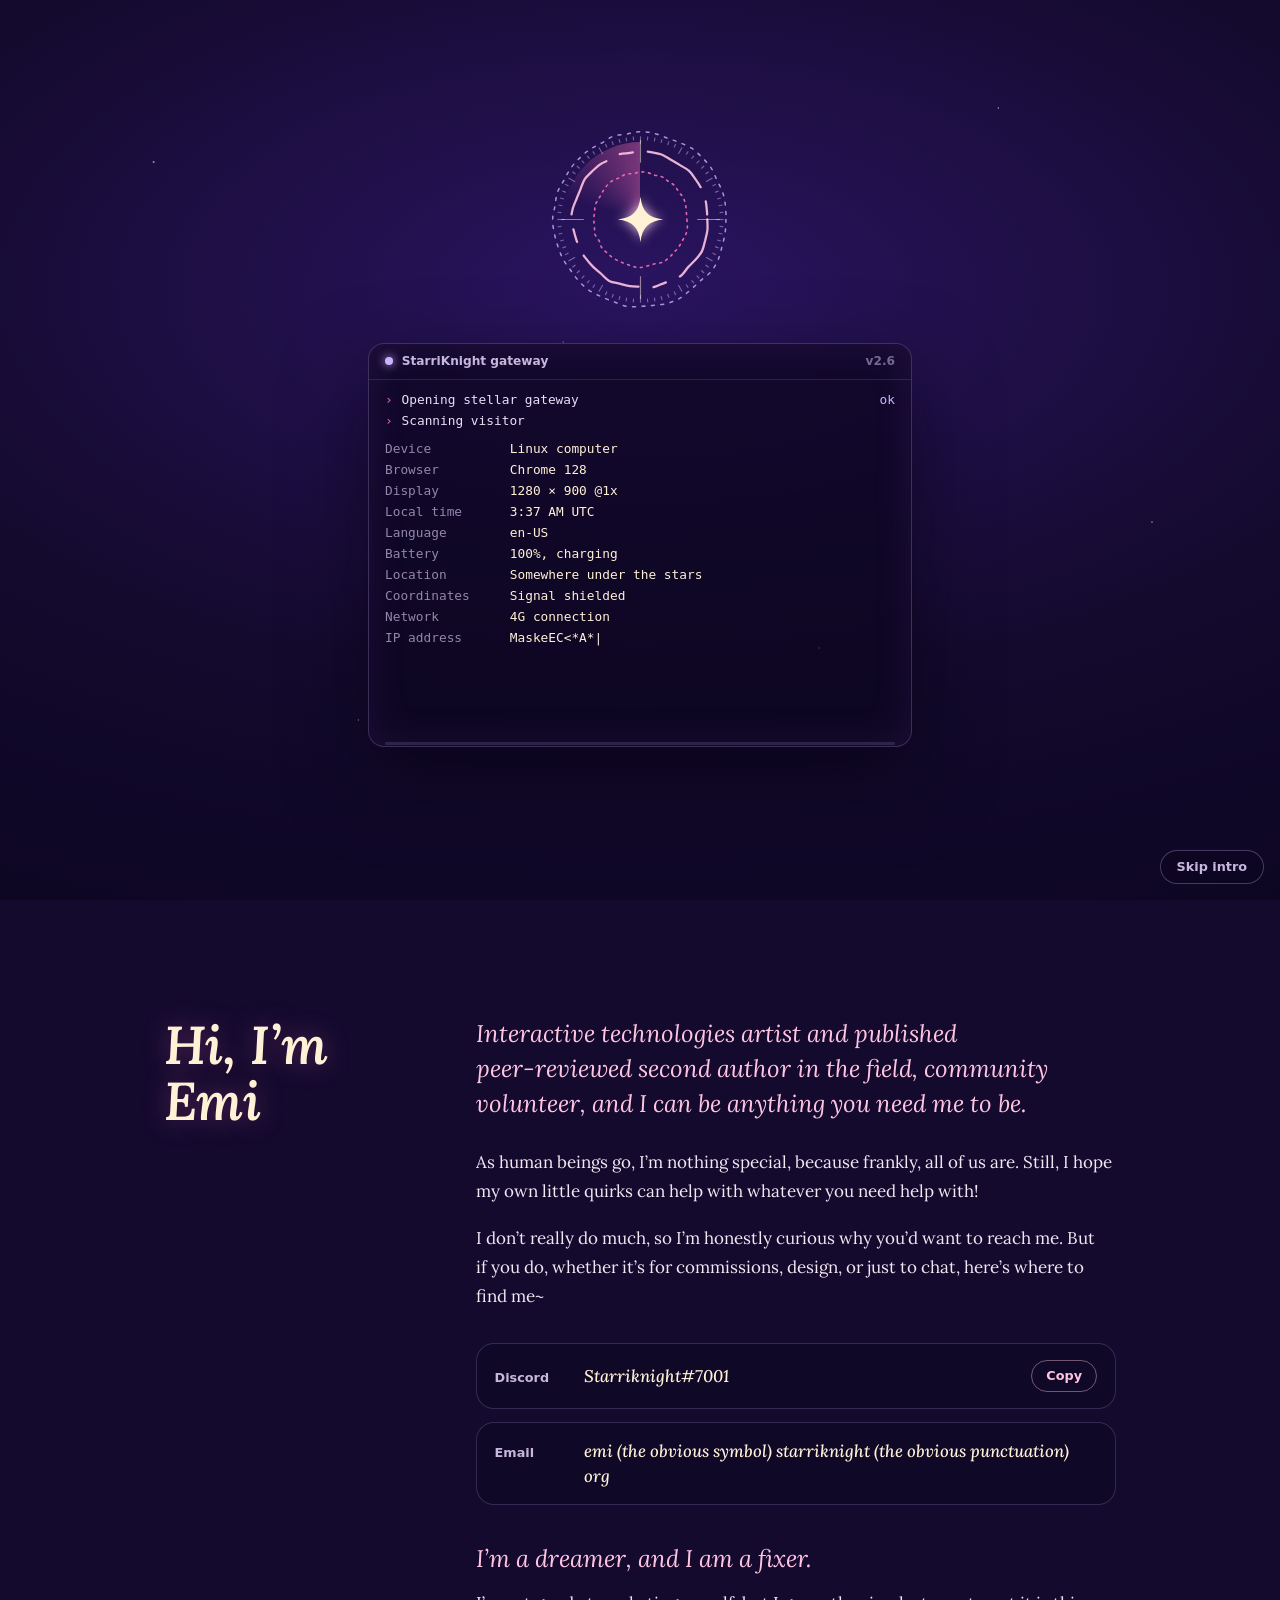
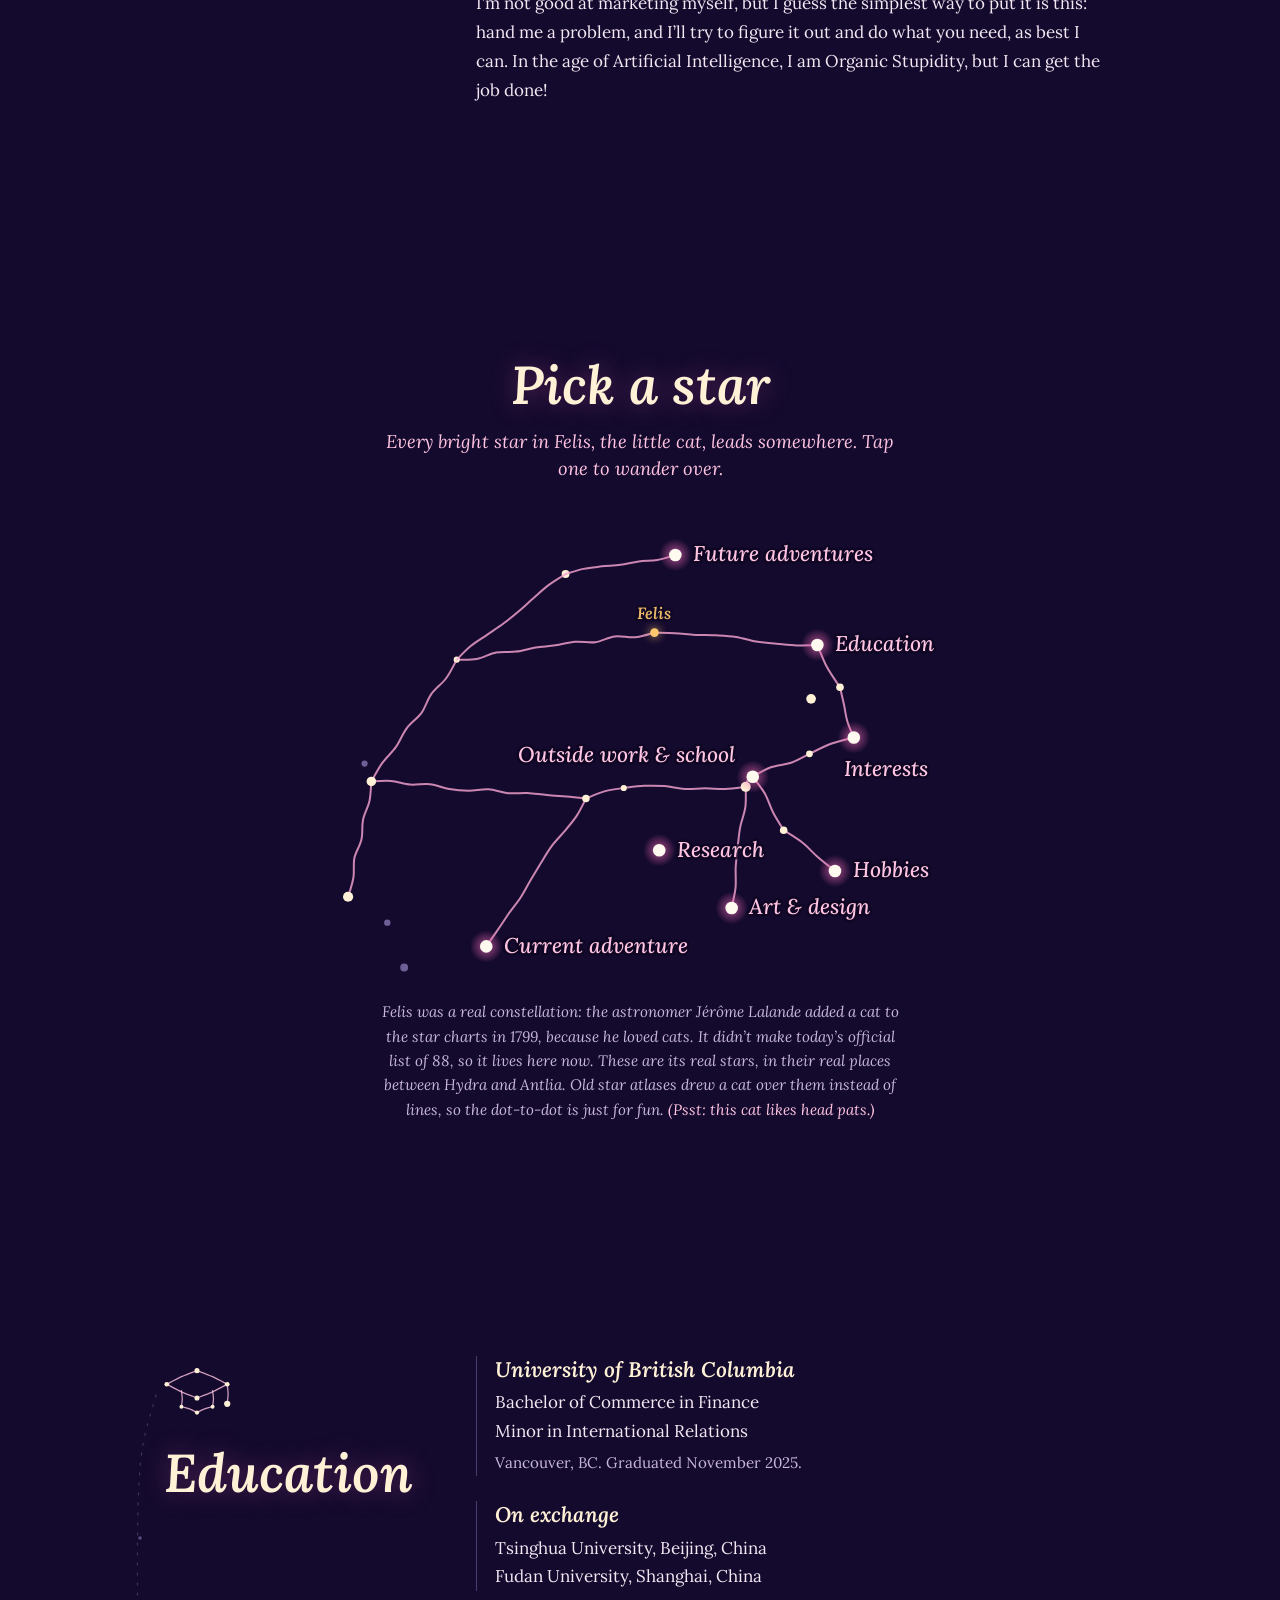
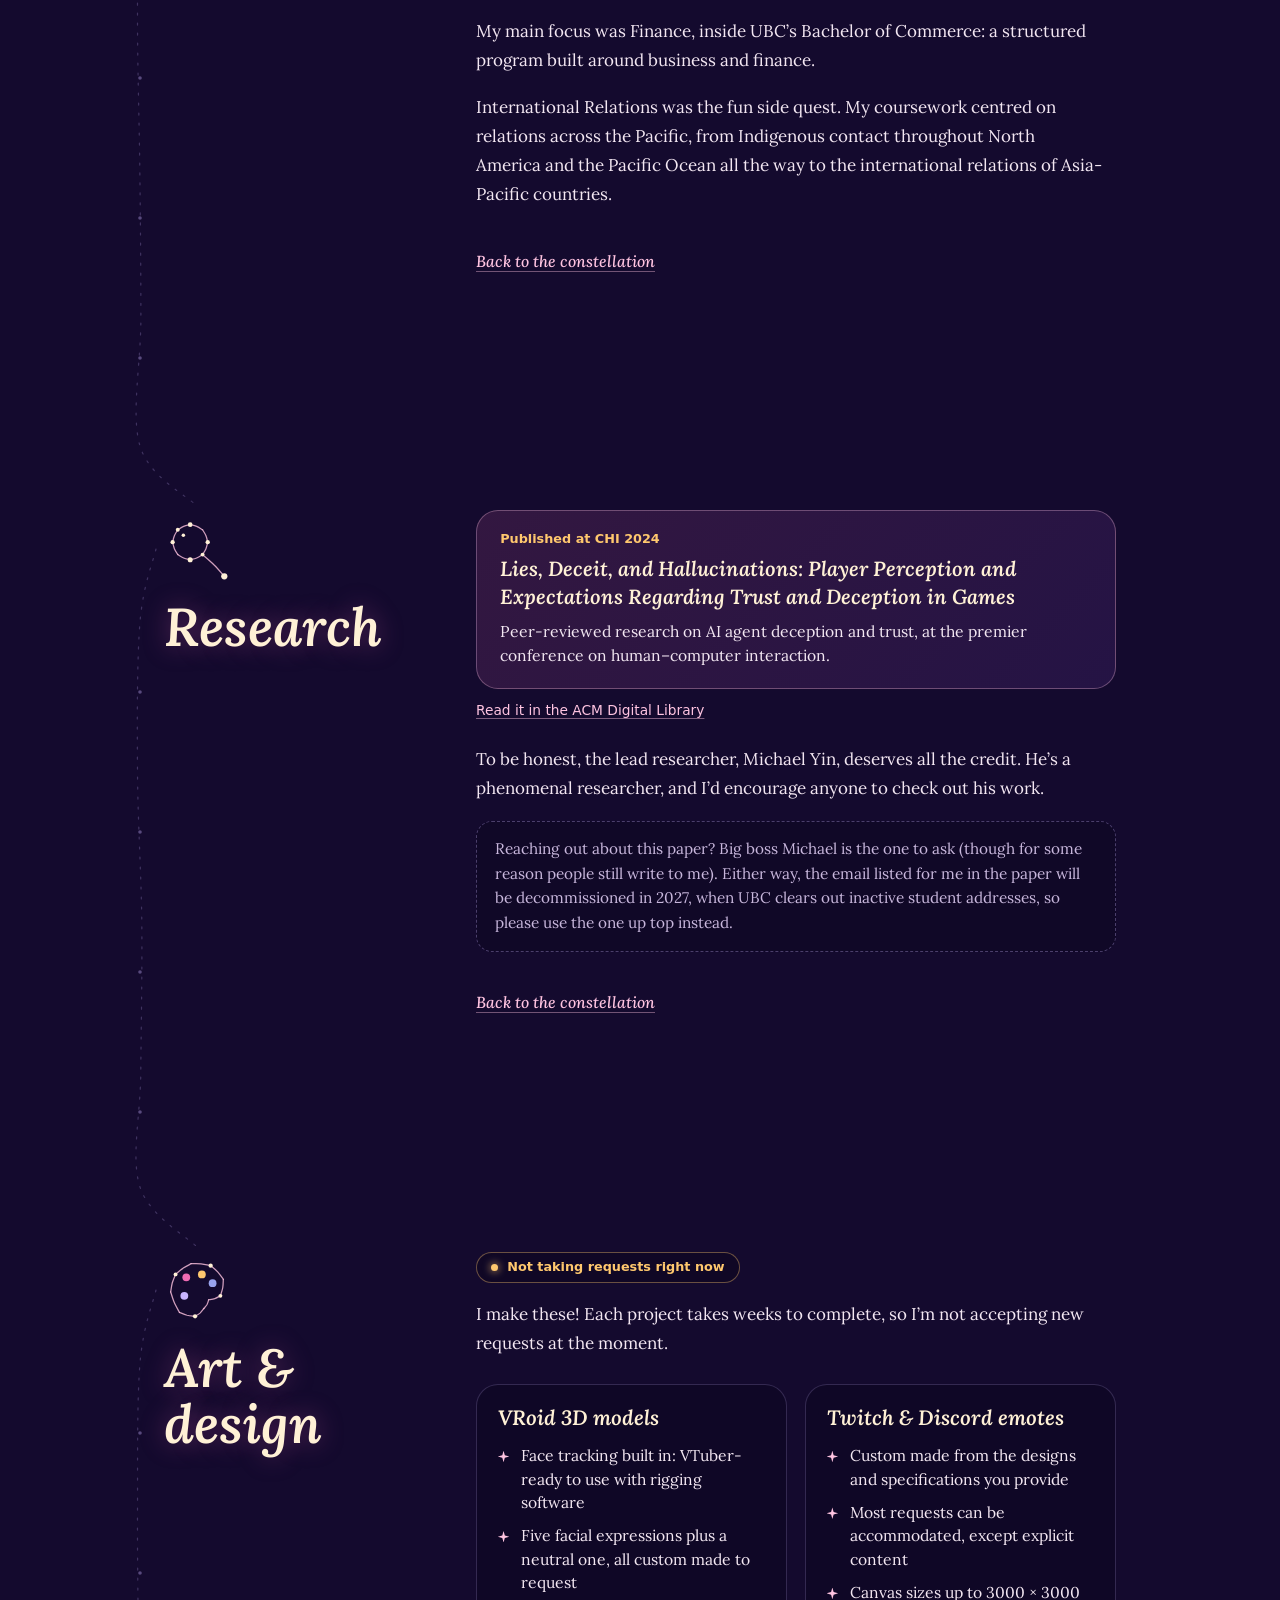
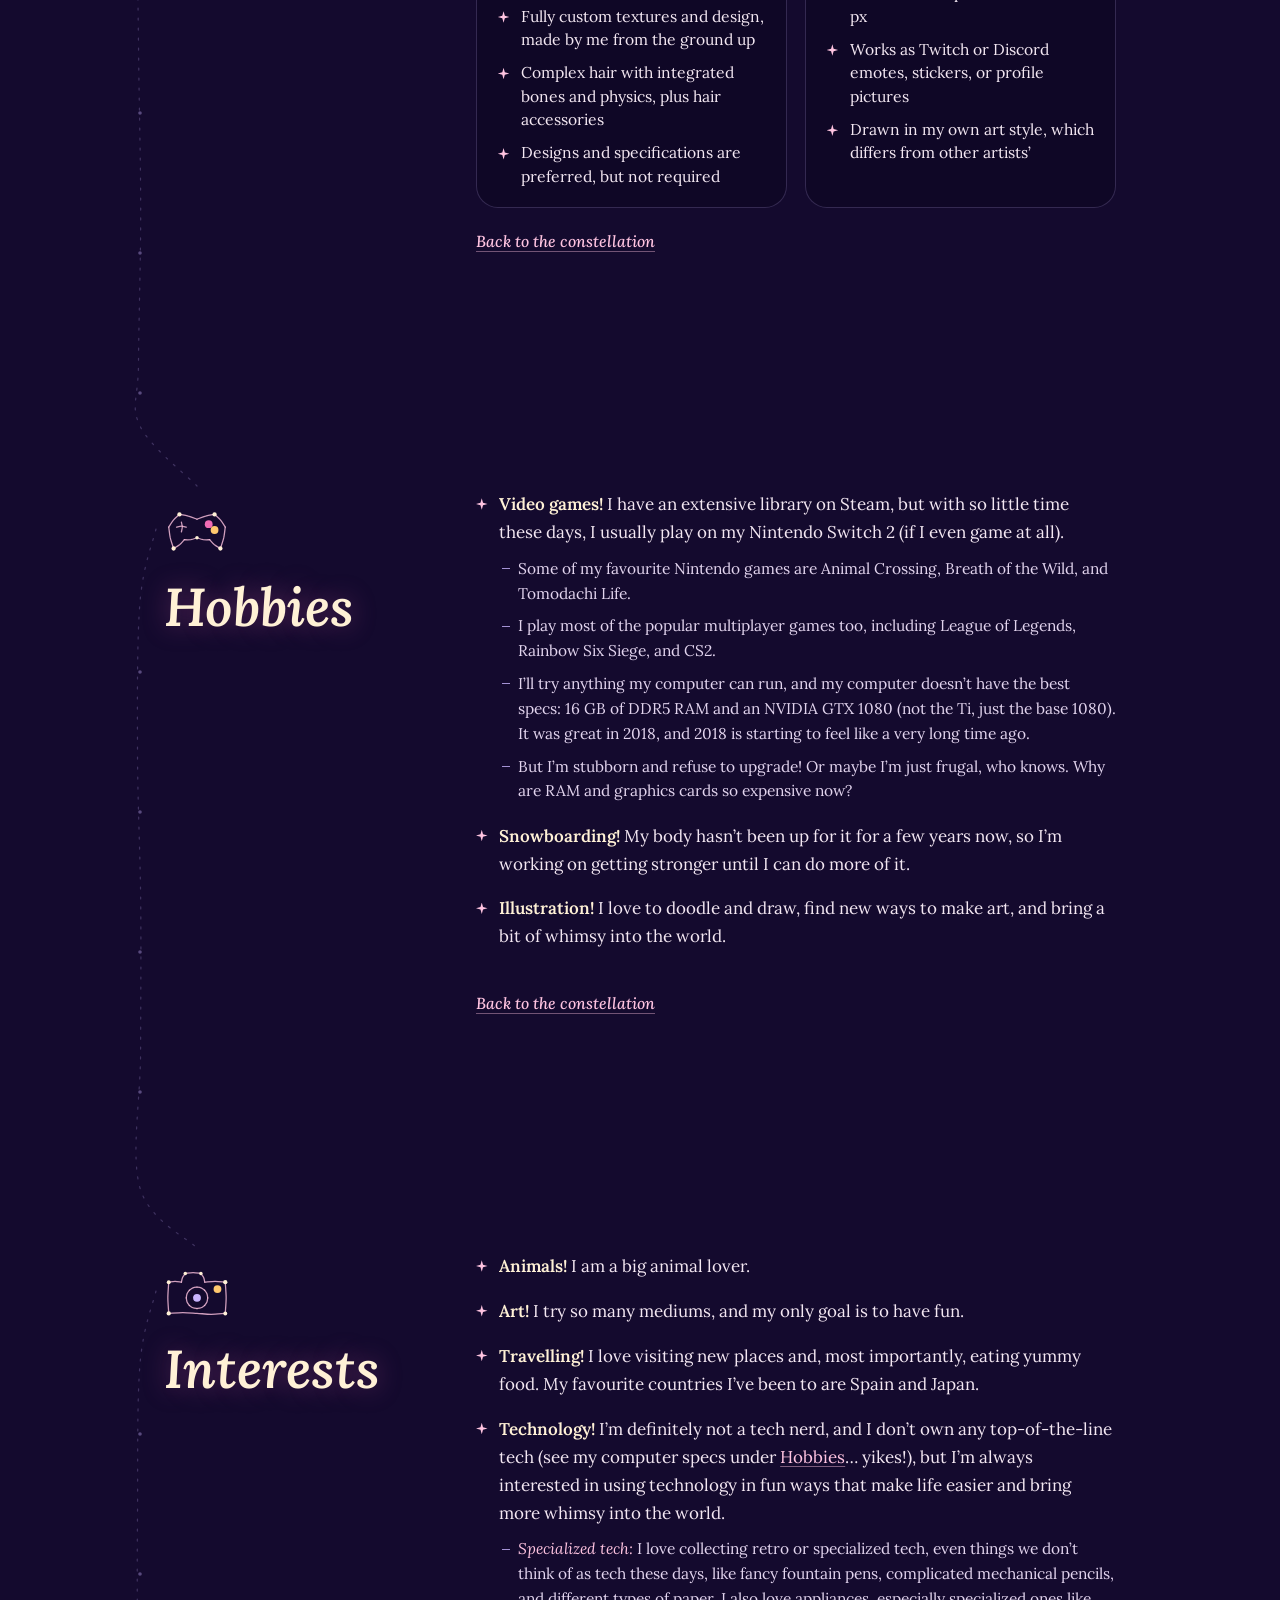
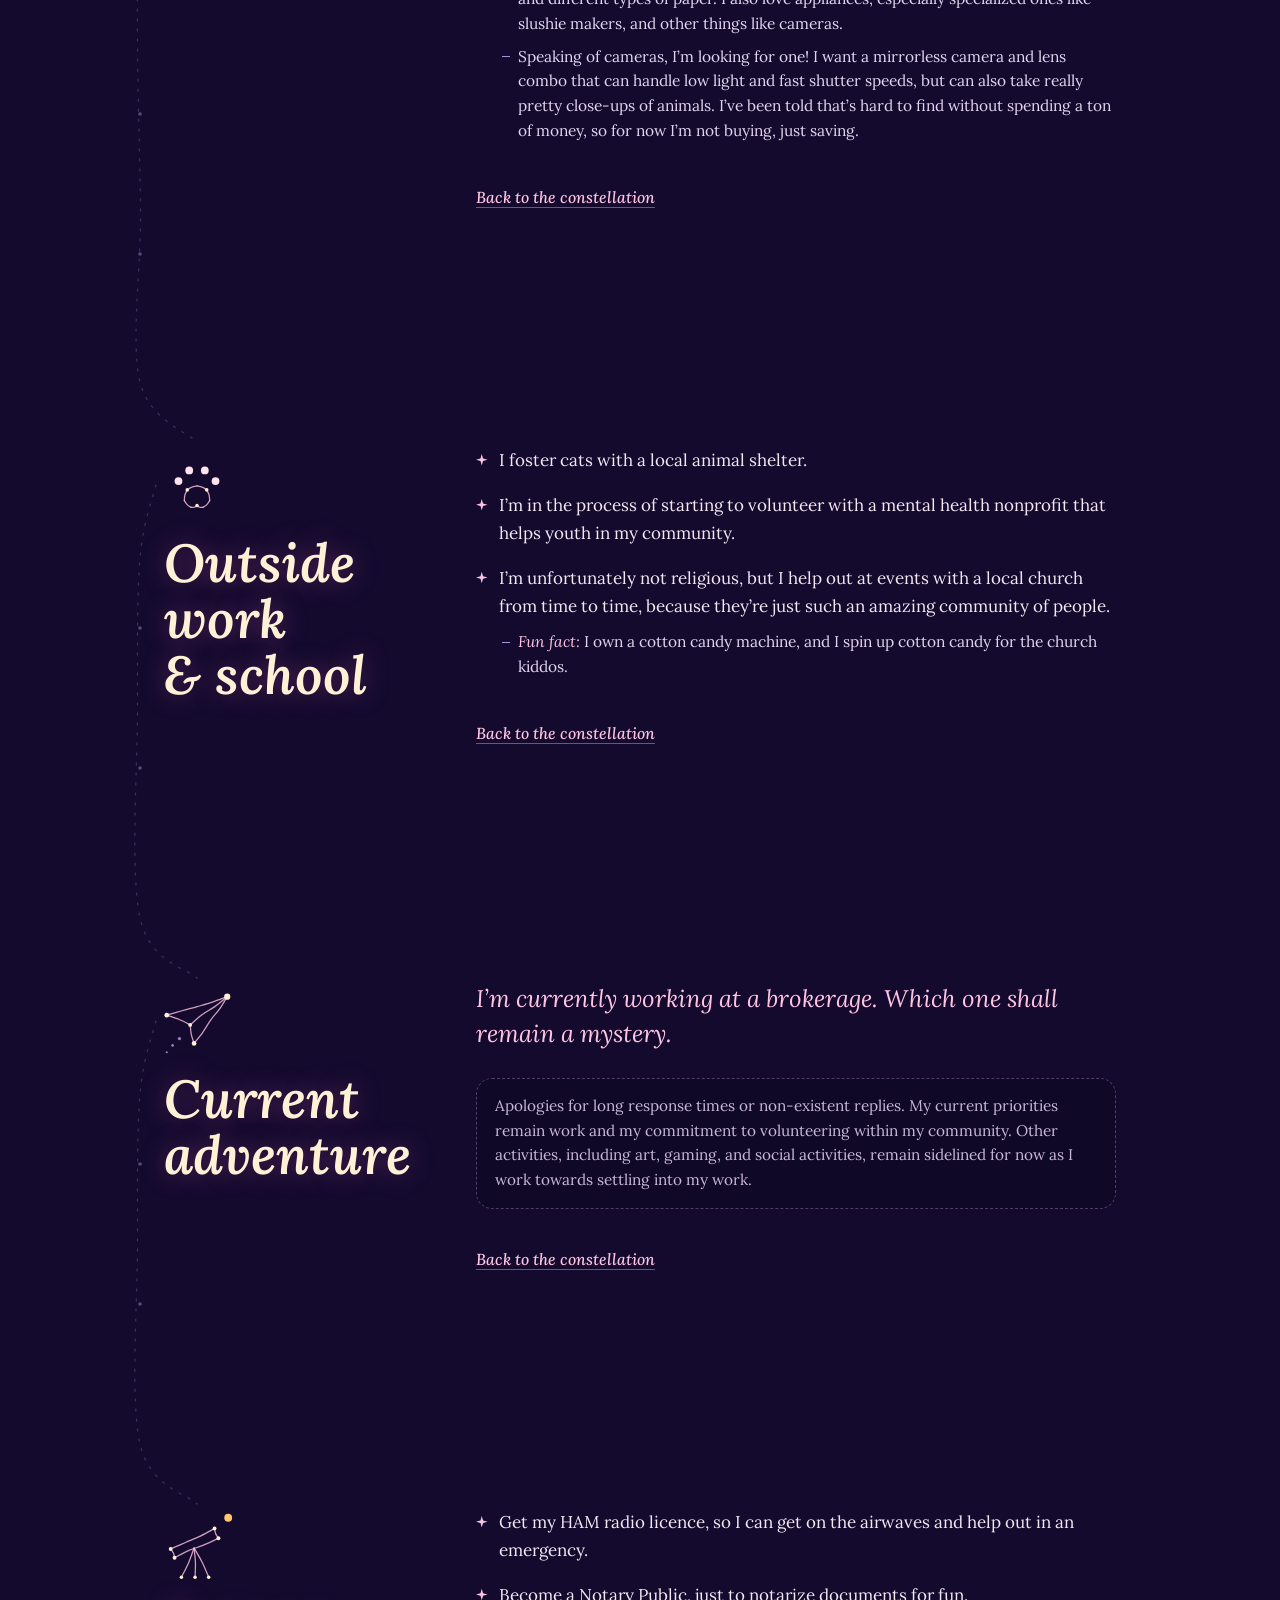
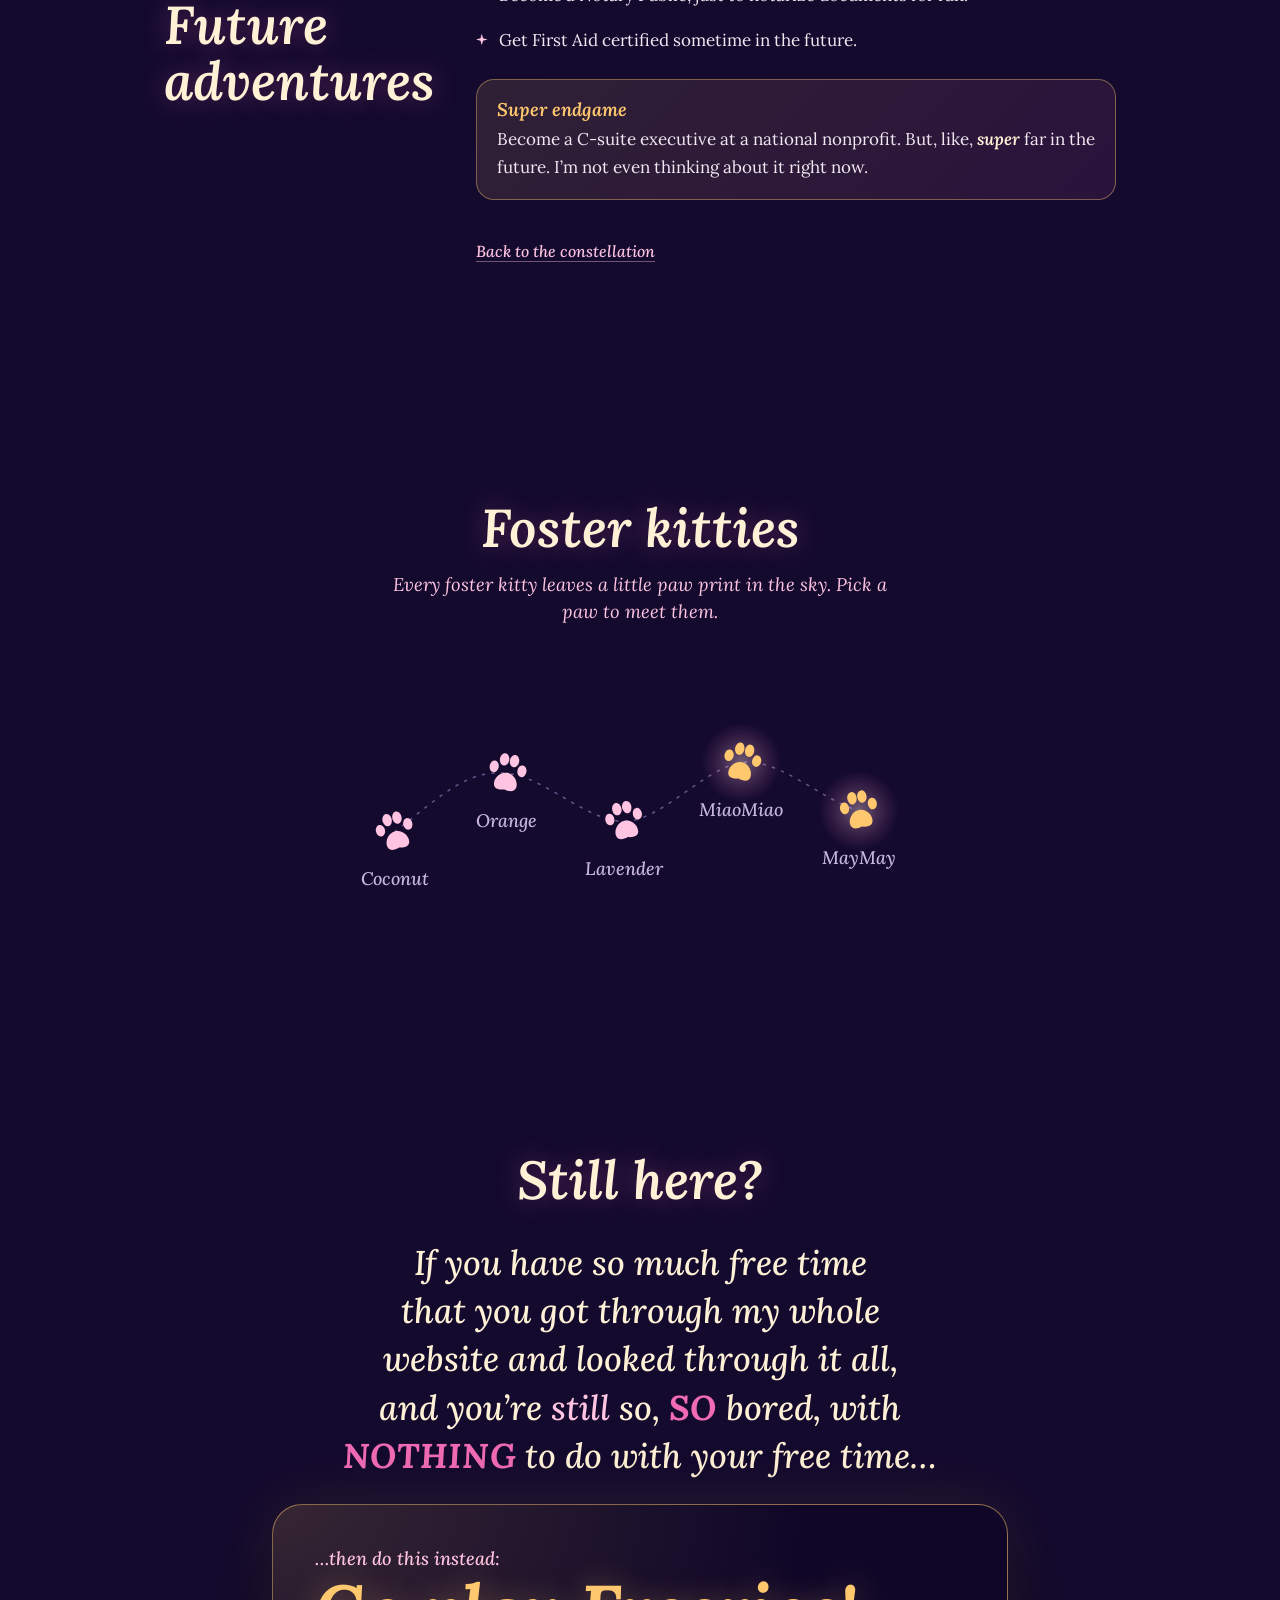
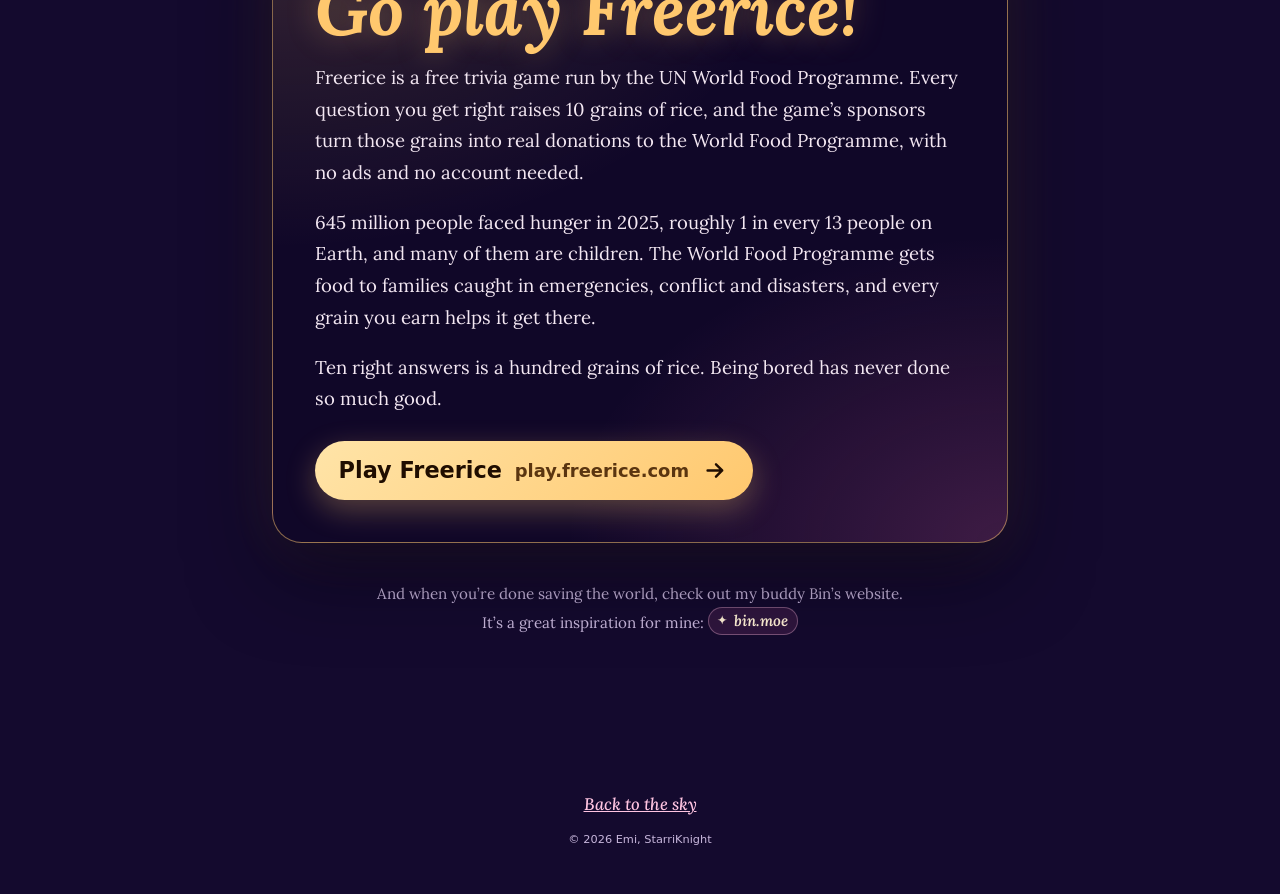
<file: index.html>
<!doctype html>
<html lang="en" class="no-js">
<head>
  <meta charset="utf-8">
  <meta name="viewport" content="width=device-width, initial-scale=1, viewport-fit=cover">
  <!-- Keep this page (and its pictures) out of search engines. Don't block it in a
       robots.txt: crawlers then never see this tag, and the page can still be listed. -->
  <meta name="robots" content="noindex, nofollow, noimageindex">
  <title>StarriKnight — Emi</title>
  <meta name="description" content="Emi's little corner of the night sky: 3D models and emotes, research, hobbies, little adventures, and how to say hi.">
  <meta name="theme-color" content="#140a2e">
  <meta name="color-scheme" content="dark">

  <meta property="og:type" content="website">
  <meta property="og:site_name" content="StarriKnight">
  <meta property="og:title" content="StarriKnight — Emi">
  <meta property="og:description" content="Emi's little corner of the night sky. Tap a star to light it up, or paint your own.">
  <meta property="og:url" content="https://starriknight.org/">
  <meta property="og:image" content="https://starriknight.org/assets/img/og-image.jpg">
  <meta property="og:image:width" content="1200">
  <meta property="og:image:height" content="630">
  <meta name="twitter:card" content="summary_large_image">

  <link rel="icon" href="assets/img/favicon.svg" type="image/svg+xml">
  <link rel="icon" href="assets/img/favicon-32.png" sizes="32x32" type="image/png">
  <link rel="apple-touch-icon" href="assets/img/apple-touch-icon.png">
  <link rel="manifest" href="site.webmanifest">

  <link rel="preload" href="assets/fonts/Lora-Italic-Variable.woff2" as="font" type="font/woff2" crossorigin>
  <link rel="stylesheet" href="assets/css/site.css">

  <script>
    /* Decide which entrance plays before the first paint, so nothing flashes.
       full    = the "secure gateway" scan        (first visit in this tab)
       nfc     = the "tap access via NFC" drop-in  (/nfc/, ?nfc, or an nfc. subdomain)
       airdrop = arrives like a shared photo       (/airdrop/ or ?airdrop)
       brief   = a quick "welcome back"            (already entered in this tab)   */
    (function () {
      var d = document.documentElement, q = location.search, mode = 'full';
      d.className = d.className.replace('no-js', 'js');
      try {
        if (/[?&]nfc(=|&|$)/.test(q) || /^nfc\./i.test(location.hostname)) mode = 'nfc';
        else if (/[?&]airdrop(=|&|$)/.test(q) || /^airdrop\./i.test(location.hostname)) mode = 'airdrop';
        else if (/[?&]intro(=|&|$)/.test(q)) mode = 'full';
        else if (sessionStorage.getItem('sk-pass')) mode = 'brief';
      } catch (e) {}
      d.setAttribute('data-gate', mode);
      d.classList.add('gate-open');
    })();
  </script>
  <script src="assets/js/skystate.js" defer></script>
  <script src="assets/js/sky.js" defer></script>
  <script src="assets/js/gate.js" defer></script>
  <script src="assets/js/site.js" defer></script>
</head>
<body>
  <!-- Entrance overlay. gate.js fills it in; until then it's just the night veil. -->
  <div class="gate" id="gate"><div class="gate__veil"></div></div>
  <noscript><style>.gate { display: none !important; } html.gate-open { overflow: auto; }</style></noscript>

  <!-- The painting: sky, living brushwork, land, cypress -->
  <div class="sky" id="sky" aria-hidden="true">
    <canvas class="sky__paint"></canvas>
    <canvas class="sky__live"></canvas>
    <canvas class="sky__land"></canvas>
    <canvas class="sky__cypress"></canvas>
  </div>
  <div class="scrim" aria-hidden="true"></div>

  <header class="bar" data-ui>
    <a class="bar__mark" href="#top" aria-label="Back to the top">
      <svg viewBox="0 0 32 32" aria-hidden="true"><path d="M16 2.5c.9 6.6 3.9 9.6 10.5 10.5-6.6.9-9.6 3.9-10.5 10.5-.9-6.6-3.9-9.6-10.5-10.5C12.1 12.1 15.1 9.1 16 2.5z"/><circle cx="25.5" cy="25" r="2.2"/></svg>
    </a>

    <div class="bar__tools">
      <button class="wx" type="button" aria-expanded="false" aria-controls="wx-panel" hidden>
        <svg class="wx__icon wxi" viewBox="0 0 24 24" aria-hidden="true"></svg>
        <span class="wx__temp"></span>
        <span class="sr-only">Weather and sky</span>
      </button>

      <button class="bar__btn sound" type="button" aria-pressed="false" title="Star sounds">
        <svg viewBox="0 0 24 24" aria-hidden="true">
          <path class="sound__body" d="M4 9.5h3.2L12 5.5v13l-4.8-4H4z"/>
          <path class="sound__wave" d="M15.5 9a4.2 4.2 0 0 1 0 6M18 6.5a7.6 7.6 0 0 1 0 11"/>
          <path class="sound__mute" d="M15.5 9.5l5 5m0-5l-5 5"/>
        </svg>
        <span class="sr-only">Star sounds</span>
      </button>

      <button class="pass" type="button" aria-expanded="false" aria-controls="pass-panel" hidden>
        <span class="pass__dot" aria-hidden="true"></span>
        <span class="pass__label">Guest pass</span>
      </button>
    </div>

    <div class="pass-panel" id="pass-panel" role="dialog" aria-label="Your guest pass" hidden>
      <p class="pass-panel__title">Guest pass</p>
      <dl class="pass-panel__rows"></dl>
      <!-- A pocket star map: Felis again, small, for jumping around the page -->
      <nav class="pass-map" aria-label="Star map of this page">
        <p class="pass-map__label">Star map</p>
        <svg class="pass-map__sky" viewBox="0 0 560 362" aria-hidden="true"></svg>
        <ul class="pass-map__links">
          <li><a href="#hello">Hi, I’m Emi</a></li>
          <li><a href="#education" data-map="ear">Education</a></li>
          <li><a href="#research" data-map="gem">Research</a></li>
          <li><a href="#art" data-map="fpaw">Art &amp; design</a></li>
          <li><a href="#hobbies" data-map="raised">Hobbies</a></li>
          <li><a href="#interests" data-map="nose">Interests</a></li>
          <li><a href="#outside" data-map="heart">Outside work &amp; school</a></li>
          <li><a href="#now" data-map="hpaw2">Current adventure</a></li>
          <li><a href="#future" data-map="tip">Future adventures</a></li>
          <li><a href="#kitties">Foster kitties</a></li>
          <li><a href="#still-here">Still here?</a></li>
        </ul>
      </nav>
      <p class="pass-panel__note">Read from your browser for this visit only. Nothing is saved.</p>
      <p class="pass-panel__note">If the amount of information found here worries you, be more scared of big tech companies! I have no motive or reason to collect this data, and I couldn’t anyway: this site is lovingly hosted by GitHub Pages, which can only hand out the site’s files. There’s no database or server behind it to store anything.</p>
    </div>

    <div class="pass-panel wx-panel" id="wx-panel" role="dialog" aria-label="Your sky and weather" hidden>
      <p class="pass-panel__title wx-panel__place"></p>
      <div class="wx-panel__now"></div>
      <ol class="wx-panel__days"></ol>
      <p class="wx-panel__label">The sky above this page</p>
      <div class="wx-panel__modes" role="group" aria-label="Sky">
        <button type="button" data-sky-mode="live" aria-pressed="true">Follows your time &amp; weather</button>
        <button type="button" data-sky-mode="night" aria-pressed="false">Always a starry night</button>
      </div>
      <p class="pass-panel__note wx-panel__credit">Weather by <a href="https://open-meteo.com/" target="_blank" rel="noopener">Open-Meteo</a>, for the rough location your entrance scan found.</p>
    </div>
  </header>

  <!-- Pops up when a visitor catches a shooting star. Wishes never leave the visitor's browser. -->
  <div class="wish" id="wish" role="dialog" aria-labelledby="wish-title" aria-describedby="wish-note" data-ui hidden>
    <svg class="wish__star" viewBox="0 0 32 32" aria-hidden="true"><path d="M16 2.5c.9 6.6 3.9 9.6 10.5 10.5-6.6.9-9.6 3.9-10.5 10.5-.9-6.6-3.9-9.6-10.5-10.5C12.1 12.1 15.1 9.1 16 2.5z"/></svg>
    <p class="wish__title" id="wish-title">You caught a shooting star!</p>
    <p class="wish__sub">Make a wish!</p>
    <form class="wish__form" autocomplete="off">
      <label class="sr-only" for="wish-text">Your wish (optional)</label>
      <input class="wish__input" id="wish-text" type="text" maxlength="120" placeholder="Whisper it here, or just think it">
      <div class="wish__actions">
        <button class="wish__go" type="submit">Make my wish</button>
        <button class="wish__later" type="button">Maybe later</button>
      </div>
    </form>
    <p class="wish__note" id="wish-note">Wishes aren’t saved or sent anywhere. They just float up into the sky.</p>
  </div>

  <main>
    <!-- ============ The painting's title ============ -->
    <section class="hero" id="top" aria-labelledby="title">
      <div class="hero__block">
        <h1 class="hero__title" id="title">Starri<wbr>Knight</h1>
        <svg class="hero__swash" viewBox="0 0 600 64" preserveAspectRatio="none" aria-hidden="true">
          <path class="swash swash--glow"/>
          <path class="swash swash--pink"/>
          <path class="swash swash--blush" transform="translate(0 -2.4)"/>
        </svg>
        <p class="hero__lede">Welcome to my little corner of the night sky.</p>
        <p class="hero__hint">
          <svg viewBox="0 0 32 32" aria-hidden="true"><path d="M16 2.5c.9 6.6 3.9 9.6 10.5 10.5-6.6.9-9.6 3.9-10.5 10.5-.9-6.6-3.9-9.6-10.5-10.5C12.1 12.1 15.1 9.1 16 2.5z"/></svg>
          <span class="hint-hover">Click a star to light it up, or click the sky to paint a new one.</span>
          <span class="hint-touch">Tap a star to light it up, or tap the sky to paint a new one.</span>
        </p>
        <p class="hero__hint hero__hint--meteor">
          <svg viewBox="0 0 32 32" aria-hidden="true"><path d="M4 28L19 13M23 9.5c.6 3.6 2.3 5.3 5.9 5.9-3.6.6-5.3 2.3-5.9 5.9-.6-3.6-2.3-5.3-5.9-5.9 3.6-.6 5.3-2.3 5.9-5.9z"/></svg>
          <span>Sometimes a shooting star comes by. Try to catch it!</span>
        </p>
        <a class="hero__more" href="#hello" data-ui>
          <span>Come say hi</span>
          <svg viewBox="0 0 24 24" aria-hidden="true"><path d="M12 4v15m0 0l-5.5-5.5M12 19l5.5-5.5"/></svg>
        </a>
      </div>
    </section>

    <!-- ============ Hello ============ -->
    <section class="chapter chapter--hello" id="hello" aria-labelledby="hello-title" data-ui>
      <div class="chapter__head">
        <h2 class="chapter__title" id="hello-title">Hi, I’m Emi</h2>
      </div>
      <div class="chapter__body">
        <p class="lead">Interactive technologies artist and published <span class="nowrap">peer-reviewed</span> second author in the field, community volunteer, and I can be anything you need me to be.</p>
        <p>As human beings go, I’m nothing special, because frankly, all of us are. Still, I hope my own little quirks can help with whatever you need help with!</p>
        <p>I don’t really do much, so I’m honestly curious why you’d want to reach me. But if you do, whether it’s for commissions, design, or just to chat, here’s where to find me~</p>

        <dl class="contact">
          <div class="contact__row">
            <dt>Discord</dt>
            <dd>
              <span class="contact__value">Starriknight#7001</span>
              <span class="contact__actions">
                <button class="chip" type="button" data-copy="Starriknight#7001">Copy</button>
              </span>
            </dd>
          </div>
          <div class="contact__row">
            <dt>Email</dt>
            <dd>
              <!-- Written as a riddle on purpose, so bots that scrape pages for addresses can't read it. -->
              <span class="contact__value">emi (the obvious symbol) starriknight (the obvious punctuation) org</span>
            </dd>
          </div>
        </dl>

        <p class="lead closing">I’m a dreamer, and I am a fixer.</p>
        <p>I’m not good at marketing myself, but I guess the simplest way to put it is this: hand me a problem, and I’ll try to figure it out and do what you need, as best I can. In the age of Artificial Intelligence, I am Organic Stupidity, but I can get the job done!</p>
      </div>
    </section>

    <!-- ============ The constellation map ============ -->
    <section class="chapter chapter--map" id="map" aria-labelledby="map-title" data-ui>
      <div class="chapter__head">
        <h2 class="chapter__title" id="map-title">Pick a star</h2>
        <p class="chapter__sub">Every bright star in Felis, the little cat, leads somewhere. Tap one to wander over.</p>
      </div>

      <figure class="felis">
        <!-- Felis drawn from its real stars, in their real positions (north up, east left, like a sky chart).
             The figure lives in FELIS in assets/js/site.js. -->
        <svg viewBox="0 0 560 362" role="group" aria-labelledby="felis-caption">
          <defs>
            <radialGradient id="navGlow">
              <stop offset="0" stop-color="#ffe3ef" stop-opacity=".95"/>
              <stop offset=".4" stop-color="#f06bb4" stop-opacity=".4"/>
              <stop offset="1" stop-color="#f06bb4" stop-opacity="0"/>
            </radialGradient>
          </defs>
          <g class="felis__lines"></g>
          <g class="felis__dots"></g>
          <!-- tap the cat's head to make it purr (three quick taps for a surprise) -->
          <ellipse class="felis__head" cx="430" cy="143" rx="38" ry="50" role="button" tabindex="0" aria-label="Pet the cat"/>
          <!-- the real star officially named "Felis" -->
          <g class="felis__named" role="button" tabindex="0" aria-label="About the star named Felis" data-star="back">
            <circle class="named__hit" r="16"/><circle class="named__core" r="3.4"/>
            <text class="named__label" dy="-11" text-anchor="middle">Felis</text>
          </g>
          <!-- One bright star per chapter. data-star names a point in FELIS; dx/dy place the label. -->
          <a class="felis__nav" href="#education" data-star="ear" aria-label="Education">
            <circle class="nav__hit" r="19"/><circle class="nav__halo" r="13"/><circle class="nav__core" r="5"/>
            <text class="nav__label" dx="14" dy="5" text-anchor="start">Education</text>
          </a>
          <a class="felis__nav" href="#research" data-star="gem" aria-label="Research">
            <circle class="nav__hit" r="19"/><circle class="nav__halo" r="13"/><circle class="nav__core" r="5"/>
            <text class="nav__label" dx="14" dy="5" text-anchor="start">Research</text>
          </a>
          <a class="felis__nav" href="#interests" data-star="nose" aria-label="Interests">
            <circle class="nav__hit" r="19"/><circle class="nav__halo" r="13"/><circle class="nav__core" r="5"/>
            <text class="nav__label" dx="-8" dy="31" text-anchor="start">Interests</text>
          </a>
          <a class="felis__nav" href="#outside" data-star="heart" aria-label="Outside work and school">
            <circle class="nav__hit" r="19"/><circle class="nav__halo" r="13"/><circle class="nav__core" r="5"/>
            <text class="nav__label" dx="-14" dy="-12" text-anchor="end">Outside work &amp; school</text>
          </a>
          <a class="felis__nav" href="#hobbies" data-star="raised" aria-label="Hobbies">
            <circle class="nav__hit" r="19"/><circle class="nav__halo" r="13"/><circle class="nav__core" r="5"/>
            <text class="nav__label" dx="14" dy="5" text-anchor="start">Hobbies</text>
          </a>
          <a class="felis__nav" href="#art" data-star="fpaw" aria-label="Art and design">
            <circle class="nav__hit" r="19"/><circle class="nav__halo" r="13"/><circle class="nav__core" r="5"/>
            <text class="nav__label" dx="14" dy="5" text-anchor="start">Art &amp; design</text>
          </a>
          <a class="felis__nav" href="#now" data-star="hpaw2" aria-label="Current adventure">
            <circle class="nav__hit" r="19"/><circle class="nav__halo" r="13"/><circle class="nav__core" r="5"/>
            <text class="nav__label" dx="14" dy="5" text-anchor="start">Current adventure</text>
          </a>
          <!-- the tail (and its star) flicks now and then -->
          <g class="felis__tail">
            <g class="felis__tail-lines"></g>
            <a class="felis__nav" href="#future" data-star="tip" aria-label="Future adventures">
              <circle class="nav__hit" r="19"/><circle class="nav__halo" r="13"/><circle class="nav__core" r="5"/>
              <text class="nav__label" dx="14" dy="5" text-anchor="start">Future adventures</text>
            </a>
          </g>
        </svg>
        <p class="felis__fact" hidden>That’s HD 85951, the brightest star of Felis. In 2018 the IAU officially named it “Felis,” so the cat still has a star of its own.</p>
        <p class="felis__purr" aria-hidden="true">prrr~</p>
        <figcaption id="felis-caption">Felis was a real constellation: the astronomer Jérôme Lalande added a cat to the star charts in 1799, because he loved cats. It didn’t make today’s official list of 88, so it lives here now. These are its real stars, in their real places between Hydra and Antlia. Old star atlases drew a cat over them instead of lines, so the dot-to-dot is just for fun. <span class="felis__psst">(Psst: this cat likes head pats.)</span></figcaption>
      </figure>
    </section>

    <!-- ============ Education ============ -->
    <section class="chapter" id="education" aria-labelledby="education-title" data-ui>
      <div class="chapter__head">
        <svg class="glyph" viewBox="0 0 80 80" aria-hidden="true" data-glyph="education"></svg>
        <h2 class="chapter__title" id="education-title">Education</h2>
      </div>
      <div class="chapter__body">
        <div class="entry">
          <h3 class="entry__name">University of British Columbia</h3>
          <p class="entry__what">Bachelor of Commerce in Finance<br>Minor in International Relations</p>
          <p class="entry__when">Vancouver, BC. Graduated November 2025.</p>
        </div>
        <div class="entry">
          <h3 class="entry__name">On exchange</h3>
          <p class="entry__what">Tsinghua University, Beijing, China<br>Fudan University, Shanghai, China</p>
        </div>
        <p>My main focus was Finance, inside UBC’s Bachelor of Commerce: a structured program built around business and finance.</p>
        <p>International Relations was the fun side quest. My coursework centred on relations across the Pacific, from Indigenous contact throughout North America and the Pacific Ocean all the way to the international relations of Asia-Pacific countries.</p>
        <a class="back" href="#map">Back to the constellation</a>
      </div>
    </section>

    <!-- ============ Research ============ -->
    <section class="chapter" id="research" aria-labelledby="research-title" data-ui>
      <div class="chapter__head">
        <svg class="glyph" viewBox="0 0 80 80" aria-hidden="true" data-glyph="research"></svg>
        <h2 class="chapter__title" id="research-title">Research</h2>
      </div>
      <div class="chapter__body">
        <a class="paper" href="https://programs.sigchi.org/chi/2024/program/content/146790" target="_blank" rel="noopener">
          <span class="paper__venue">Published at CHI 2024</span>
          <span class="paper__title">Lies, Deceit, and Hallucinations: Player Perception and Expectations Regarding Trust and Deception in Games</span>
          <span class="paper__desc">Peer-reviewed research on AI agent deception and trust, at the premier conference on human–computer interaction.</span>
        </a>
        <p class="paper__alt"><a href="https://doi.org/10.1145/3613904.3642253" target="_blank" rel="noopener">Read it in the ACM Digital Library</a></p>
        <p>To be honest, the lead researcher, Michael Yin, deserves all the credit. He’s a phenomenal researcher, and I’d encourage anyone to check out his work.</p>
        <p class="note">Reaching out about this paper? Big boss Michael is the one to ask (though for some reason people still write to me). Either way, the email listed for me in the paper will be decommissioned in 2027, when UBC clears out inactive student addresses, so please use the one up top instead.</p>
        <a class="back" href="#map">Back to the constellation</a>
      </div>
    </section>

    <!-- ============ Art & design ============ -->
    <section class="chapter" id="art" aria-labelledby="art-title" data-ui>
      <div class="chapter__head">
        <svg class="glyph" viewBox="0 0 80 80" aria-hidden="true" data-glyph="art"></svg>
        <h2 class="chapter__title" id="art-title">Art &amp; design</h2>
      </div>
      <div class="chapter__body">
        <!-- To open requests again, change this line (and the sentence below it). -->
        <p class="status"><span class="status__dot" aria-hidden="true"></span>Not taking requests right now</p>
        <p>I make these! Each project takes weeks to complete, so I’m not accepting new requests at the moment.</p>
        <div class="offers">
          <article class="offer">
            <h3 class="offer__name">VRoid 3D models</h3>
            <ul class="starlist">
              <li>Face tracking built in: VTuber-ready to use with rigging software</li>
              <li>Five facial expressions plus a neutral one, all custom made to request</li>
              <li>Fully custom textures and design, made by me from the ground up</li>
              <li>Complex hair with integrated bones and physics, plus hair accessories</li>
              <li>Designs and specifications are preferred, but not required</li>
            </ul>
          </article>
          <article class="offer">
            <h3 class="offer__name">Twitch &amp; Discord emotes</h3>
            <ul class="starlist">
              <li>Custom made from the designs and specifications you provide</li>
              <li>Most requests can be accommodated, except explicit content</li>
              <li>Canvas sizes up to 3000 × 3000 px</li>
              <li>Works as Twitch or Discord emotes, stickers, or profile pictures</li>
              <li>Drawn in my own art style, which differs from other artists’</li>
            </ul>
          </article>
        </div>
        <a class="back" href="#map">Back to the constellation</a>
      </div>
    </section>

    <!-- ============ Hobbies ============ -->
    <section class="chapter" id="hobbies" aria-labelledby="hobbies-title" data-ui>
      <div class="chapter__head">
        <svg class="glyph" viewBox="0 0 80 80" aria-hidden="true" data-glyph="hobbies"></svg>
        <h2 class="chapter__title" id="hobbies-title">Hobbies</h2>
      </div>
      <div class="chapter__body">
        <ul class="starlist">
          <li><strong>Video games!</strong> I have an extensive library on Steam, but with so little time these days, I usually play on my Nintendo Switch 2 (if I even game at all).
            <ul class="sublist">
              <li>Some of my favourite Nintendo games are Animal Crossing, Breath of the Wild, and Tomodachi Life.</li>
              <li>I play most of the popular multiplayer games too, including League of Legends, Rainbow Six Siege, and CS2.</li>
              <li>I’ll try anything my computer can run, and my computer doesn’t have the best specs: 16 GB of DDR5 RAM and an NVIDIA GTX 1080 (not the Ti, just the base 1080). It was great in 2018, and 2018 is starting to feel like a very long time ago.</li>
              <li>But I’m stubborn and refuse to upgrade! Or maybe I’m just frugal, who knows. Why are RAM and graphics cards so expensive now?</li>
            </ul>
          </li>
          <li><strong>Snowboarding!</strong> My body hasn’t been up for it for a few years now, so I’m working on getting stronger until I can do more of it.</li>
          <li><strong>Illustration!</strong> I love to doodle and draw, find new ways to make art, and bring a bit of whimsy into the world.</li>
        </ul>
        <a class="back" href="#map">Back to the constellation</a>
      </div>
    </section>

    <!-- ============ Interests ============ -->
    <section class="chapter" id="interests" aria-labelledby="interests-title" data-ui>
      <div class="chapter__head">
        <svg class="glyph" viewBox="0 0 80 80" aria-hidden="true" data-glyph="interests"></svg>
        <h2 class="chapter__title" id="interests-title">Interests</h2>
      </div>
      <div class="chapter__body">
        <ul class="starlist">
          <li><strong>Animals!</strong> I am a big animal lover.</li>
          <li><strong>Art!</strong> I try so many mediums, and my only goal is to have fun.</li>
          <li><strong>Travelling!</strong> I love visiting new places and, most importantly, eating yummy food. My favourite countries I’ve been to are Spain and Japan.</li>
          <li><strong>Technology!</strong> I’m definitely not a tech nerd, and I don’t own any top-of-the-line tech (see my computer specs under <a href="#hobbies">Hobbies</a>… yikes!), but I’m always interested in using technology in fun ways that make life easier and bring more whimsy into the world.
            <ul class="sublist">
              <li><em>Specialized tech:</em> I love collecting retro or specialized tech, even things we don’t think of as tech these days, like fancy fountain pens, complicated mechanical pencils, and different types of paper. I also love appliances, especially specialized ones like slushie makers, and other things like cameras.</li>
              <li>Speaking of cameras, I’m looking for one! I want a mirrorless camera and lens combo that can handle low light and fast shutter speeds, but can also take really pretty close-ups of animals. I’ve been told that’s hard to find without spending a ton of money, so for now I’m not buying, just saving.</li>
            </ul>
          </li>
        </ul>
        <a class="back" href="#map">Back to the constellation</a>
      </div>
    </section>

    <!-- ============ Outside work & school ============ -->
    <section class="chapter" id="outside" aria-labelledby="outside-title" data-ui>
      <div class="chapter__head">
        <svg class="glyph" viewBox="0 0 80 80" aria-hidden="true" data-glyph="outside"></svg>
        <h2 class="chapter__title" id="outside-title">Outside work &amp; school</h2>
      </div>
      <div class="chapter__body">
        <ul class="starlist">
          <li>I foster cats with a local animal shelter.</li>
          <li>I’m in the process of starting to volunteer with a mental health nonprofit that helps youth in my community.</li>
          <li>I’m unfortunately not religious, but I help out at events with a local church from time to time, because they’re just such an amazing community of people.
            <ul class="sublist">
              <li><em>Fun fact:</em> I own a cotton candy machine, and I spin up cotton candy for the church kiddos.</li>
            </ul>
          </li>
        </ul>
        <a class="back" href="#map">Back to the constellation</a>
      </div>
    </section>

    <!-- ============ Current adventure ============ -->
    <section class="chapter" id="now" aria-labelledby="now-title" data-ui>
      <div class="chapter__head">
        <svg class="glyph" viewBox="0 0 80 80" aria-hidden="true" data-glyph="now"></svg>
        <h2 class="chapter__title" id="now-title">Current adventure</h2>
      </div>
      <div class="chapter__body">
        <p class="lead">I’m currently working at a brokerage. Which one shall remain a mystery.</p>
        <p class="note">Apologies for long response times or non-existent replies. My current priorities remain work and my commitment to volunteering within my community. Other activities, including art, gaming, and social activities, remain sidelined for now as I work towards settling into my work.</p>
        <a class="back" href="#map">Back to the constellation</a>
      </div>
    </section>

    <!-- ============ Future adventures ============ -->
    <section class="chapter" id="future" aria-labelledby="future-title" data-ui>
      <div class="chapter__head">
        <svg class="glyph" viewBox="0 0 80 80" aria-hidden="true" data-glyph="future"></svg>
        <h2 class="chapter__title" id="future-title">Future adventures</h2>
      </div>
      <div class="chapter__body">
        <ul class="starlist">
          <li>Get my HAM radio licence, so I can get on the airwaves and help out in an emergency.</li>
          <li>Become a Notary Public, just to notarize documents for fun.</li>
          <li>Get First Aid certified sometime in the future.</li>
        </ul>
        <p class="endgame"><span class="endgame__label">Super endgame</span>Become a C-suite executive at a national nonprofit. But, like, <em>super</em> far in the future. I’m not even thinking about it right now.</p>
        <a class="back" href="#map">Back to the constellation</a>
      </div>
    </section>

    <!-- ============ Foster kitties ============ -->
    <section class="chapter chapter--kitties" id="kitties" aria-labelledby="kitties-title" data-ui>
      <div class="chapter__head">
        <h2 class="chapter__title" id="kitties-title">Foster kitties</h2>
        <p class="chapter__sub">Every foster kitty leaves a little paw print in the sky. Pick a paw to meet them.</p>
      </div>

      <figure class="pawtrail">
        <svg viewBox="0 0 600 230" role="group" aria-label="A trail of paw prints, one for each foster cat">
          <defs>
            <symbol id="pawprint" viewBox="0 0 40 40">
              <ellipse cx="8.5" cy="16" rx="3.9" ry="5"/><ellipse cx="16.2" cy="8.6" rx="4" ry="5.3"/>
              <ellipse cx="24.8" cy="8.6" rx="4" ry="5.3"/><ellipse cx="32.5" cy="16" rx="3.9" ry="5"/>
              <path d="M20.5 19.5c-6.2 0-10.6 6.4-9.6 11.3.8 3.9 4.8 4.5 9.6 3 4.8 1.5 8.8.9 9.6-3 1-4.9-3.4-11.3-9.6-11.3z"/>
            </symbol>
            <radialGradient id="pawGlow">
              <stop offset="0" stop-color="#ffe3ef" stop-opacity=".55"/>
              <stop offset="1" stop-color="#f06bb4" stop-opacity="0"/>
            </radialGradient>
          </defs>
          <path class="pawtrail__path" d="M70 150C120 110 140 92 175 95S250 140 285 140 360 90 395 85 470 120 505 130"/>
          <!-- Each paw opens the card with the matching id below. paw--home = fostering now. -->
          <a class="paw" href="#cat-coconut" aria-controls="cat-coconut" transform="translate(70 150) rotate(-14)" aria-label="Coconut, adopted">
            <circle class="paw__glow" r="38"/><use href="#pawprint" x="-22" y="-22" width="44" height="44"/>
          </a>
          <a class="paw" href="#cat-orange" aria-controls="cat-orange" transform="translate(175 95) rotate(10)" aria-label="Orange, adopted">
            <circle class="paw__glow" r="38"/><use href="#pawprint" x="-22" y="-22" width="44" height="44"/>
          </a>
          <a class="paw" href="#cat-lavender" aria-controls="cat-lavender" transform="translate(285 140) rotate(-12)" aria-label="Lavender, adopted">
            <circle class="paw__glow" r="38"/><use href="#pawprint" x="-22" y="-22" width="44" height="44"/>
          </a>
          <a class="paw paw--home" href="#cat-miaomiao" aria-controls="cat-miaomiao" transform="translate(395 85) rotate(12)" aria-label="MiaoMiao, fostering now">
            <circle class="paw__glow" r="38"/><use href="#pawprint" x="-22" y="-22" width="44" height="44"/>
          </a>
          <a class="paw paw--home" href="#cat-maymay" aria-controls="cat-maymay" transform="translate(505 130) rotate(-10)" aria-label="MayMay, fostering now">
            <circle class="paw__glow" r="38"/><use href="#pawprint" x="-22" y="-22" width="44" height="44"/>
          </a>
          <g class="pawtrail__names" aria-hidden="true">
            <text x="70" y="200">Coconut</text><text x="175" y="145">Orange</text><text x="285" y="190">Lavender</text>
            <text x="395" y="135">MiaoMiao</text><text x="505" y="180">MayMay</text>
          </g>
        </svg>

        <!-- The kitties' cards only pop up when their paw print is picked. -->
        <div class="cats">
          <article class="cat" id="cat-coconut" aria-labelledby="cat-coconut-name">
            <button class="cat__close" type="button" aria-label="Close">×</button>
            <h3 class="cat__name" id="cat-coconut-name">Coconut</h3>
            <p class="cat__status">Adopted</p>
            <p>I found Coconut underneath a shed in Fresno, California. With some patience and trapping, we were able to catch her, socialize her, and find her a forever home.</p>
          </article>
          <article class="cat" id="cat-orange" aria-labelledby="cat-orange-name">
            <button class="cat__close" type="button" aria-label="Close">×</button>
            <h3 class="cat__name" id="cat-orange-name">Orange</h3>
            <p class="cat__status">Adopted</p>
            <p>I found Orange at a vacation resort in Deqing, Zhejiang. We socialized her, dewormed her, and found her a forever home.</p>
          </article>
          <article class="cat" id="cat-lavender" aria-labelledby="cat-lavender-name">
            <button class="cat__close" type="button" aria-label="Close">×</button>
            <h3 class="cat__name" id="cat-lavender-name">Lavender</h3>
            <p class="cat__status">Adopted</p>
            <p>Lavender came to me as a foster cat, and he was a wonderful guest in my home. He has since been adopted into a forever home.</p>
          </article>
          <article class="cat cat--home" id="cat-miaomiao" aria-labelledby="cat-miaomiao-name">
            <button class="cat__close" type="button" aria-label="Close">×</button>
            <h3 class="cat__name" id="cat-miaomiao-name">MiaoMiao</h3>
            <p class="cat__status">Fostering now</p>
            <p>Current foster kitty.</p>
          </article>
          <article class="cat cat--home" id="cat-maymay" aria-labelledby="cat-maymay-name">
            <button class="cat__close" type="button" aria-label="Close">×</button>
            <h3 class="cat__name" id="cat-maymay-name">MayMay</h3>
            <p class="cat__status">Fostering now</p>
            <p>Current foster kitty.</p>
          </article>
        </div>
      </figure>
    </section>

    <!-- ============ Still here? ============ -->
    <section class="chapter chapter--still" id="still-here" aria-labelledby="still-title" data-ui>
      <div class="chapter__head">
        <h2 class="chapter__title" id="still-title">Still here?</h2>
      </div>
      <div class="chapter__body">
        <p class="still__lead">If you have so much free time that you got through my whole website and looked through it all, and you’re <em>still</em> so, <strong>SO</strong> bored, with <strong>NOTHING</strong> to do with your free time…</p>

        <div class="freerice">
          <p class="freerice__eyebrow">…then do this instead:</p>
          <h3 class="freerice__title">Go play Freerice!</h3>
          <p>Freerice is a free trivia game run by the UN World Food Programme. Every question you get right raises 10 grains of rice, and the game’s sponsors turn those grains into real donations to the World Food Programme, with no ads and no account needed.</p>
          <p>645 million people faced hunger in 2025, roughly 1 in every 13 people on Earth, and many of them are children. The World Food Programme gets food to families caught in emergencies, conflict and disasters, and every grain you earn helps it get there.</p>
          <p>Ten right answers is a hundred grains of rice. Being bored has never done so much good.</p>
          <a class="freerice__cta" href="https://play.freerice.com" target="_blank" rel="noopener">
            <span>Play Freerice</span>
            <span class="freerice__url">play.freerice.com</span>
            <svg viewBox="0 0 24 24" aria-hidden="true"><path d="M5 12h13m0 0-5.5-5.5M18 12l-5.5 5.5"/></svg>
          </a>
        </div>

        <p class="still__also">And when you’re done saving the world, check out my buddy Bin’s website. It’s a great inspiration for mine: <a class="neighbour" href="https://bin.moe" target="_blank" rel="noopener"><svg class="neighbour__star" viewBox="0 0 32 32" aria-hidden="true"><path d="M16 2.5c.9 6.6 3.9 9.6 10.5 10.5-6.6.9-9.6 3.9-10.5 10.5-.9-6.6-3.9-9.6-10.5-10.5C12.1 12.1 15.1 9.1 16 2.5z"/></svg>bin.moe</a></p>
      </div>
    </section>
  </main>

  <footer class="foot" data-ui>
    <a class="foot__top" href="#top">Back to the sky</a>
    <!-- Psst, Emi: this line is a hidden button. It opens the secret settings below. -->
    <button class="foot__secret" type="button" aria-haspopup="dialog" aria-controls="secret" aria-expanded="false"><small>&copy; 2026 Emi, StarriKnight</small></button>
  </footer>

  <!-- Secret settings: replay the entrances and try out any sky. Nothing here is saved. -->
  <div class="secret" id="secret" role="dialog" aria-labelledby="secret-title" data-ui hidden>
    <div class="secret__top">
      <p class="secret__title" id="secret-title">Secret settings</p>
      <button class="secret__close" type="button" aria-label="Close">×</button>
    </div>
    <p class="secret__hint">You found it! Just for fun: nothing here is saved, and a reload puts everything back.</p>
    <p class="secret__label">Replay an entrance</p>
    <div class="secret__row">
      <button type="button" data-replay="full">Web gateway</button>
      <button type="button" data-replay="nfc">NFC tap</button>
      <button type="button" data-replay="airdrop">AirDrop</button>
    </div>
    <p class="secret__label">Try a different sky</p>
    <div class="secret__grid">
      <label>Time
        <select data-over="time"><option value="">Live</option><option value="night">Night</option><option value="dawn">Dawn</option><option value="day">Day</option><option value="dusk">Dusk</option></select>
      </label>
      <label>Weather
        <select data-over="weather"><option value="">Live</option><option value="clear">Clear</option><option value="partly">Partly cloudy</option><option value="cloudy">Overcast</option><option value="fog">Fog</option><option value="drizzle">Drizzle</option><option value="rain">Rain</option><option value="snow">Snow</option><option value="storm">Thunderstorm</option></select>
      </label>
      <label>Season
        <select data-over="season"><option value="">Live</option><option value="spring">Spring</option><option value="summer">Summer</option><option value="autumn">Autumn</option><option value="winter">Winter</option></select>
      </label>
      <label>Holiday
        <select data-over="holiday"><option value="">Live</option><option value="none">None</option><option value="newyear">New Year’s</option><option value="lunar">Lunar New Year</option><option value="valentine">Valentine’s Day</option><option value="canada">Canada Day</option><option value="midautumn">Mid-Autumn Festival</option><option value="halloween">Halloween</option><option value="winterlights">Winter lights</option></select>
      </label>
      <label>Moon
        <select data-over="moon"><option value="">Tonight’s</option><option value="0">New moon</option><option value="0.125">Waxing crescent</option><option value="0.25">First quarter</option><option value="0.375">Waxing gibbous</option><option value="0.5">Full moon</option><option value="0.625">Waning gibbous</option><option value="0.75">Last quarter</option><option value="0.875">Waning crescent</option></select>
      </label>
    </div>
    <p class="secret__label">Make something happen</p>
    <div class="secret__row">
      <button type="button" data-fx="meteor">Shooting star</button>
      <button type="button" data-fx="meow">Meow shower</button>
      <button type="button" data-fx="warp">Hyperspace</button>
    </div>
    <div class="secret__row">
      <button type="button" data-fx="reset">Back to the live sky</button>
      <button type="button" data-fx="forget">Forget my caught stars</button>
    </div>
  </div>
</body>
</html>
</file>
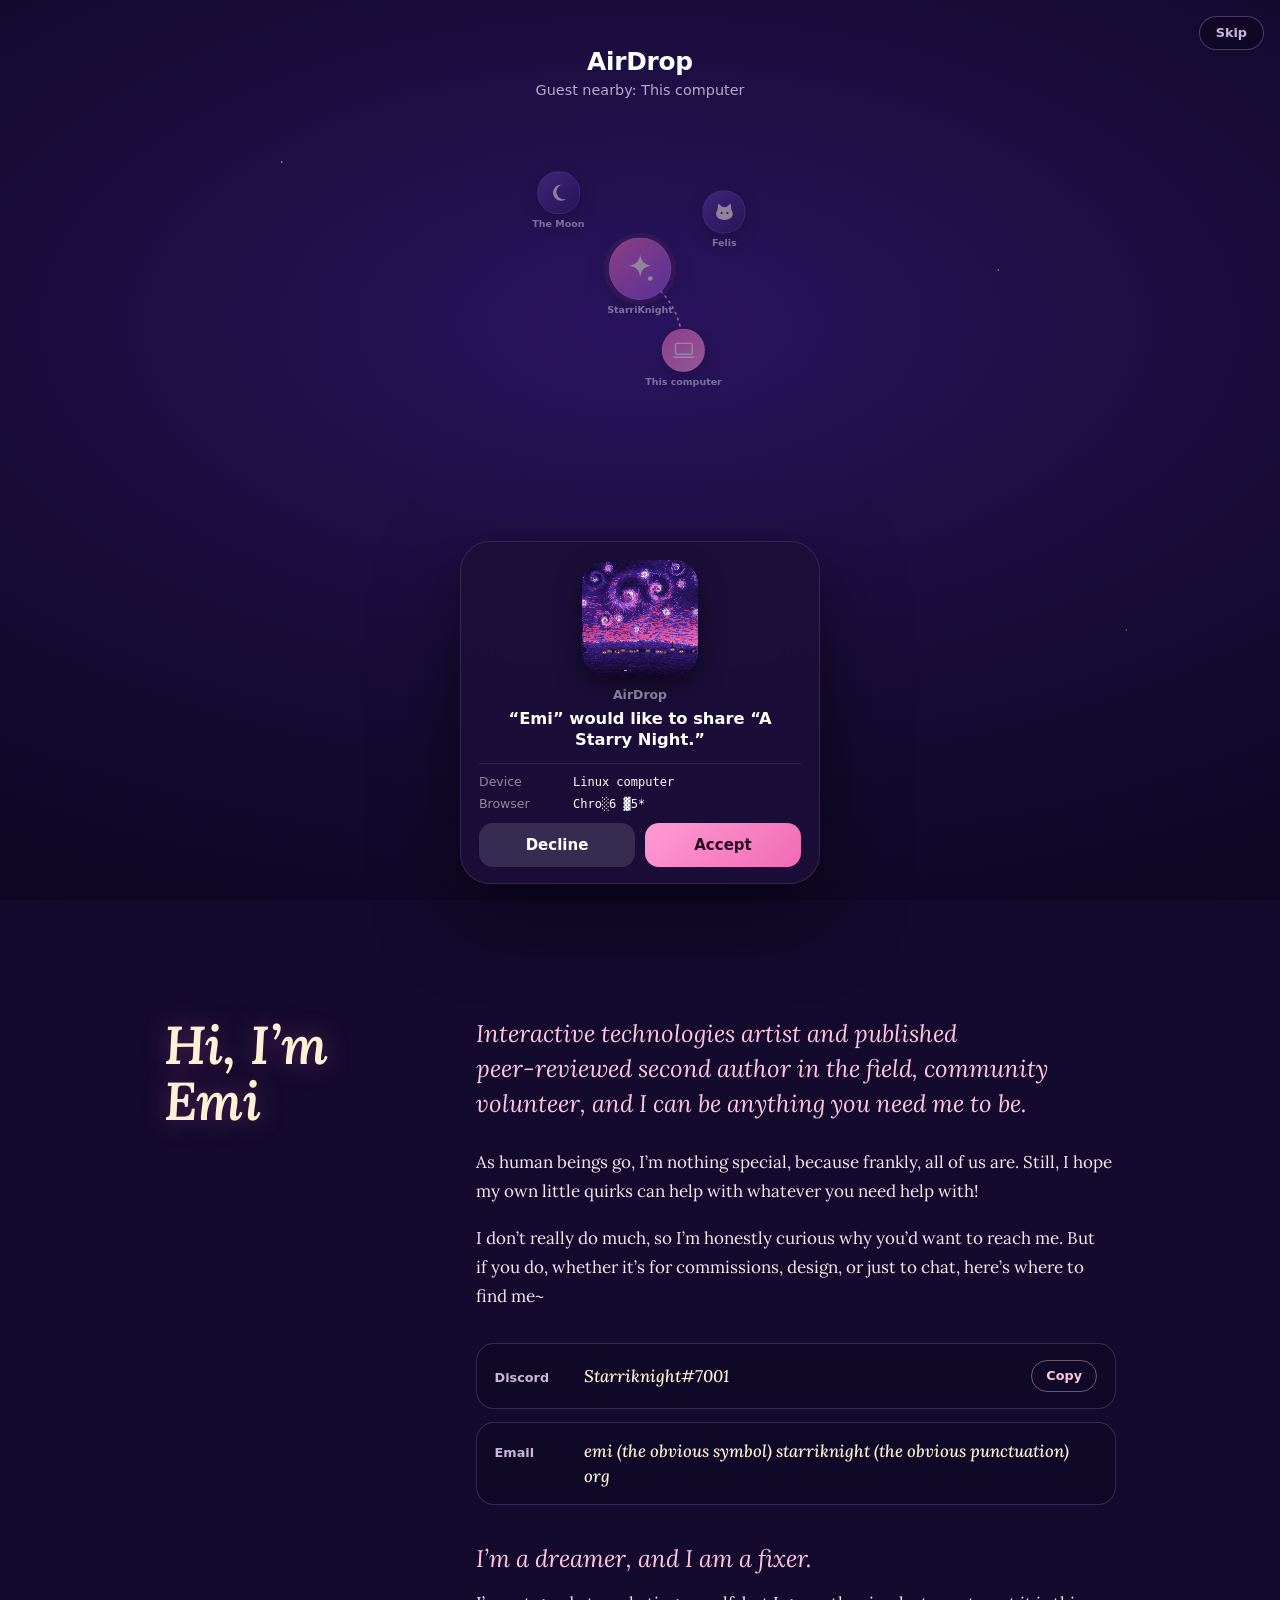
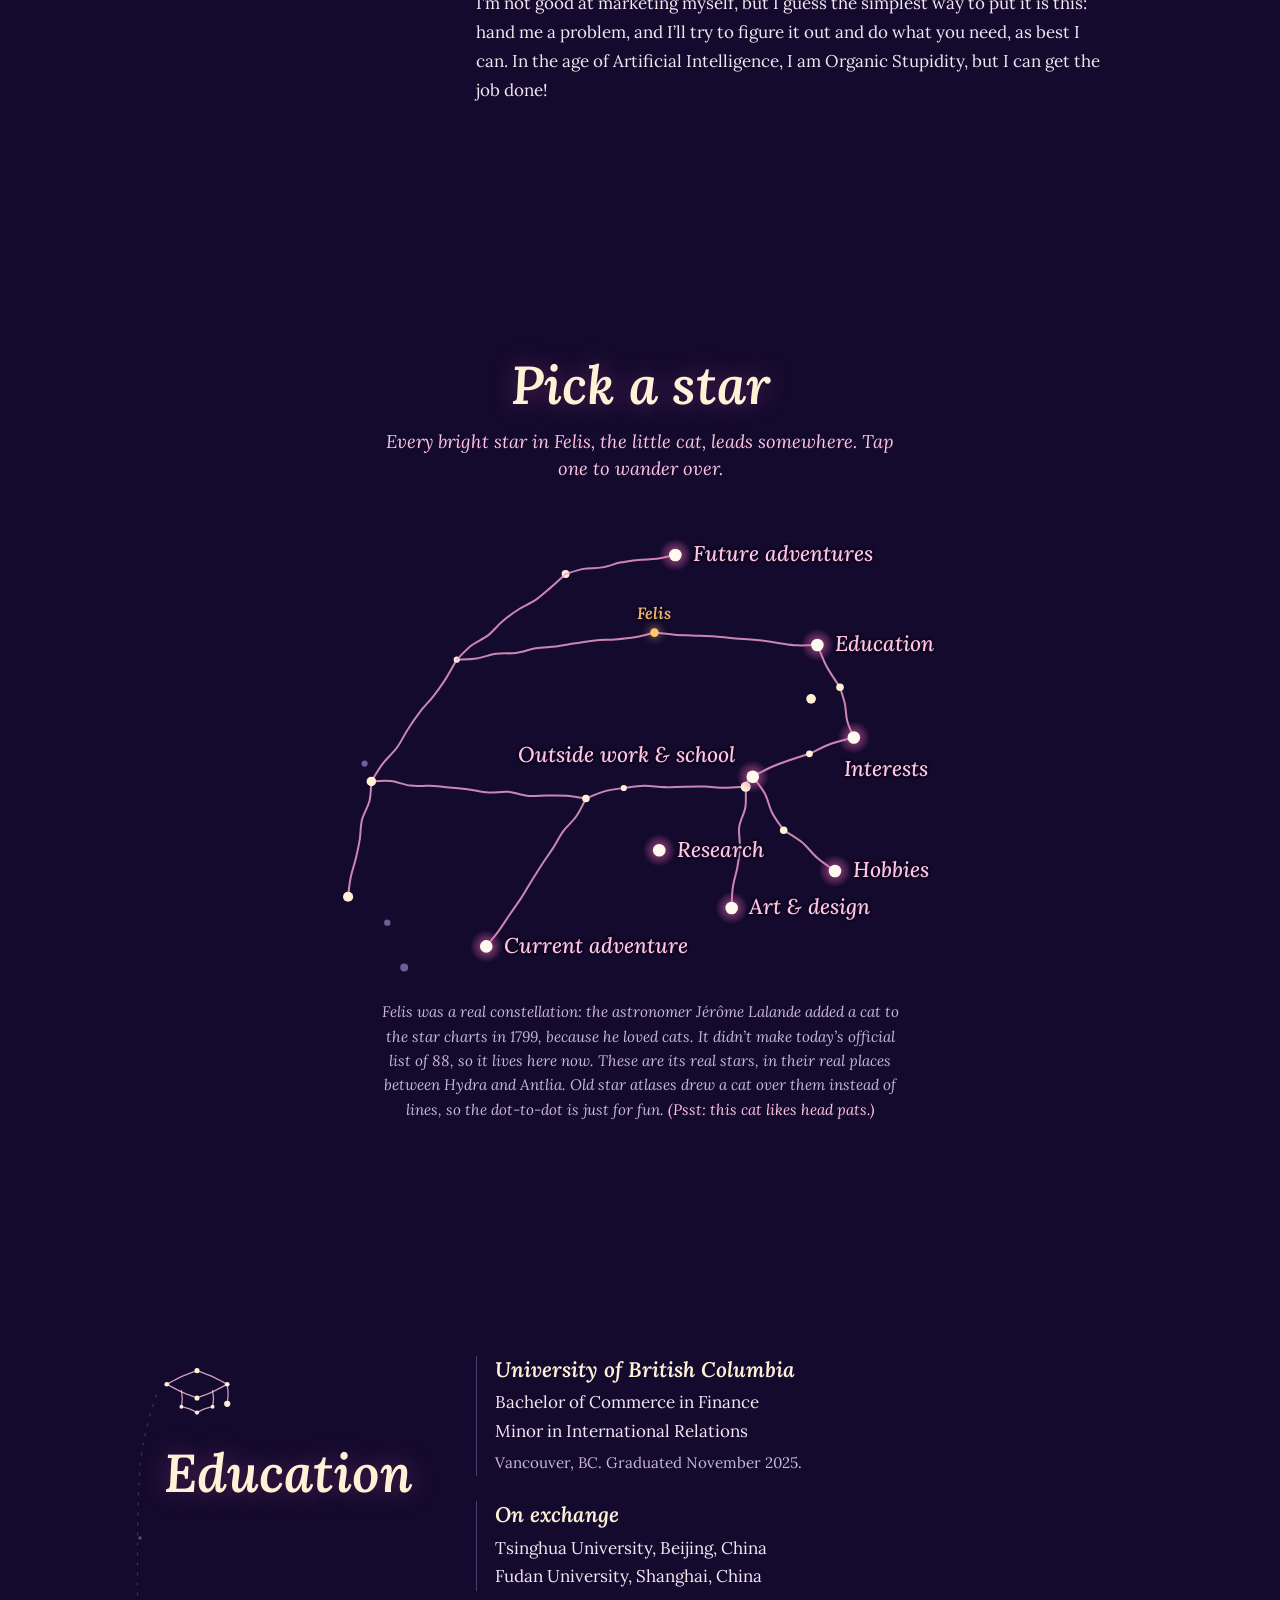
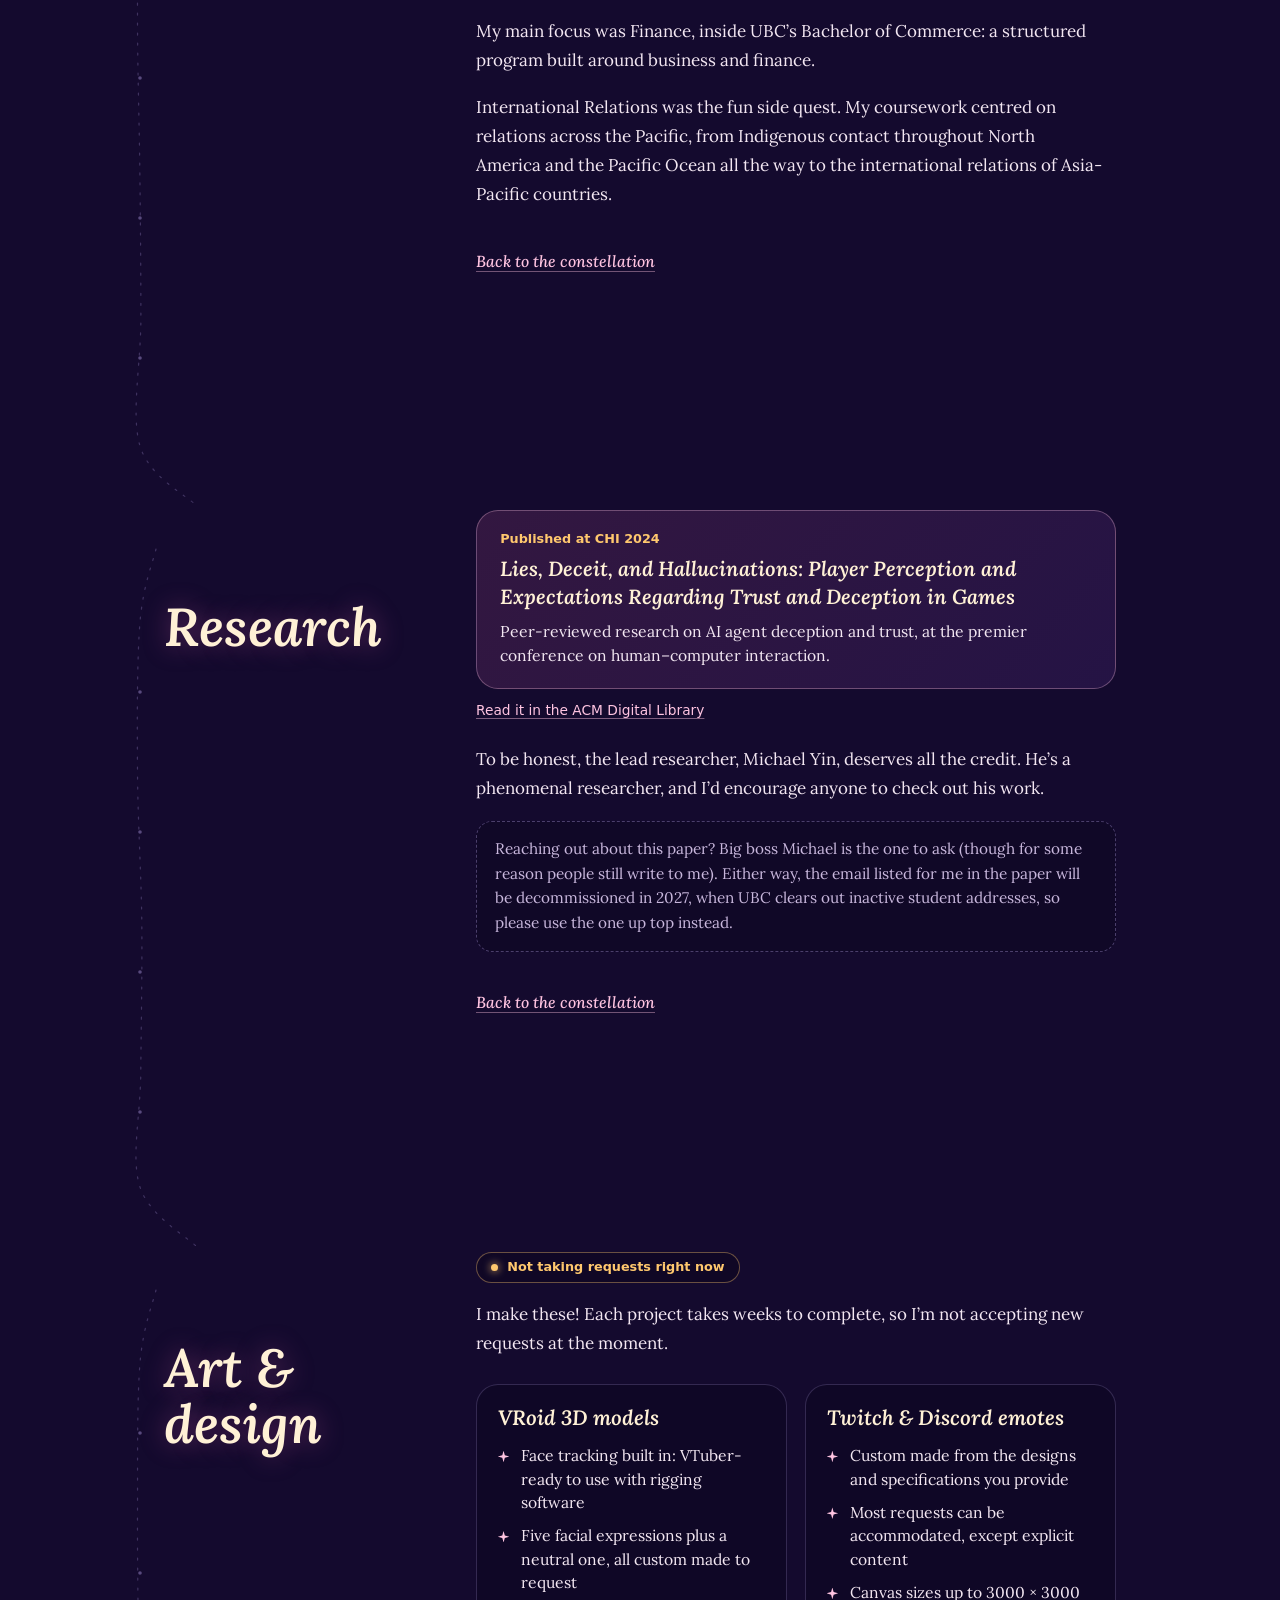
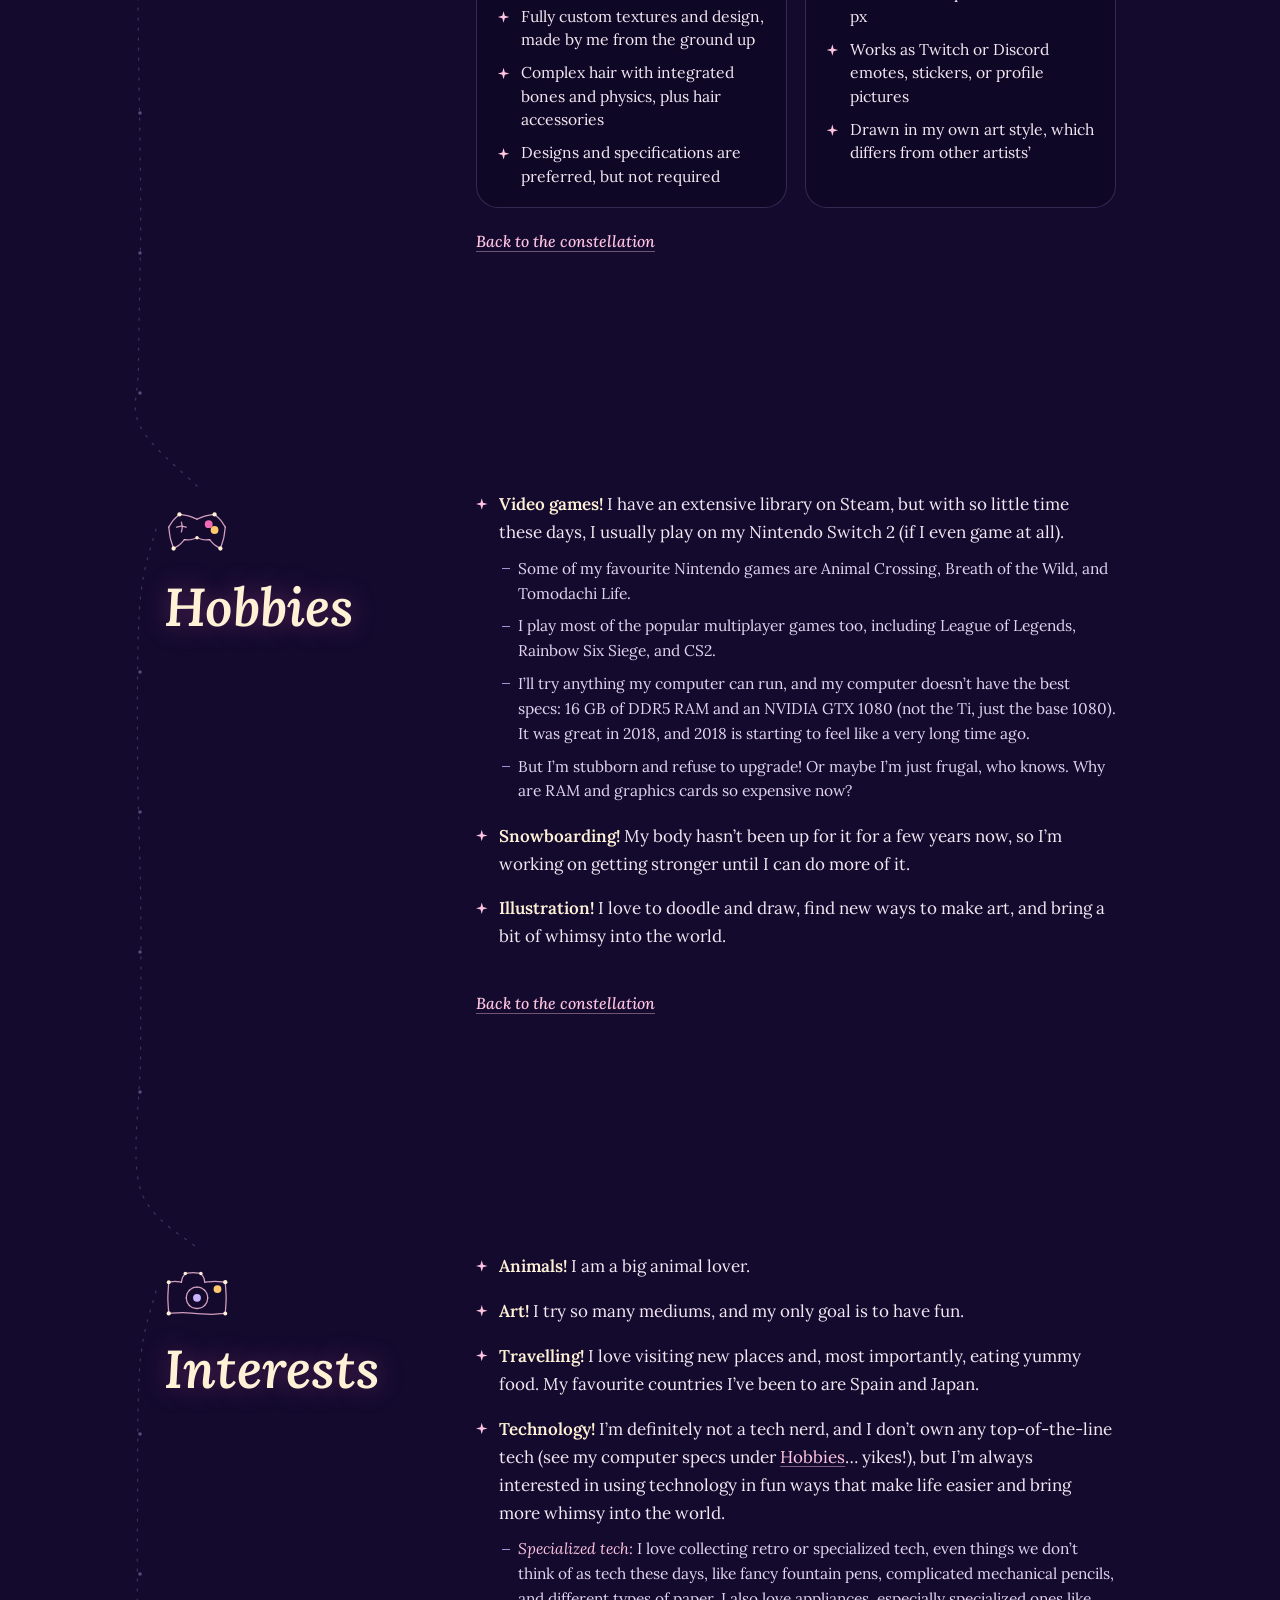
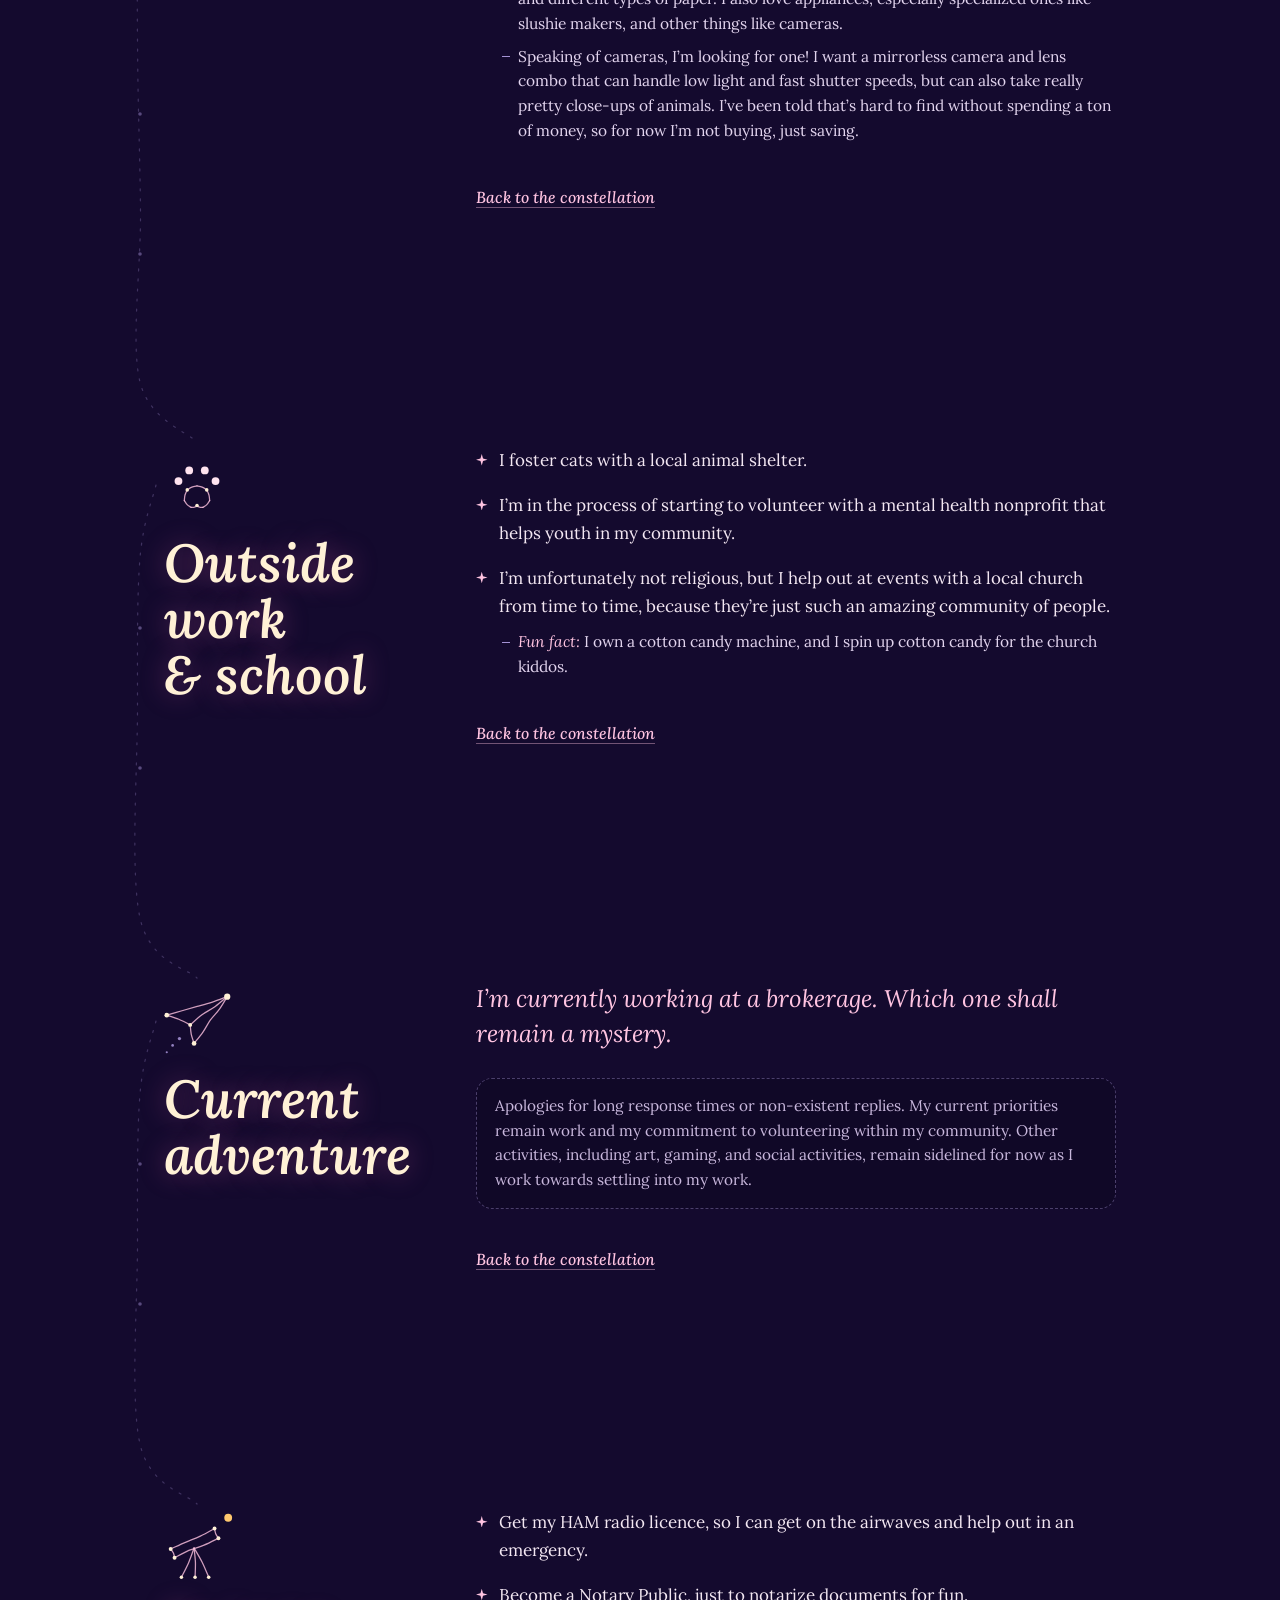
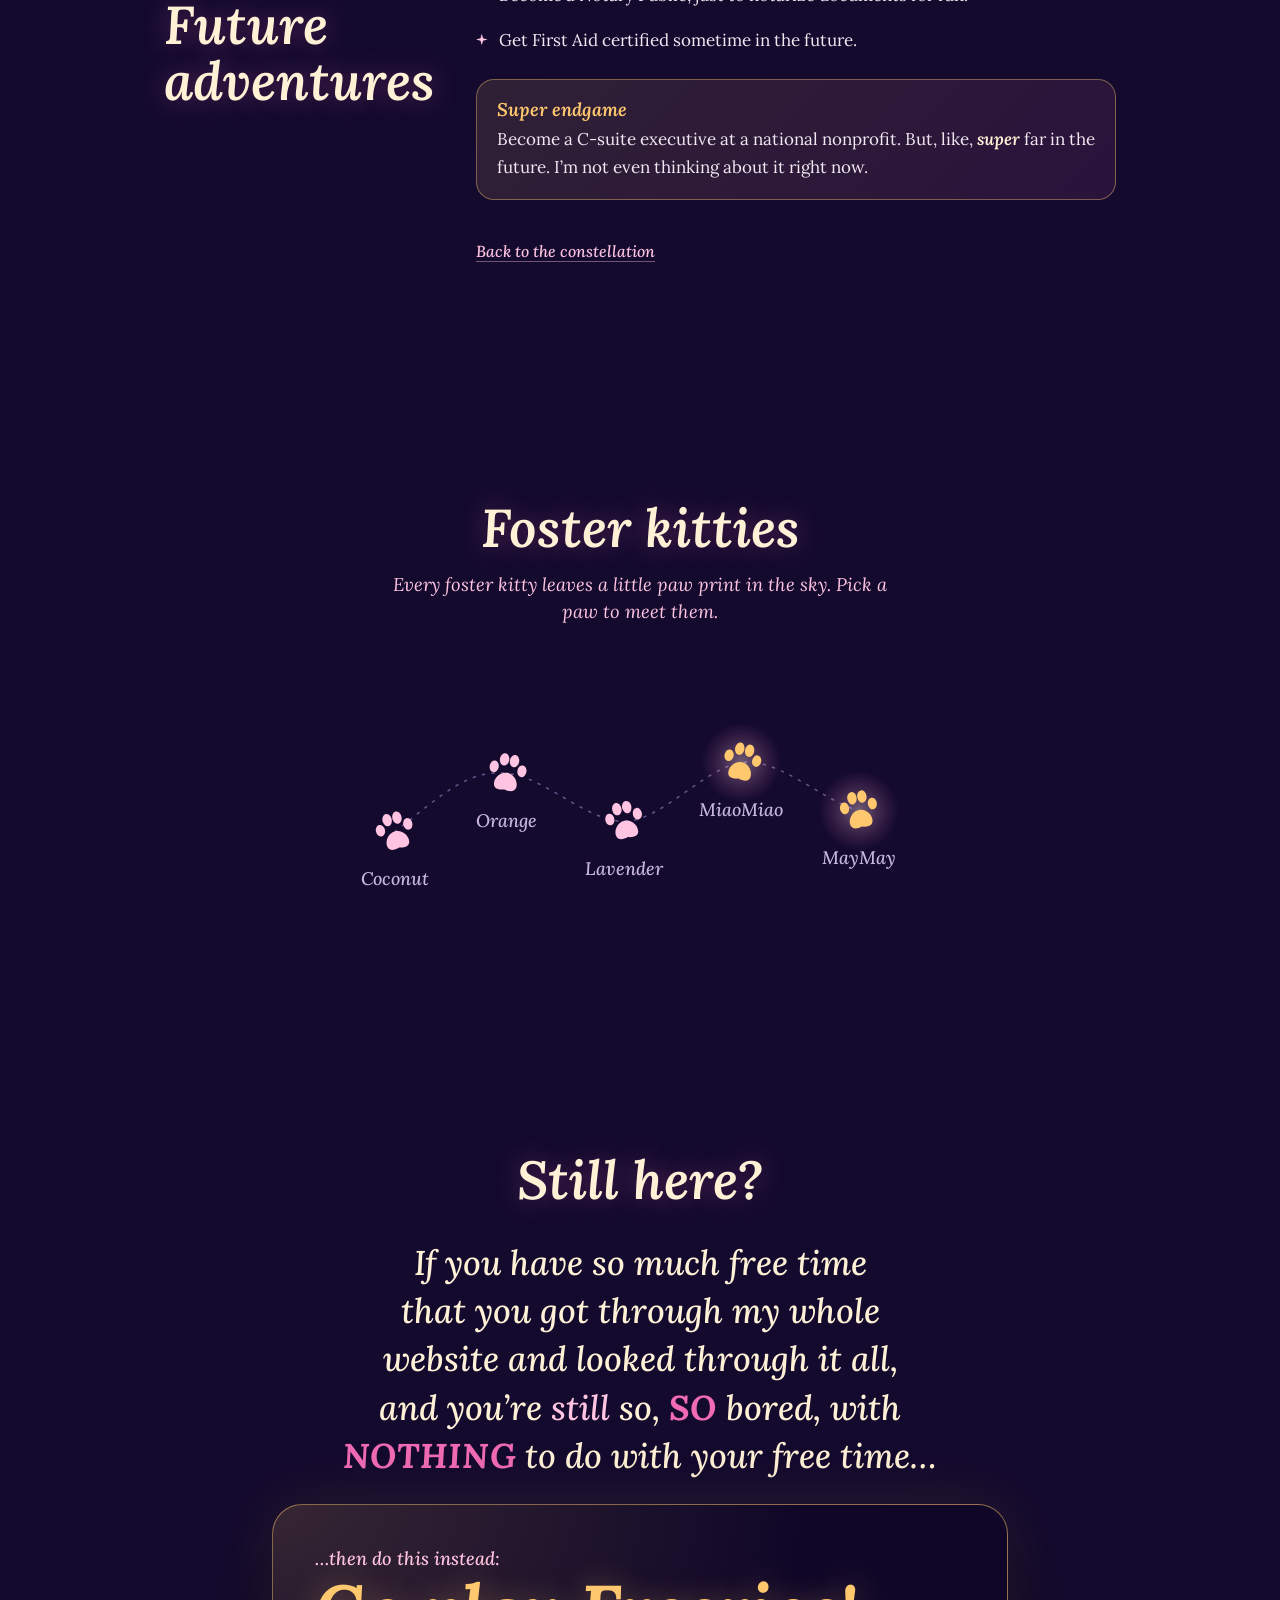
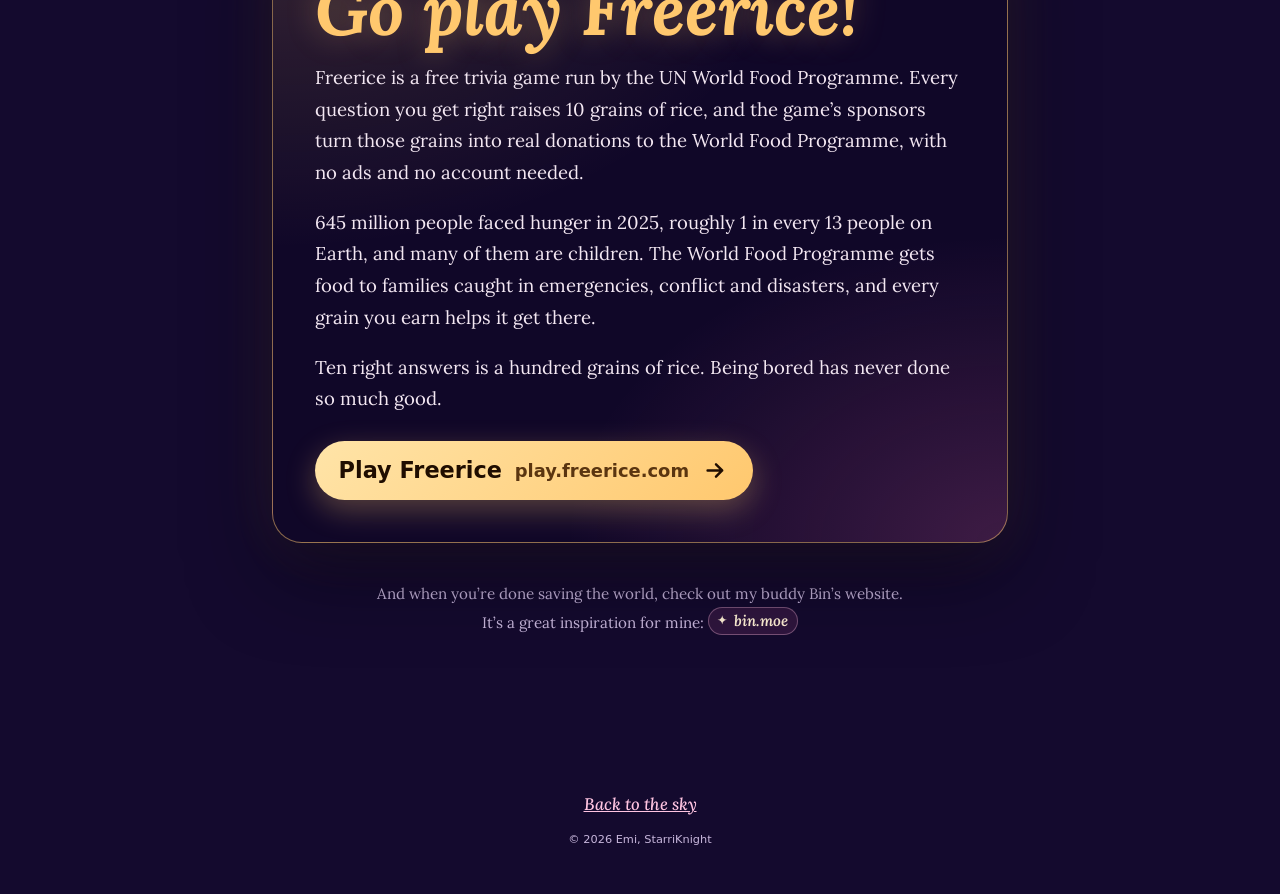
<file: airdrop/index.html>
<!doctype html>
<html lang="en">
<head>
  <meta charset="utf-8">
  <meta name="viewport" content="width=device-width, initial-scale=1, viewport-fit=cover">
  <meta name="robots" content="noindex, nofollow, noimageindex">
  <meta name="theme-color" content="#140a2e">
  <title>StarriKnight — AirDrop</title>
  <style>html, body { margin: 0; height: 100%; background: #140a2e; }</style>
  <script>
    /* Share this page's link (/airdrop/) by AirDrop.
       It hands straight off to the main page with the AirDrop entrance.
       Add ?from=Name to change who the share sheet says it's from (default: Emi). */
    (function () {
      var extra = location.search ? '&' + location.search.slice(1) : '';
      location.replace('../?airdrop' + extra + location.hash);
    })();
  </script>
  <noscript><meta http-equiv="refresh" content="0; url=../"></noscript>
</head>
<body></body>
</html>
</file>
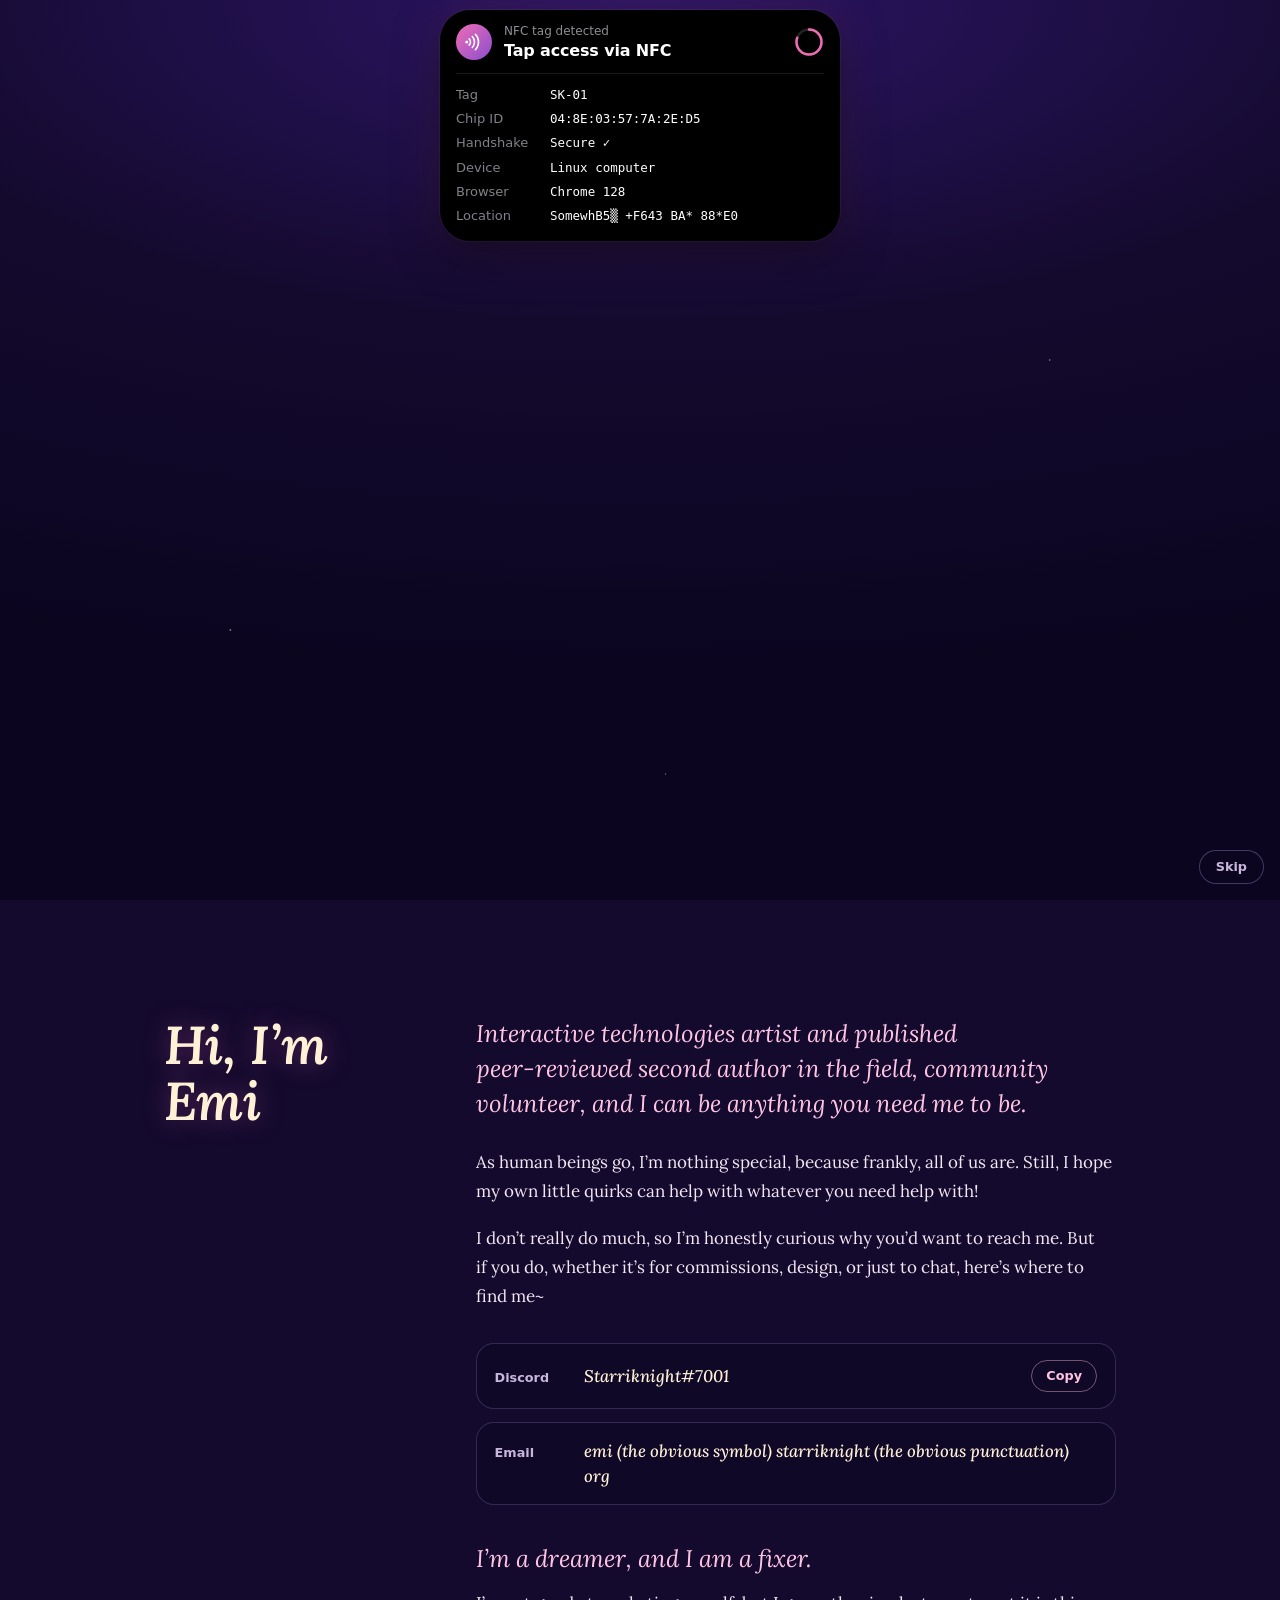
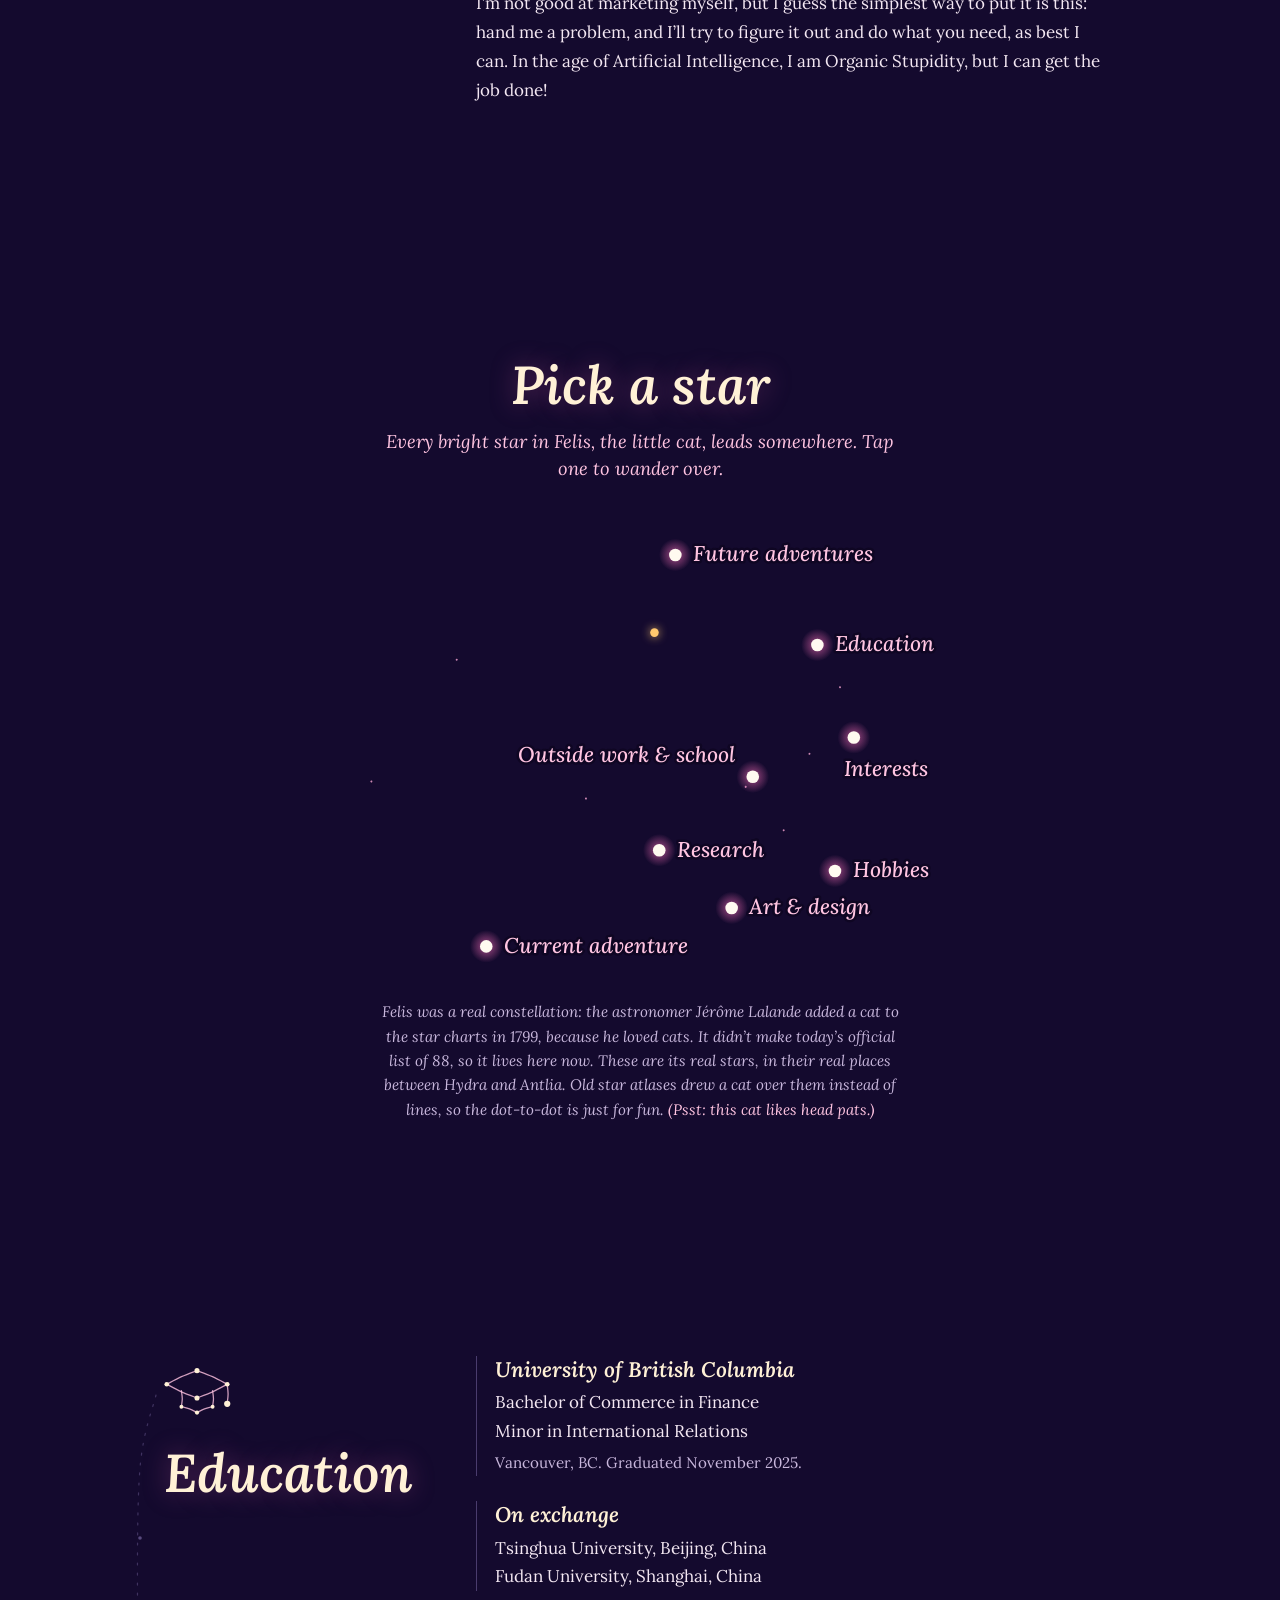
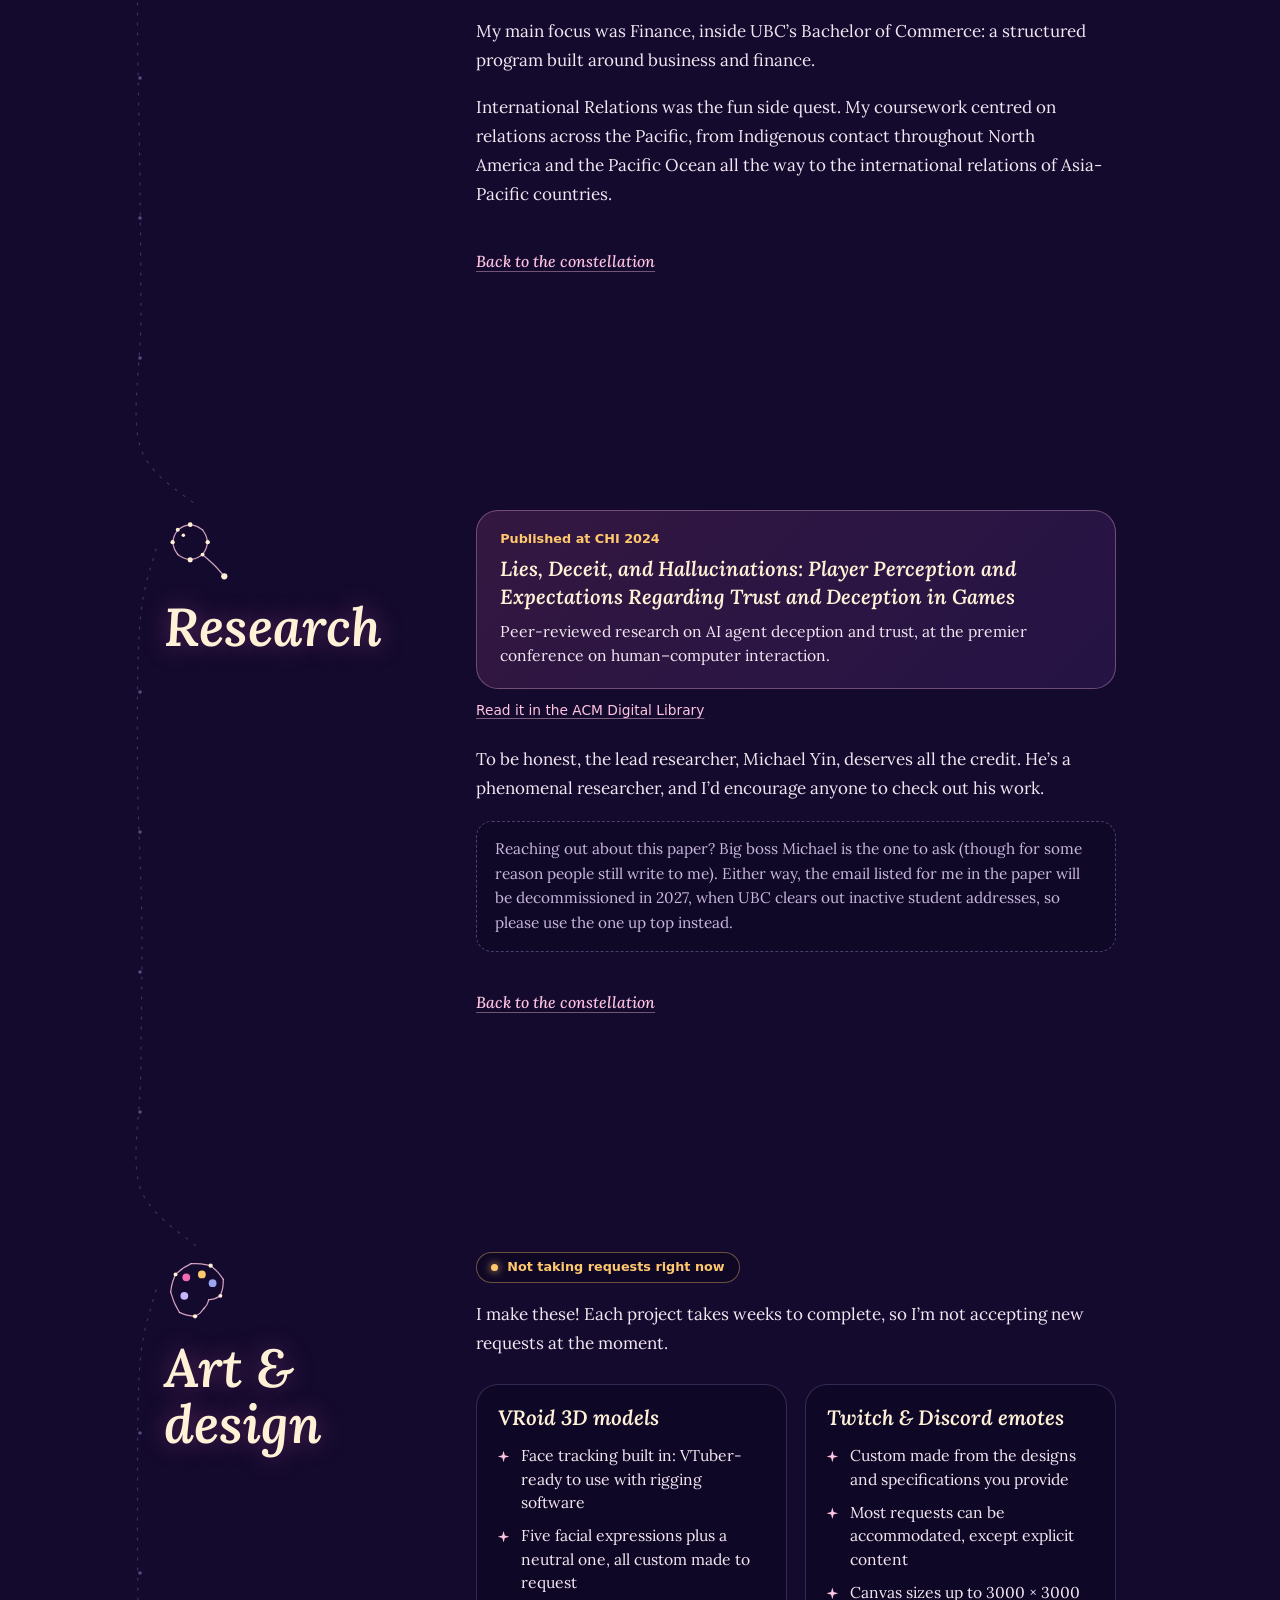
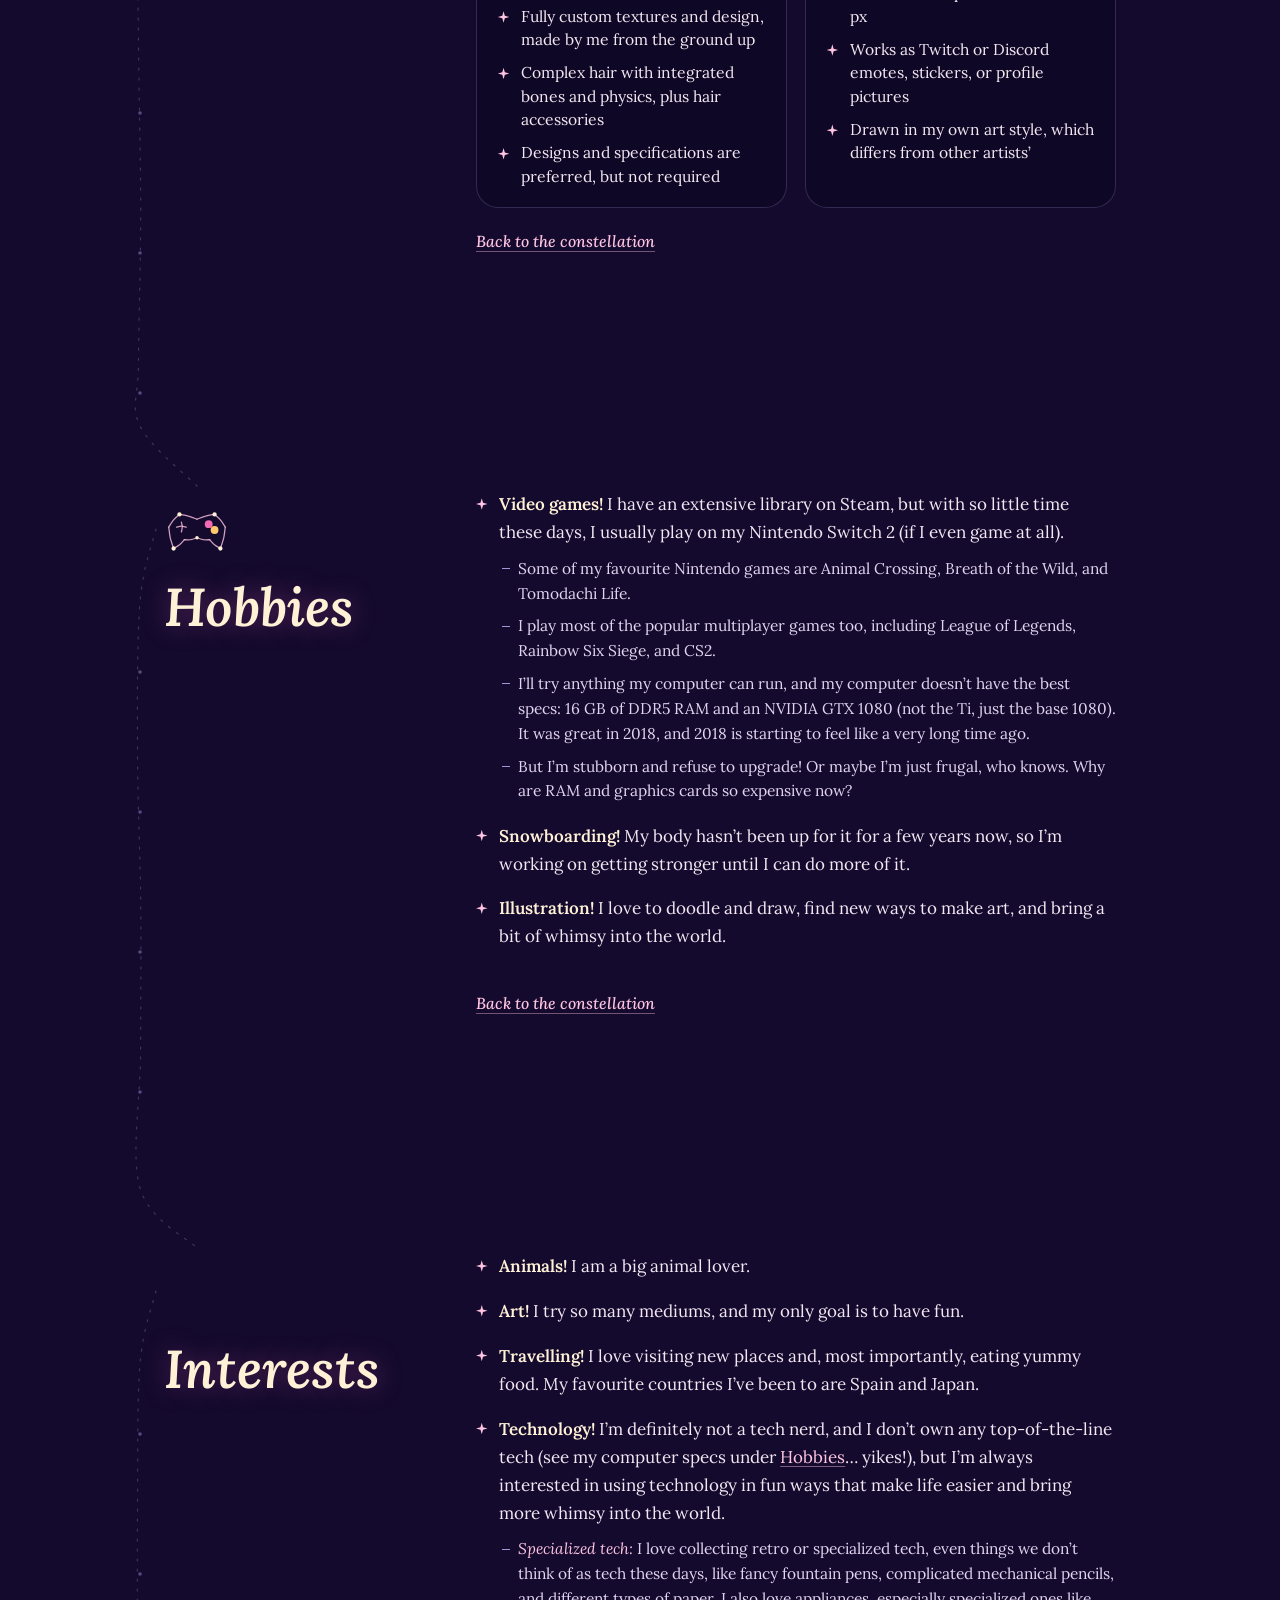
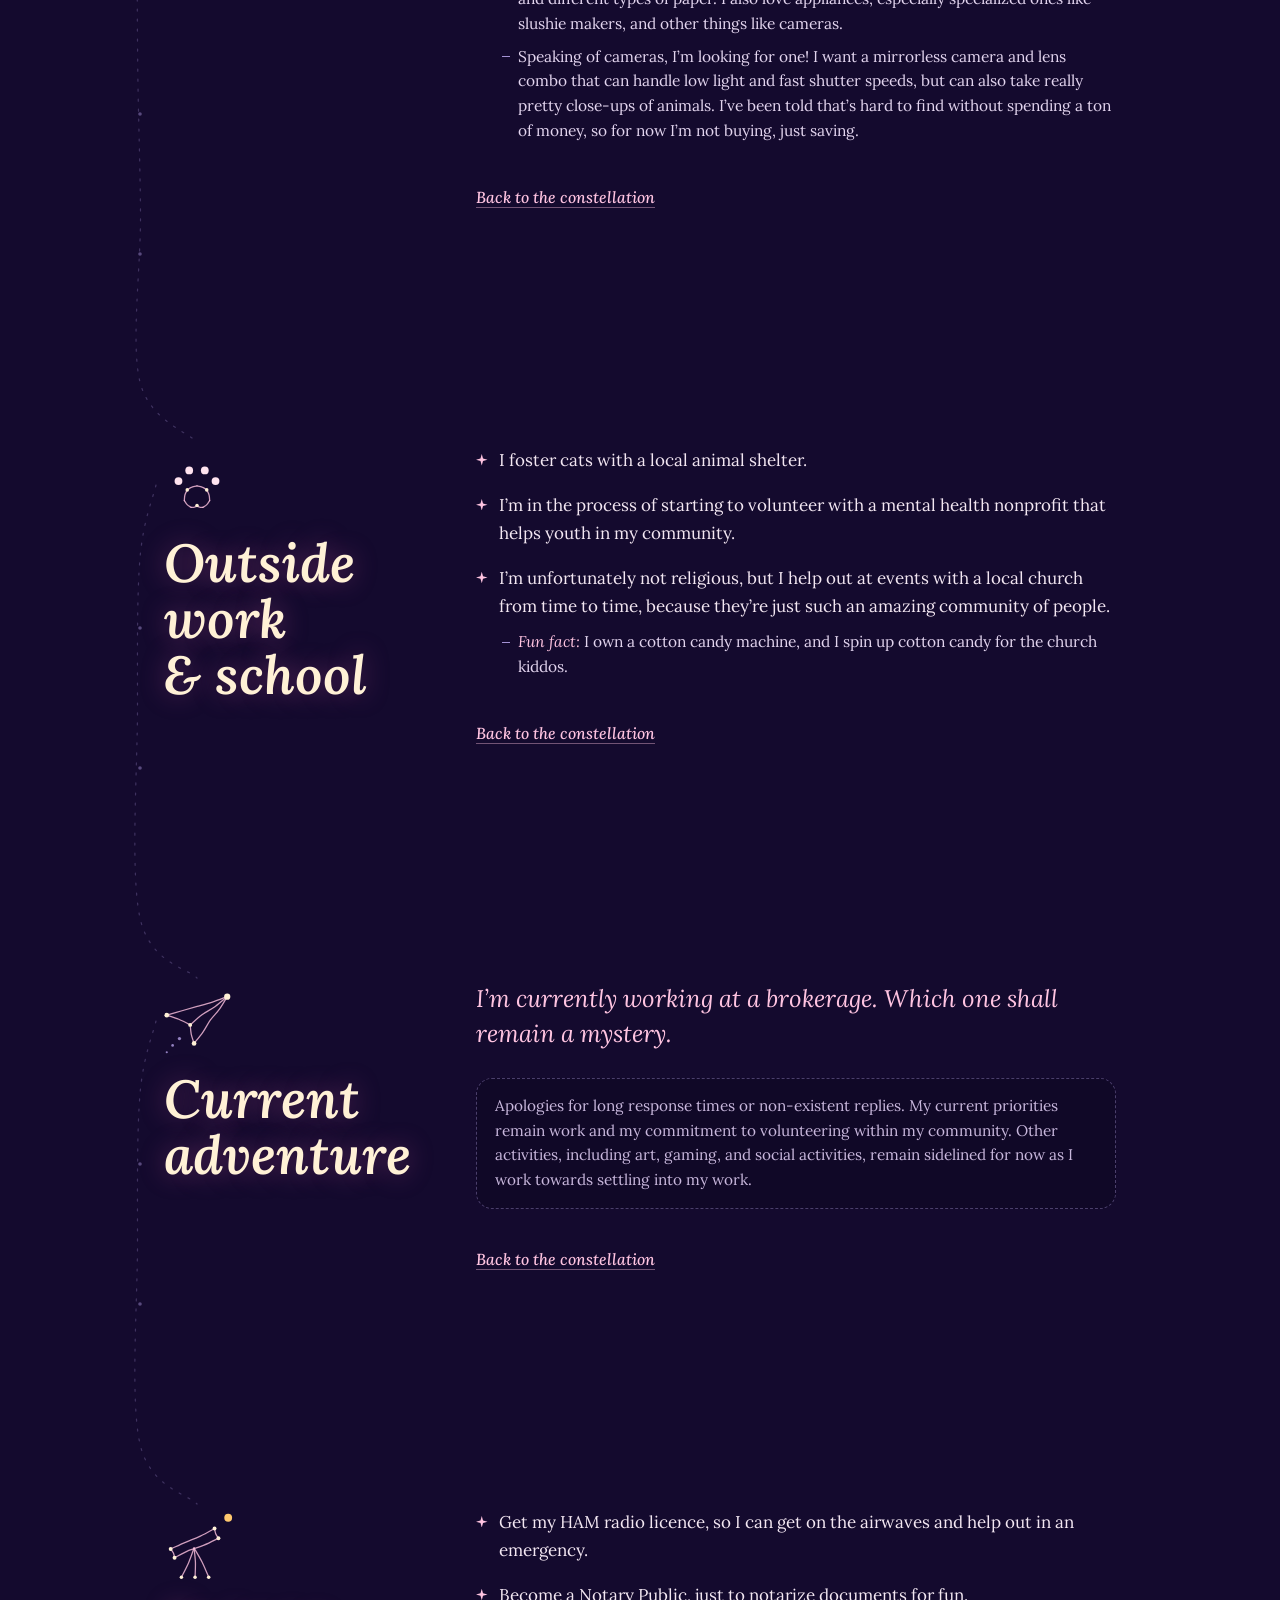
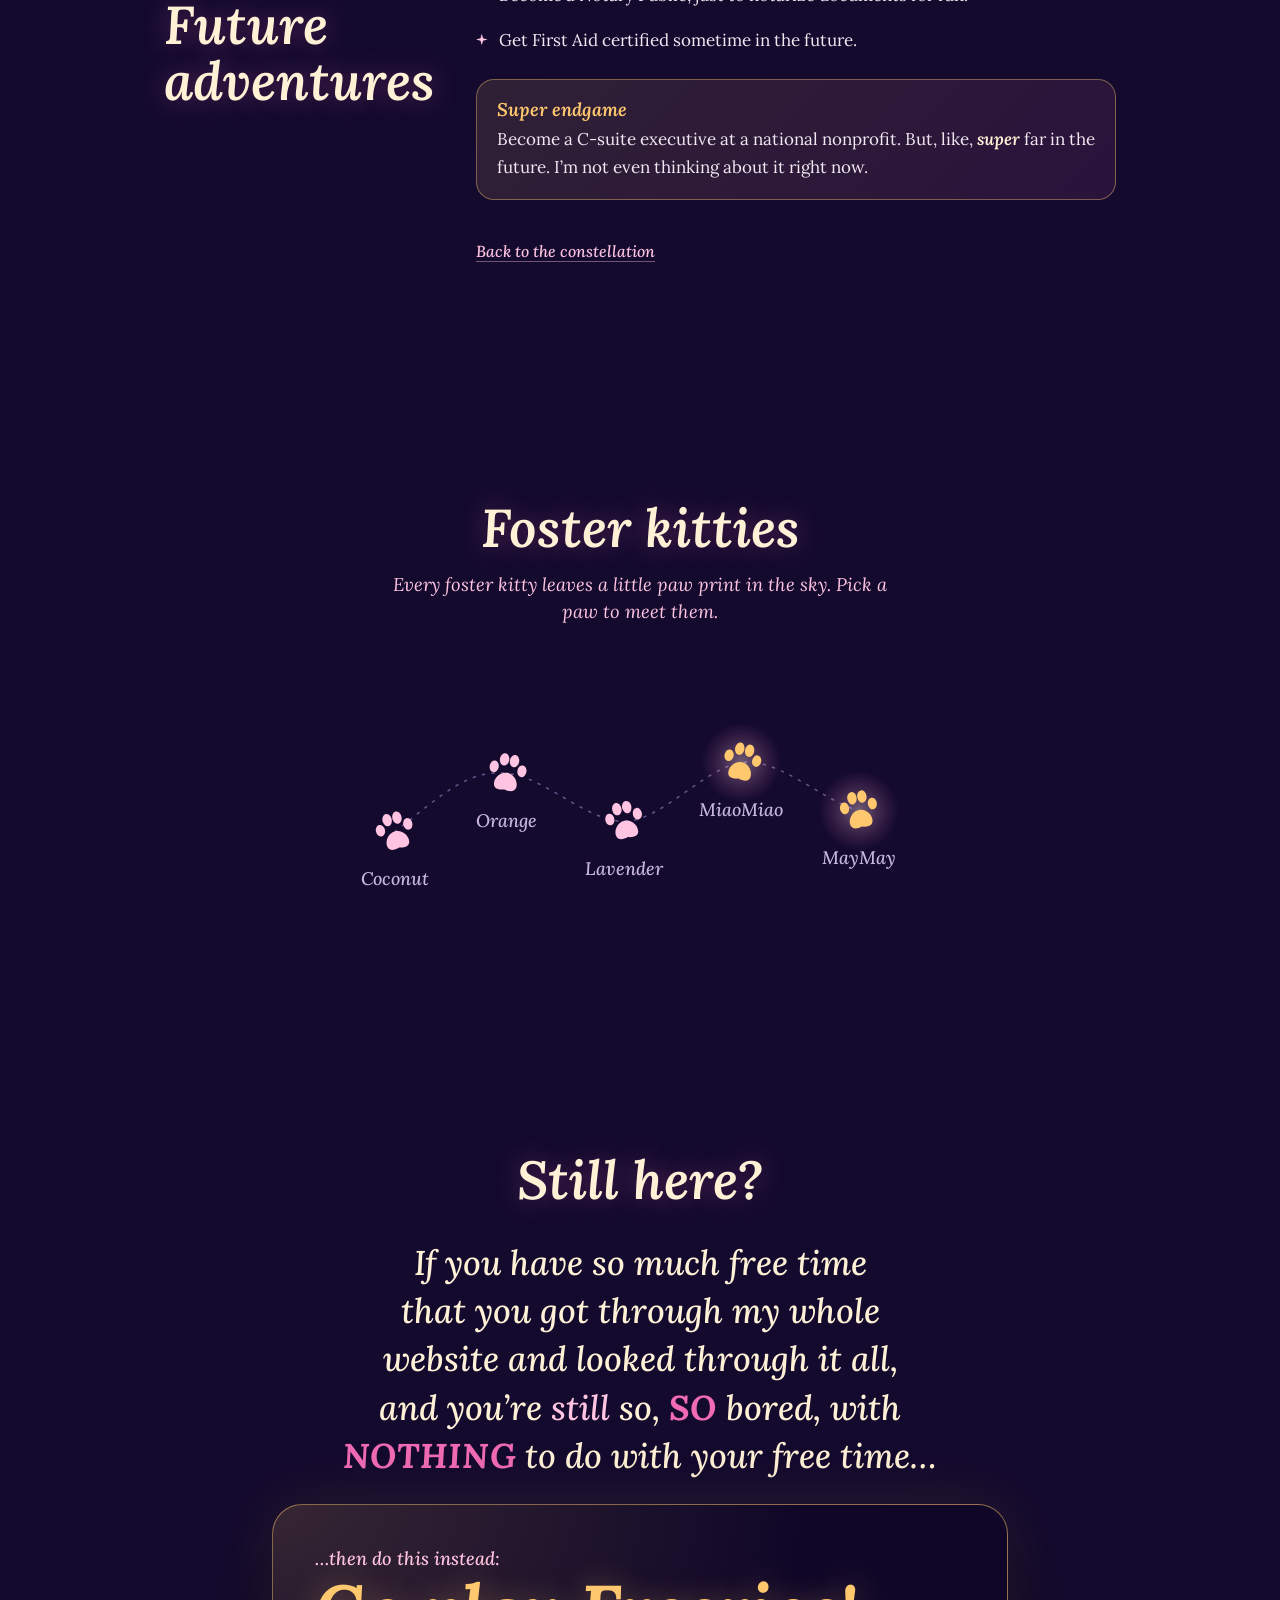
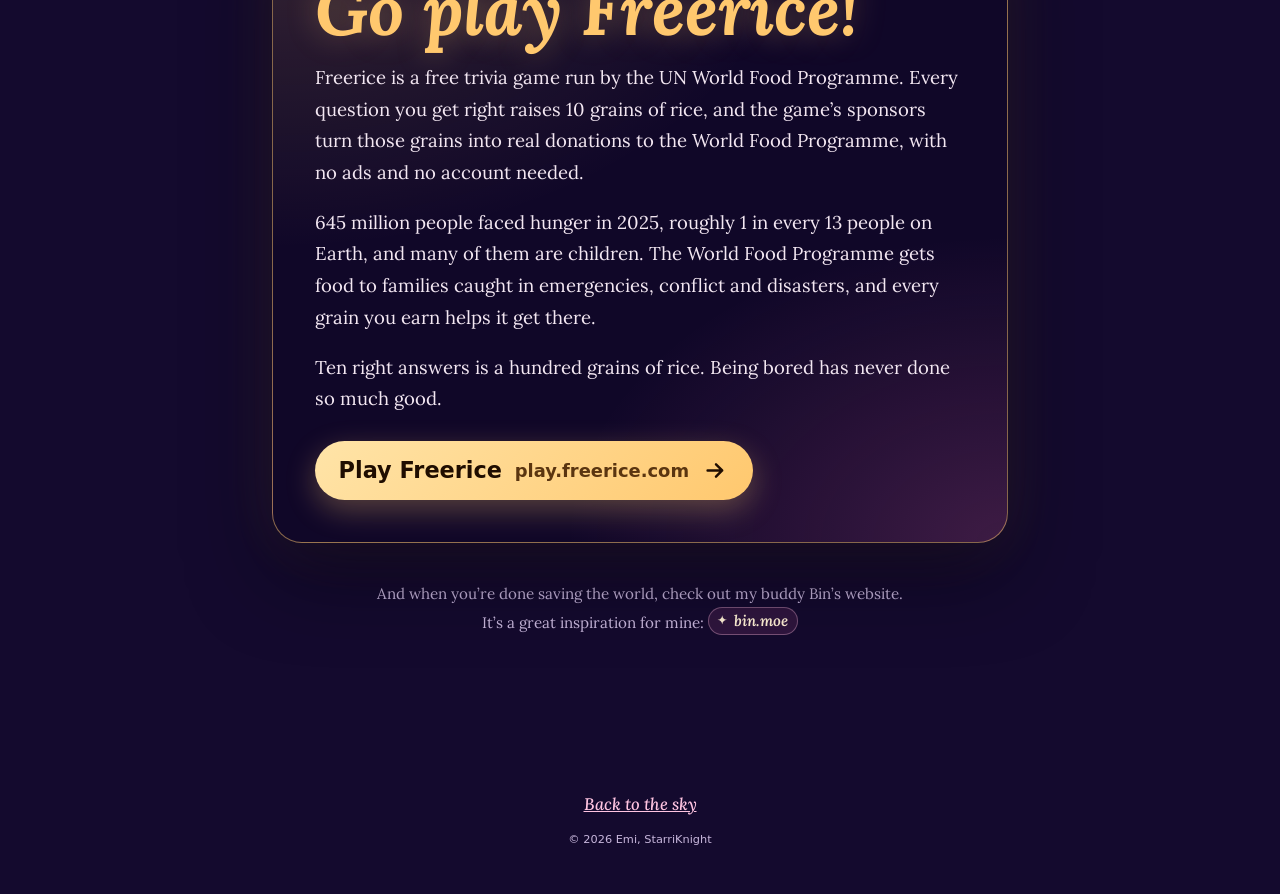
<file: nfc/index.html>
<!doctype html>
<html lang="en">
<head>
  <meta charset="utf-8">
  <meta name="viewport" content="width=device-width, initial-scale=1, viewport-fit=cover">
  <meta name="robots" content="noindex, nofollow, noimageindex">
  <meta name="theme-color" content="#140a2e">
  <title>StarriKnight — tap access</title>
  <style>html, body { margin: 0; height: 100%; background: #140a2e; }</style>
  <script>
    /* NFC tags point here (/nfc/).
       This hands straight off to the main page in NFC mode, keeping any ?tag=name
       you programmed onto the tag (it shows up in the drop-down as the tag's name). */
    (function () {
      var extra = location.search ? '&' + location.search.slice(1) : '';
      location.replace('../?nfc' + extra + location.hash);
    })();
  </script>
  <noscript><meta http-equiv="refresh" content="0; url=../"></noscript>
</head>
<body></body>
</html>
</file>
<file: assets/css/site.css>
/* ==========================================================================
   StarriKnight — styles
   A painted night: violet sky, peony-pink swirls, lamplight stars.
   ========================================================================== */

@font-face {
  font-family: "Lora";
  src: url("../fonts/Lora-Variable.woff2") format("woff2");
  font-weight: 400 700; font-style: normal; font-display: swap;
}
@font-face {
  font-family: "Lora";
  src: url("../fonts/Lora-Italic-Variable.woff2") format("woff2");
  font-weight: 400 700; font-style: italic; font-display: swap;
}

:root {
  /* night */
  --ink: #0d0620;
  --midnight: #140a2e;
  --night: #1b0e3d;
  --iris: #3b1f7a;
  --orchid: #8a4fd0;
  --lilac: #c9b4ff;
  --periwinkle: #9aa4ef;
  /* light */
  --peony: #f06bb4;
  --blush: #ffc4e1;
  --starlight: #fff1d6;
  --lamp: #ffc86e;
  /* text */
  --text: #f3e7f2;
  --muted: #c8b7dc;
  /* type: a painted serif for people, the device's own fonts for machines */
  --serif: "Lora", "Iowan Old Style", "Palatino Linotype", Palatino, Georgia, serif;
  --ui: system-ui, -apple-system, BlinkMacSystemFont, "Segoe UI", Roboto, "Helvetica Neue", Arial, sans-serif;
  --mono: ui-monospace, "SF Mono", SFMono-Regular, Menlo, Consolas, "Cascadia Mono", "Roboto Mono", "DejaVu Sans Mono", monospace;
  /* safe areas (notches, home bars) */
  --st: env(safe-area-inset-top, 0px);
  --sr: env(safe-area-inset-right, 0px);
  --sb: env(safe-area-inset-bottom, 0px);
  --sl: env(safe-area-inset-left, 0px);
  --scrim: 0;
}

/* ---------- base ---------- */
*, *::before, *::after { box-sizing: border-box; }
html {
  background: var(--midnight);
  color: var(--text);
  -webkit-text-size-adjust: 100%;
  text-size-adjust: 100%;
  touch-action: manipulation;
  overscroll-behavior-y: none;
  scroll-behavior: smooth;
  overflow-x: clip;
}
html.gate-open { overflow: hidden; }
html.on-star, html.on-star body { cursor: pointer; }
body {
  margin: 0;
  min-height: 100vh;
  font: 400 1.0625rem/1.7 var(--serif);
  background:
    radial-gradient(90% 60% at 45% 32%, rgba(138, 79, 208, .55), transparent 70%),
    radial-gradient(60% 40% at 80% 80%, rgba(240, 107, 180, .25), transparent 70%),
    linear-gradient(#170b36, #2a1560 45%, #482694 80%, #2a1662);
  background-attachment: fixed;
  -webkit-tap-highlight-color: transparent;
  overflow-x: hidden;
}
a { color: var(--blush); }
button { font: inherit; }
:focus-visible { outline: 2px solid var(--blush); outline-offset: 3px; border-radius: 6px; }
.sr-only {
  position: absolute; width: 1px; height: 1px; padding: 0; margin: -1px;
  overflow: hidden; clip: rect(0 0 0 0); white-space: nowrap; border: 0;
}
.nowrap { white-space: nowrap; } /* keeps a hyphenated word on one line */

/* ---------- the painting ---------- */
.sky {
  position: fixed; left: 0; right: 0; top: 0;
  height: 100vh; height: 100lvh;
  z-index: 0;
  overflow: hidden; /* the swaying cypress must never widen the page on phones */
  -webkit-user-select: none; user-select: none;
  -webkit-touch-callout: none;
}
.sky canvas { position: absolute; inset: 0; width: 100%; height: 100%; display: block; }
.sky .sky__fade { display: none; } /* the old sky, fading out after the weather or time of day changes */
.sky__cypress { animation: sway 10s ease-in-out infinite alternate; will-change: transform; }
.fx { position: fixed; inset: 0; z-index: 15; width: 100%; height: 100%; display: none; pointer-events: none; } /* cat-shaped shooting stars */
@keyframes sway { from { transform: skewX(-0.55deg); } to { transform: skewX(0.6deg); } }

.scrim {
  position: fixed; inset: 0; z-index: 1; pointer-events: none;
  opacity: var(--scrim);
  background: radial-gradient(120% 90% at 50% 40%, rgba(13, 6, 32, .64), rgba(13, 6, 32, .88));
}

/* ---------- top bar ---------- */
.bar {
  position: fixed; z-index: 20; left: 0; right: 0; top: 0;
  display: flex; align-items: center; justify-content: space-between;
  padding: calc(var(--st) + .8rem) calc(var(--sr) + 1rem) .9rem calc(var(--sl) + 1rem);
  pointer-events: none;
  transition: background .5s ease;
}
.bar.is-scrolled { background: linear-gradient(rgba(13, 6, 32, .88), rgba(13, 6, 32, 0)); }
.bar > * { pointer-events: auto; }
.bar__mark { display: grid; place-items: center; width: 40px; height: 40px; border-radius: 50%; }
.bar__mark svg { width: 28px; height: 28px; fill: var(--starlight); filter: drop-shadow(0 0 8px rgba(255, 196, 225, .7)); transition: transform .4s ease; }
.bar__mark:hover svg { transform: rotate(45deg) scale(1.08); }
.bar__tools { display: flex; align-items: center; gap: .6rem; }
.bar__btn {
  width: 40px; height: 40px; padding: 0; border-radius: 50%;
  display: grid; place-items: center; cursor: pointer;
  color: var(--starlight);
  background: rgba(20, 10, 46, .5);
  border: 1px solid rgba(201, 180, 255, .28);
  transition: border-color .3s, background .3s;
}
.bar__btn:hover { border-color: rgba(255, 196, 225, .65); }
.sound svg { width: 20px; height: 20px; fill: none; stroke: currentColor; stroke-width: 1.6; stroke-linecap: round; stroke-linejoin: round; }
.sound .sound__body { fill: currentColor; stroke: none; }
.sound[aria-pressed="false"] .sound__wave, .sound[aria-pressed="true"] .sound__mute { display: none; }
.sound[aria-pressed="true"] { background: rgba(240, 107, 180, .22); border-color: rgba(240, 107, 180, .6); }

.pass {
  display: inline-flex; align-items: center; gap: .5rem;
  height: 40px; padding: 0 1rem 0 .85rem; border-radius: 999px; cursor: pointer;
  color: var(--starlight); font: 600 .82rem/1 var(--ui);
  background: rgba(20, 10, 46, .55);
  border: 1px solid rgba(240, 107, 180, .45);
  opacity: 0; transform: translateY(-6px);
  transition: opacity .5s ease, transform .5s ease, border-color .3s;
}
.pass.is-in { opacity: 1; transform: none; }
.pass, .wx { white-space: nowrap; }
@media (max-width: 380px) { /* small phones: three buttons have to share the top bar */
  .bar__tools { gap: .4rem; }
  .pass { padding: 0 .75rem 0 .65rem; }
  .wx { padding: 0 .6rem 0 .5rem; gap: .3rem; }
}
.pass:hover { border-color: rgba(255, 196, 225, .8); }
.pass[hidden], .pass-panel[hidden] { display: none; }
.pass__dot { width: 8px; height: 8px; border-radius: 50%; background: var(--peony); animation: beacon 2.4s ease-out infinite; }
@keyframes beacon { 0% { box-shadow: 0 0 0 0 rgba(240, 107, 180, .7); } 70%, 100% { box-shadow: 0 0 0 9px rgba(240, 107, 180, 0); } }

.pass-panel {
  position: absolute; right: calc(var(--sr) + 1rem); top: calc(var(--st) + 3.6rem);
  width: min(20rem, calc(100vw - 2rem));
  max-height: calc(100vh - var(--st) - 4.6rem); max-height: calc(100dvh - var(--st) - 4.6rem); overflow-y: auto;
  padding: 1.1rem 1.2rem 1rem; border-radius: 20px;
  background: rgba(17, 8, 40, .94);
  border: 1px solid rgba(201, 180, 255, .26);
  box-shadow: 0 24px 60px rgba(5, 2, 15, .6);
  font: 400 .85rem/1.45 var(--ui); color: var(--text);
}
.pass-panel__title { margin: 0 0 .7rem; font: italic 600 1.25rem/1.2 var(--serif); color: var(--starlight); }
.pass-panel__rows { display: grid; grid-template-columns: auto 1fr; gap: .35rem .9rem; margin: 0 0 1rem; }
.pass-panel__rows dt { color: var(--muted); }
.pass-panel__rows dd { margin: 0; overflow-wrap: anywhere; }
.pass-panel__note { margin: .8rem 0 0; font-size: .74rem; color: var(--muted); }
.pass-panel__note a { color: var(--blush); }
.pass-panel__note[hidden] { display: none; }

/* weather chip + panel */
.wx {
  display: inline-flex; align-items: center; gap: .4rem;
  height: 40px; padding: 0 .85rem 0 .65rem; border-radius: 999px; cursor: pointer;
  color: var(--starlight); font: 600 .82rem/1 var(--ui); font-variant-numeric: tabular-nums;
  background: rgba(20, 10, 46, .5);
  border: 1px solid rgba(201, 180, 255, .28);
  opacity: 0; transform: translateY(-6px);
  transition: opacity .5s ease, transform .5s ease, border-color .3s;
}
.wx.is-in { opacity: 1; transform: none; }
.wx:hover { border-color: rgba(255, 196, 225, .65); }
.wx[hidden] { display: none; }
.wx__icon { width: 24px; height: 24px; flex: none; }
.wx__temp:empty { display: none; }
.wxi { fill: none; stroke: currentColor; stroke-width: 1.6; stroke-linecap: round; stroke-linejoin: round; overflow: visible; }
.wxi .sun { stroke: var(--lamp); }
.wxi .sun circle { fill: rgba(255, 200, 110, .28); }
.wxi .cloud { fill: #e9def8; stroke: none; }
.wxi .drops { stroke: #9fb8ff; }
.wxi .flakes { fill: #fff; stroke: none; }
.wxi .bolt { fill: var(--lamp); stroke: none; }
.wxi .fogl { stroke: #d8cdee; }
.wxi .moon-dark { fill: rgba(201, 180, 255, .16); stroke: rgba(255, 241, 214, .55); stroke-width: 1; }
.wxi .moon-lit { fill: var(--starlight); stroke: none; }
.wx-panel__now { margin: 0 0 1rem; }
.wx-panel__now p { margin: 0; }
.wx-panel__big { font: italic 500 1.08rem/1.35 var(--serif); color: var(--starlight); }
.wx-panel__small { margin-top: .2rem !important; color: var(--muted); }
.wx-panel__moon { display: flex; align-items: center; gap: .5rem; margin-top: .65rem !important; }
.wx-panel__moon svg { width: 22px; height: 22px; flex: none; }
.wx-panel__days { list-style: none; display: grid; gap: .5rem; margin: 0 0 1.05rem; padding: .8rem 0 0; border-top: 1px solid rgba(201, 180, 255, .16); }
.wx-panel__days[hidden] { display: none; }
.wx-panel__days li { display: grid; grid-template-columns: 5.4rem 22px minmax(0, 1fr) auto; align-items: center; gap: .5rem; }
.wx-panel__days p { margin: 0; }
.wx-panel__days svg { width: 22px; height: 22px; }
.wx-day__name { font-weight: 600; }
.wx-day__desc { color: var(--muted); overflow: hidden; text-overflow: ellipsis; white-space: nowrap; }
.wx-day__temp { color: var(--starlight); font-variant-numeric: tabular-nums; white-space: nowrap; }
.wx-panel__label { margin: 0 0 .45rem; font: 600 .74rem/1.2 var(--ui); color: var(--muted); }
.wx-panel__modes { display: grid; gap: .4rem; }
.wx-panel__modes button {
  display: flex; align-items: center; gap: .5rem;
  padding: .58rem .85rem; border-radius: 999px; cursor: pointer; text-align: left;
  font: 600 .8rem/1.2 var(--ui); color: var(--starlight);
  background: transparent; border: 1px solid rgba(201, 180, 255, .3);
}
.wx-panel__modes button::before { content: ""; flex: none; width: 8px; height: 8px; border-radius: 50%; border: 1px solid rgba(255, 196, 225, .6); }
.wx-panel__modes button[aria-pressed="true"] { background: rgba(240, 107, 180, .2); border-color: rgba(240, 107, 180, .6); }
.wx-panel__modes button[aria-pressed="true"]::before { background: var(--peony); border-color: var(--peony); box-shadow: 0 0 8px var(--peony); }
.wx-panel__modes button:hover { border-color: rgba(255, 196, 225, .7); }

/* ---------- hero ---------- */
main { position: relative; z-index: 2; }
.hero {
  position: relative;
  height: 100vh; height: 100lvh;
  overflow: hidden;
  pointer-events: none;
  -webkit-user-select: none; user-select: none;
}
.hero__block {
  position: absolute;
  right: max(6vw, calc(var(--sr) + 1.5rem));
  bottom: 30vh; bottom: 30lvh;
  max-width: 50vw;
}
.hero__block::before { /* a soft pool of night behind the words, so they read over the swirls */
  content: ""; position: absolute; z-index: -1; inset: -22% -14% -16% -12%;
  background: radial-gradient(closest-side, rgba(13, 6, 32, .58), rgba(13, 6, 32, .25) 60%, rgba(13, 6, 32, 0));
  pointer-events: none;
}
.hero__title {
  /* extra room so the painted fill reaches italic overhangs and descenders */
  margin: 0 -.12em -.2em -.05em;
  padding: 0 .12em .2em .05em;
  font: italic 700 clamp(3.2rem, 7vw, 8.6rem)/.95 var(--serif);
  letter-spacing: -.012em;
  color: var(--starlight);
  filter: drop-shadow(0 0 22px rgba(240, 107, 180, .45)) drop-shadow(0 3px 2px rgba(13, 6, 32, .6));
}
.hero__title.is-painted {
  background-image: var(--paint);
  background-size: cover;
  background-position: center;
  -webkit-background-clip: text;
  background-clip: text;
  color: transparent;
}
.hero__swash { display: block; width: min(100%, 32rem); height: clamp(16px, 2.4vw, 28px); margin: .35rem 0 1.1rem; overflow: visible; }
.swash { fill: none; stroke-linecap: round; stroke-linejoin: round; stroke-dasharray: 1; stroke-dashoffset: 1; }
.swash--glow { stroke: rgba(240, 107, 180, .35); stroke-width: 14; filter: blur(4px); }
.swash--pink { stroke: var(--peony); stroke-width: 5.5; }
.swash--blush { stroke: var(--blush); stroke-width: 1.8; }
.is-entered .swash { stroke-dashoffset: 0; transition: stroke-dashoffset 1.4s cubic-bezier(.6, 0, .2, 1) .2s; }

.hero__lede {
  margin: 0 0 .55rem;
  font: italic 400 clamp(1.15rem, 1rem + .55vw, 1.5rem)/1.4 var(--serif);
  color: var(--blush);
  text-shadow: 0 1px 12px rgba(13, 6, 32, .9);
  text-wrap: balance;
}
.hero__hint {
  display: flex; align-items: flex-start; gap: .45rem;
  margin: 0 0 1.2rem; max-width: 30rem;
  font: italic 400 .98rem/1.45 var(--serif);
  color: #e6d8f2;
  text-shadow: 0 1px 2px rgba(13, 6, 32, .9), 0 0 14px rgba(13, 6, 32, .95);
  transition: opacity .8s ease;
}
.hero__hint.is-done { opacity: .35; }
.hero__hint svg { flex: none; width: 1em; height: 1em; margin-top: .22em; fill: var(--lamp); }
.hero__hint--meteor { margin-top: -.6rem; }
.hero__hint--meteor svg { stroke: var(--lamp); stroke-width: 1.8; stroke-linecap: round; }
.hint-touch { display: none; }
@media (hover: none), (pointer: coarse) {
  .hint-hover { display: none; }
  .hint-touch { display: inline; }
}
.hero__more {
  pointer-events: auto;
  display: inline-flex; align-items: center; gap: .5rem;
  padding: .62rem 1.05rem .62rem 1.2rem; border-radius: 999px;
  font: italic 500 1.02rem/1 var(--serif); color: var(--starlight); text-decoration: none;
  background: rgba(20, 10, 46, .5);
  border: 1px solid rgba(255, 196, 225, .42);
  transition: background .3s, border-color .3s;
}
.hero__more:hover { background: rgba(240, 107, 180, .22); border-color: rgba(255, 196, 225, .85); }
.hero__more svg { width: 18px; height: 18px; fill: none; stroke: currentColor; stroke-width: 1.8; stroke-linecap: round; stroke-linejoin: round; }
.is-entered .hero__more svg { animation: nudge 2.6s ease-in-out 2s infinite; }
@keyframes nudge { 0%, 60%, 100% { transform: none; } 75% { transform: translateY(3px); } }

/* phones in portrait: the painting mirrors, the title takes the lower left */
@media (max-aspect-ratio: 20/21) {
  .hero__block { left: calc(var(--sl) + 1.4rem); right: calc(var(--sr) + 1.4rem); bottom: 22vh; bottom: 22lvh; max-width: none; }
  .hero__title { font-size: min(20vw, 11.5vh); line-height: .9; }
  .hero__swash { width: min(78%, 22rem); }
}
/* short landscape phones */
@media (max-height: 520px) and (min-aspect-ratio: 20/21) {
  .hero__block { bottom: 29vh; bottom: 29lvh; }
  .hero__title { font-size: min(8vw, 17vh); }
  .hero__hint { display: none; }
}

/* ---------- chapters ---------- */
.chapter {
  position: relative;
  display: grid;
  grid-template-columns: minmax(0, 15rem) minmax(0, 40rem);
  justify-content: center;
  gap: 1.5rem 4.5rem;
  padding: clamp(4.5rem, 13vh, 8.5rem) calc(var(--sr) + clamp(1.25rem, 5vw, 3rem)) clamp(4.5rem, 13vh, 8.5rem) calc(var(--sl) + clamp(1.25rem, 5vw, 3rem));
}
.chapter__head { align-self: start; position: sticky; top: 6.5rem; }
.chapter__title {
  margin: 0;
  font: italic 600 clamp(2.15rem, 1.5rem + 2.3vw, 3.4rem)/1.05 var(--serif);
  color: var(--starlight);
  text-wrap: balance;
  text-shadow: 0 0 26px rgba(240, 107, 180, .35);
}
.chapter__sub { margin: .9rem auto 0; max-width: 32rem; font: italic 400 1.15rem/1.5 var(--serif); color: var(--blush); }
.chapter__body { max-width: 40rem; color: var(--text); }
.chapter__body > p { margin: 0 0 1.1em; text-wrap: pretty; }
.lead { font: italic 400 clamp(1.25rem, 1.1rem + .5vw, 1.5rem)/1.45 var(--serif); color: var(--blush); }
.chapter__body > .closing { margin-top: 2.3rem; margin-bottom: .5em; }
.back {
  display: inline-block; margin-top: 1.4rem;
  font: italic 500 1rem/1.4 var(--serif); color: var(--blush);
  text-decoration: underline; text-decoration-color: rgba(255, 196, 225, .4); text-underline-offset: .28em;
}
.back:hover { color: var(--starlight); text-decoration-color: var(--peony); }

.glyph { display: block; width: 78px; height: 78px; margin: 0 0 .7rem -6px; overflow: visible; }
.glyph__lines path { fill: none; stroke: var(--blush); stroke-width: 1.3; stroke-linecap: round; opacity: .8; stroke-dasharray: 1; stroke-dashoffset: 1; }
.glyph.is-drawn .glyph__lines path { stroke-dashoffset: 0; transition: stroke-dashoffset .6s ease; }
.glyph__dots circle { fill: var(--starlight); opacity: 0; transform-box: fill-box; transform-origin: center; transform: scale(.2); }
.glyph.is-drawn .glyph__dots circle { opacity: 1; transform: none; transition: opacity .4s ease .35s, transform .5s cubic-bezier(.2, 1.6, .4, 1) .35s; }
.glyph__dots .glyph__trail { fill: var(--lilac); }
.glyph.is-drawn .glyph__dots .glyph__trail { opacity: .7; }
.chapter.is-arrived .glyph { animation: arrive 1.4s ease; }
@keyframes arrive { 0% { filter: drop-shadow(0 0 0 rgba(255, 196, 225, 0)); } 30% { filter: drop-shadow(0 0 12px rgba(255, 196, 225, .95)); } 100% { filter: drop-shadow(0 0 0 rgba(255, 196, 225, 0)); } }

@media (max-width: 860px) {
  .chapter { grid-template-columns: minmax(0, 40rem); gap: 1.25rem; }
  .chapter__head { position: static; }
  .glyph { width: 64px; height: 64px; }
}

/* hello */
.contact { display: grid; gap: .8rem; margin: 2rem 0 0; }
.contact__row {
  display: grid; grid-template-columns: 4.6rem minmax(0, 1fr); gap: .3rem 1rem; align-items: baseline;
  padding: 1rem 1.1rem; border-radius: 18px;
  background: rgba(13, 6, 32, .5);
  border: 1px solid rgba(201, 180, 255, .2);
}
.contact dt { font: 600 .8rem/1.6 var(--ui); color: var(--muted); }
.contact dd { margin: 0; display: flex; flex-wrap: wrap; align-items: center; justify-content: space-between; gap: .6rem 1rem; }
.contact__value { font: italic 500 1.06rem/1.45 var(--serif); color: var(--starlight); overflow-wrap: anywhere; }
.contact__actions { display: flex; gap: .45rem; flex: none; }
.chip {
  display: inline-flex; align-items: center;
  padding: .55rem .9rem; border-radius: 999px; cursor: pointer;
  font: 600 .8rem/1 var(--ui); color: var(--blush); text-decoration: none;
  background: transparent; border: 1px solid rgba(255, 196, 225, .42);
  transition: background .25s, border-color .25s, color .25s;
}
.chip:hover { background: rgba(240, 107, 180, .16); border-color: rgba(255, 196, 225, .8); }
.chip--solid { background: var(--peony); border-color: var(--peony); color: #2a0727; }
.chip--solid:hover { background: #f585c2; border-color: #f585c2; }
.chip.is-done { color: var(--lamp); border-color: var(--lamp); }
@media (max-width: 520px) {
  .contact__row { grid-template-columns: 1fr; }
}

/* the Felis map */
.chapter--map { grid-template-columns: minmax(0, 46rem); justify-items: center; text-align: center; }
.chapter--map .chapter__head { position: static; }
.felis { position: relative; margin: 1rem 0 0; width: min(100%, 44rem); }
.felis svg { display: block; width: 100%; height: auto; overflow: visible; }
.felis__lines path, .felis__tail-lines path { fill: none; stroke: rgba(249, 166, 211, .8); stroke-width: 1.6; stroke-linecap: round; stroke-dasharray: 1; stroke-dashoffset: 1; }
.felis.is-drawn .felis__lines path, .felis.is-drawn .felis__tail-lines path { stroke-dashoffset: 0; transition: stroke-dashoffset .55s ease; }
.felis__dots circle { fill: var(--starlight); opacity: 0; transition: opacity .6s ease .3s; animation: twinkle 3s ease-in-out infinite; }
.felis.is-drawn .felis__dots circle { opacity: 1; }
.felis__dots .is-faint { fill: var(--lilac); animation: none; }
.felis.is-drawn .felis__dots .is-faint { opacity: .5; }
.felis__dots .is-eye { transform-box: fill-box; transform-origin: center; animation: eyeblink 6.5s ease-in-out 2s infinite; }
@keyframes eyeblink { 0%, 93%, 100% { transform: scaleY(1); } 95% { transform: scaleY(.12); } 97% { transform: scaleY(1); } }
/* now and then the tail flicks */
.felis__tail { transform-box: view-box; animation: flick 7s ease-in-out 3s infinite; }
@keyframes flick { 0%, 84%, 100% { transform: rotate(0); } 88% { transform: rotate(-5deg); } 92% { transform: rotate(3deg); } 96% { transform: rotate(-1.5deg); } }
/* head pats */
.felis__head { fill: transparent; cursor: pointer; outline: none; }
.felis__head:focus-visible { stroke: var(--blush); stroke-width: 1.4; stroke-dasharray: 3 5; }
.felis.is-purring svg { animation: purring .09s linear infinite alternate; }
@keyframes purring { from { transform: translate(-.6px, 0); } to { transform: translate(.6px, .35px); } }
.felis__purr {
  position: absolute; left: 0; top: 0; margin: 0; pointer-events: none; white-space: nowrap;
  font: italic 600 1.1rem/1 var(--serif); color: var(--blush); text-shadow: 0 0 12px rgba(240, 107, 180, .75), 0 1px 3px rgba(13, 6, 32, .9);
  opacity: 0; transform: translate(-50%, 0);
}
.felis__purr.is-on { animation: purr-up 1.5s ease-out forwards; }
@keyframes purr-up { 0% { opacity: 0; transform: translate(-50%, 6px) scale(.9); } 20% { opacity: 1; } 100% { opacity: 0; transform: translate(-25%, -28px) scale(1.05); } }
/* the real star named Felis */
.felis__named { cursor: pointer; outline: none; }
.named__hit { fill: transparent; }
.named__core { fill: var(--lamp); filter: drop-shadow(0 0 4px rgba(255, 200, 110, .9)); transform-box: fill-box; transform-origin: center; transition: transform .35s cubic-bezier(.2, 1.6, .4, 1); }
.named__label { font: italic 600 13px var(--serif); fill: var(--lamp); paint-order: stroke; stroke: rgba(13, 6, 32, .75); stroke-width: 3.5px; stroke-linejoin: round; opacity: 0; transition: opacity .6s ease 1.1s; }
@media (max-width: 560px) { .named__label { font-size: 16px; } }
.felis.is-drawn .named__label { opacity: .92; }
.felis__named:hover .named__core, .felis__named:focus-visible .named__core { transform: scale(1.6); }
.felis__fact {
  margin: 1rem auto 0; max-width: 30rem; padding: .75rem 1.05rem; border-radius: 14px;
  font: italic 400 .98rem/1.5 var(--serif); color: var(--lamp);
  background: rgba(13, 6, 32, .55); border: 1px solid rgba(255, 200, 110, .38);
}
.felis__fact[hidden] { display: none; }
.felis__psst { color: var(--blush); }
.felis__nav { cursor: pointer; outline: none; }
.nav__hit { fill: transparent; }
.nav__halo { fill: url(#navGlow); transform-box: fill-box; transform-origin: center; animation: breathe 3.2s ease-in-out infinite; }
.nav__core { fill: #fffaf0; transform-box: fill-box; transform-origin: center; transition: transform .35s cubic-bezier(.2, 1.6, .4, 1); }
.nav__label {
  font: italic 500 17px var(--serif);
  fill: var(--blush);
  paint-order: stroke; stroke: rgba(13, 6, 32, .75); stroke-width: 4px; stroke-linejoin: round;
  transition: fill .25s;
}
@media (max-width: 560px) { .nav__label { font-size: 19.5px; } }
.felis__nav:hover .nav__core, .felis__nav:focus-visible .nav__core { transform: scale(1.55); }
.felis__nav:hover .nav__label, .felis__nav:focus-visible .nav__label { fill: var(--starlight); }
.felis__nav:focus-visible .nav__halo { stroke: var(--starlight); stroke-width: 1.4; }
.felis figcaption { margin: 1.4rem auto 0; max-width: 33rem; font: italic 400 .95rem/1.6 var(--serif); color: var(--muted); }
@keyframes twinkle { 0%, 100% { opacity: 1; } 50% { opacity: .45; } }
@keyframes breathe { 0%, 100% { transform: scale(1); opacity: .9; } 50% { transform: scale(1.3); opacity: 1; } }

/* education */
.entry { margin: 0 0 1.6rem; padding-left: 1.1rem; border-left: 1px solid rgba(201, 180, 255, .3); }
.entry__name { margin: 0 0 .3rem; font: italic 600 1.32rem/1.3 var(--serif); color: var(--starlight); }
.entry__what { margin: 0 0 .25rem; }
.entry__when { margin: 0; font-size: .95rem; color: var(--muted); }

/* research */
.paper {
  display: block; text-decoration: none; color: inherit;
  padding: 1.35rem 1.45rem 1.3rem; border-radius: 22px;
  background: linear-gradient(135deg, rgba(240, 107, 180, .14), rgba(138, 79, 208, .14));
  border: 1px solid rgba(255, 196, 225, .32);
  transition: border-color .3s, transform .3s;
}
.paper:hover { border-color: rgba(255, 196, 225, .75); transform: translateY(-2px); }
.paper__venue { display: block; margin-bottom: .6rem; font: 600 .8rem/1 var(--ui); color: var(--lamp); }
.paper__title { display: block; margin-bottom: .55rem; font: italic 600 1.28rem/1.35 var(--serif); color: var(--starlight); }
.paper__desc { display: block; font-size: .98rem; line-height: 1.55; }
.chapter__body > .paper__alt { margin: .75rem 0 1.5rem; font: 500 .86rem/1.4 var(--ui); }
.chapter__body > .note {
  padding: .95rem 1.15rem; border-radius: 16px;
  background: rgba(13, 6, 32, .5);
  border: 1px dashed rgba(201, 180, 255, .32);
  font-size: .96rem; line-height: 1.6; color: var(--muted);
}

/* art & design */
.chapter__body > .status {
  display: inline-flex; align-items: center; gap: .55rem;
  margin: 0 0 1.1rem; padding: .5rem .9rem; border-radius: 999px;
  font: 600 .8rem/1 var(--ui); color: var(--lamp);
  background: rgba(13, 6, 32, .55); border: 1px solid rgba(255, 200, 110, .38);
}
.status__dot { width: 7px; height: 7px; border-radius: 50%; background: var(--lamp); box-shadow: 0 0 8px var(--lamp); }
.offers { display: grid; grid-template-columns: repeat(auto-fit, minmax(16rem, 1fr)); gap: 1.1rem; margin: 1.6rem 0 0; }
.offer { padding: 1.3rem 1.3rem 1.15rem; border-radius: 22px; background: rgba(13, 6, 32, .52); border: 1px solid rgba(201, 180, 255, .2); }
.offer__name { margin: 0 0 .85rem; font: italic 600 1.3rem/1.2 var(--serif); color: var(--starlight); }
.starlist { list-style: none; margin: 0; padding: 0; display: grid; gap: .6rem; font-size: .98rem; line-height: 1.5; }
.starlist > li { position: relative; padding-left: 1.45rem; }
.starlist > li::before {
  content: ""; position: absolute; left: 0; top: .42em; width: .72rem; height: .72rem;
  background: var(--blush);
  clip-path: polygon(50% 0, 61% 39%, 100% 50%, 61% 61%, 50% 100%, 39% 61%, 0 50%, 39% 39%);
}
/* lists that are the main content of a chapter (Hobbies, Interests, …) */
.chapter__body > .starlist { gap: 1.05rem; font-size: 1.0625rem; line-height: 1.65; margin-bottom: 1.2rem; }
.chapter__body > .starlist > li::before { top: .48em; }
.starlist strong { font-weight: 600; color: var(--starlight); }
.starlist em { color: var(--blush); }
.sublist { list-style: none; margin: .6rem 0 .1rem; padding: 0; display: grid; gap: .5rem; font-size: .97rem; line-height: 1.6; color: #e2d4ee; }
.sublist > li { position: relative; padding-left: 1.15rem; }
.sublist > li::before { content: ""; position: absolute; left: .15rem; top: .8em; width: .5rem; height: 1px; background: var(--lilac); opacity: .8; }
.chapter__body a:not([class]) { color: var(--blush); text-decoration-color: rgba(255, 196, 225, .45); text-underline-offset: .2em; } /* plain text links only; buttons and cards style themselves */

/* future adventures */
.chapter__body > .endgame {
  position: relative; margin: 1.6rem 0 1.1rem; padding: 1.1rem 1.25rem 1.15rem;
  border-radius: 18px; line-height: 1.6;
  background: linear-gradient(135deg, rgba(255, 200, 110, .12), rgba(240, 107, 180, .1));
  border: 1px solid rgba(255, 200, 110, .4);
}
.endgame__label { display: block; margin-bottom: .3rem; font: italic 600 1.15rem/1.3 var(--serif); color: var(--lamp); }
.endgame em { font-style: italic; font-weight: 600; color: var(--starlight); }

/* foster kitties: a trail of paw prints, each opening a little card */
.chapter--kitties, .chapter--still { grid-template-columns: minmax(0, 46rem); justify-items: center; text-align: center; }
.chapter--kitties .chapter__head, .chapter--still .chapter__head { position: static; }
.pawtrail { position: relative; margin: 1.4rem 0 0; width: min(100%, 40rem); }
.pawtrail svg { display: block; width: 100%; height: auto; overflow: visible; }
.pawtrail__path { fill: none; stroke: rgba(201, 180, 255, .45); stroke-width: 1.4; stroke-linecap: round; stroke-dasharray: 2 7; }
.paw { cursor: pointer; outline: none; opacity: 0; transition: opacity .5s ease; }
.pawtrail.is-drawn .paw { opacity: 1; }
.pawtrail.is-drawn .paw:nth-of-type(2) { transition-delay: .18s; }
.pawtrail.is-drawn .paw:nth-of-type(3) { transition-delay: .36s; }
.pawtrail.is-drawn .paw:nth-of-type(4) { transition-delay: .54s; }
.pawtrail.is-drawn .paw:nth-of-type(5) { transition-delay: .72s; }
.paw use { fill: var(--blush); transform-box: fill-box; transform-origin: center; transition: transform .35s cubic-bezier(.2, 1.6, .4, 1); }
.paw--home use { fill: var(--lamp); }
.paw__glow { fill: url(#pawGlow); opacity: 0; transition: opacity .3s; }
.paw--home .paw__glow { opacity: .7; transform-box: fill-box; transform-origin: center; animation: breathe 3.2s ease-in-out infinite; }
.paw:hover .paw__glow, .paw:focus-visible .paw__glow, .paw[aria-expanded="true"] .paw__glow { opacity: 1; }
.paw:hover use, .paw:focus-visible use, .paw[aria-expanded="true"] use { transform: scale(1.16); }
.paw:focus-visible use { stroke: var(--starlight); stroke-width: 1.5px; }
.pawtrail__names text { font: italic 500 17px var(--serif); fill: var(--muted); text-anchor: middle; }
@media (max-width: 560px) { .pawtrail__names text { font-size: 22px; } }
.cats { margin: 1.4rem 0 0; display: grid; gap: 1rem; text-align: left; }
.cat {
  padding: 1.1rem 1.2rem 1.05rem; border-radius: 20px;
  background: rgba(17, 8, 40, .96); border: 1px solid rgba(255, 196, 225, .38);
  box-shadow: 0 22px 60px rgba(5, 2, 15, .6), 0 0 30px rgba(240, 107, 180, .15);
}
.cat--home { border-color: rgba(255, 200, 110, .5); }
/* with scripts on, the cards stay tucked away until their paw print is picked */
.js .cats { margin: 0; display: block; }
.js .cat { position: absolute; z-index: 5; width: min(19rem, 100%); display: none; }
.js .cat.is-open { display: block; animation: cat-pop .32s cubic-bezier(.2, 1.4, .4, 1); }
.js .cat::before { /* a little pointer up to the paw */
  content: ""; position: absolute; top: -7px; left: calc(var(--arrow, 50%) - 7px); width: 12px; height: 12px;
  background: inherit; border-left: 1px solid rgba(255, 196, 225, .38); border-top: 1px solid rgba(255, 196, 225, .38);
  transform: rotate(45deg);
}
.js .cat--home::before { border-color: rgba(255, 200, 110, .5); }
@keyframes cat-pop { from { opacity: 0; transform: translateY(-6px) scale(.96); } to { opacity: 1; transform: none; } }
.cat__close {
  display: none; position: absolute; top: .55rem; right: .6rem; width: 30px; height: 30px; padding: 0; border-radius: 50%; cursor: pointer;
  font: 400 1.2rem/1 var(--ui); color: var(--muted); background: transparent; border: 1px solid transparent;
}
.js .cat__close { display: grid; place-items: center; }
.cat__close:hover { color: var(--starlight); border-color: rgba(201, 180, 255, .35); }
.cat__name { margin: 0; padding-right: 2rem; font: italic 600 1.3rem/1.2 var(--serif); color: var(--starlight); }
.cat__status {
  display: inline-block; margin: .5rem 0 .7rem; padding: .32rem .7rem; border-radius: 999px;
  font: 600 .74rem/1 var(--ui); color: var(--lilac);
  background: rgba(201, 180, 255, .1); border: 1px solid rgba(201, 180, 255, .32);
}
.cat--home .cat__status { color: var(--lamp); background: rgba(255, 200, 110, .1); border-color: rgba(255, 200, 110, .42); }
.cat p:last-child { margin: 0; font-size: .98rem; line-height: 1.6; }

/* still here? */
.chapter--still .chapter__body { max-width: 46rem; }
.chapter__body > .still__lead {
  margin: .4rem auto 1.6rem; max-width: 38rem;
  font: italic 500 clamp(1.45rem, 1.05rem + 1.6vw, 2.15rem)/1.4 var(--serif); color: var(--starlight); text-wrap: balance;
}
.still__lead strong { font-weight: 700; color: var(--peony); letter-spacing: .02em; }
.still__lead em { color: var(--blush); }
.freerice {
  position: relative; margin: 0 auto 2.4rem; padding: clamp(1.5rem, 1rem + 2.5vw, 2.6rem); border-radius: 30px; text-align: left;
  background:
    radial-gradient(120% 90% at 0% 0%, rgba(255, 200, 110, .16), transparent 60%),
    radial-gradient(100% 80% at 100% 100%, rgba(240, 107, 180, .2), transparent 60%),
    rgba(17, 8, 40, .82);
  border: 1px solid rgba(255, 200, 110, .5);
  box-shadow: 0 30px 80px rgba(5, 2, 15, .55), 0 0 60px rgba(255, 200, 110, .12);
}
.freerice p { margin: 0 0 1em; font-size: clamp(1.02rem, .96rem + .3vw, 1.16rem); line-height: 1.7; }
.freerice p strong { color: var(--lamp); font-weight: 600; }
.freerice .freerice__eyebrow { margin: 0 0 .2rem; font: italic 500 1.15rem/1.3 var(--serif); color: var(--blush); }
.freerice__title {
  margin: 0 0 1.1rem; font: italic 700 clamp(2.5rem, 1.6rem + 4.2vw, 4.4rem)/1 var(--serif);
  color: var(--lamp); text-shadow: 0 0 30px rgba(255, 200, 110, .35);
}
.freerice__cta {
  display: inline-flex; flex-wrap: wrap; align-items: center; gap: .3rem .8rem;
  margin-top: .5rem; padding: 1rem 1.5rem; border-radius: 999px; text-decoration: none;
  font: 800 clamp(1.15rem, 1rem + .55vw, 1.4rem)/1.1 var(--ui); color: #1f0d00;
  background: linear-gradient(135deg, #ffe4a8, var(--lamp));
  box-shadow: 0 10px 30px rgba(255, 200, 110, .3);
  transition: transform .25s ease, box-shadow .25s ease;
}
.freerice__cta:hover { transform: translateY(-2px); box-shadow: 0 14px 38px rgba(255, 200, 110, .45); }
.freerice__cta:focus-visible { outline: 3px solid var(--starlight); outline-offset: 3px; }
.freerice__url { font: 600 .8em/1 var(--ui); color: #5a3510; }
.freerice__cta svg { width: 1.2em; height: 1.2em; fill: none; stroke: currentColor; stroke-width: 2.2; stroke-linecap: round; stroke-linejoin: round; }
.chapter__body > .still__also { margin: 0 auto; max-width: 34rem; font-size: .95rem; color: var(--muted); }
.neighbour {
  display: inline-flex; align-items: center; gap: .3rem; vertical-align: baseline;
  padding: .1rem .55rem .1rem .4rem; border-radius: 999px; white-space: nowrap;
  font: italic 600 .95rem/1.5 var(--serif); color: var(--starlight); text-decoration: none;
  background: rgba(240, 107, 180, .12); border: 1px solid rgba(255, 196, 225, .35);
  transition: border-color .25s, background .25s;
}
.neighbour:hover { border-color: rgba(255, 196, 225, .8); background: rgba(240, 107, 180, .22); }
.neighbour__star { width: .95em; height: .95em; flex: none; fill: var(--starlight); transition: transform .5s ease; }
.neighbour:hover .neighbour__star { transform: rotate(45deg); }

/* ---------- wishing on a shooting star ---------- */
.wish {
  position: fixed; z-index: 30; left: 50%; top: calc(var(--st) + 4.6rem);
  width: min(23rem, calc(100vw - 2rem));
  padding: 1.25rem 1.3rem 1.1rem; border-radius: 24px; text-align: center;
  font: 400 .9rem/1.45 var(--ui); color: var(--text);
  background: rgba(17, 8, 40, .95);
  border: 1px solid rgba(255, 200, 110, .45);
  box-shadow: 0 24px 70px rgba(5, 2, 15, .65), 0 0 44px rgba(255, 200, 110, .16);
  opacity: 0; transform: translate(-50%, -10px) scale(.96);
  transition: opacity .26s ease, transform .35s cubic-bezier(.2, 1.3, .4, 1);
}
.wish[hidden] { display: none; }
.wish.is-in { opacity: 1; transform: translate(-50%, 0) scale(1); }
.wish:focus { outline: none; }
.wish__star { display: block; width: 34px; height: 34px; margin: 0 auto; fill: var(--lamp); filter: drop-shadow(0 0 10px rgba(255, 200, 110, .9)); animation: pulse 2.2s ease-in-out infinite; }
.wish__title { margin: .35rem 0 .1rem; font: italic 600 1.42rem/1.25 var(--serif); color: var(--starlight); }
.wish__sub { margin: 0 0 .9rem; font: italic 400 1.12rem/1.3 var(--serif); color: var(--blush); }
.wish__input {
  width: 100%; padding: .72rem .95rem; border-radius: 14px;
  font: italic 400 1rem/1.3 var(--serif); color: var(--starlight);
  background: rgba(13, 6, 32, .7); border: 1px solid rgba(201, 180, 255, .3);
}
.wish__input::placeholder { color: rgba(200, 183, 220, .62); }
.wish__input:focus { outline: none; border-color: rgba(255, 200, 110, .7); box-shadow: 0 0 0 3px rgba(255, 200, 110, .18); }
.wish__actions { display: flex; flex-wrap: wrap; gap: .5rem; margin-top: .75rem; }
.wish__actions button { flex: 1 1 8rem; padding: .72rem .9rem; border-radius: 999px; cursor: pointer; font: 600 .85rem/1 var(--ui); }
.wish__go { color: #2a1400; background: var(--lamp); border: 1px solid var(--lamp); }
.wish__go:hover { background: #ffd68e; }
.wish__later { color: var(--muted); background: transparent; border: 1px solid rgba(201, 180, 255, .3); }
.wish__later:hover { color: var(--starlight); border-color: rgba(255, 196, 225, .6); }
.wish__note { margin: .75rem 0 0; font-size: .74rem; color: var(--muted); }
.wish-float {
  position: fixed; z-index: 31; margin: 0; max-width: 80vw; pointer-events: none;
  white-space: nowrap; overflow: hidden; text-overflow: ellipsis;
  font: italic 500 1.1rem/1.3 var(--serif); color: var(--lamp); text-shadow: 0 0 14px rgba(255, 200, 110, .8);
  transform: translate(-50%, -50%);
  animation: wish-up 3s ease-in forwards;
}
@keyframes wish-up {
  0% { opacity: 1; transform: translate(-50%, -50%); filter: blur(0); }
  100% { opacity: 0; transform: translate(-50%, -300%) scale(.7); filter: blur(3px); }
}

/* ---------- getting around ---------- */
.warp { position: fixed; inset: 0; z-index: 1; width: 100%; height: 100%; display: none; pointer-events: none; } /* hyperspace, above the dimmed sky, below the words */

/* the glowing thread that links each chapter's constellation to the next */
.thread { position: absolute; left: 0; top: 0; z-index: -1; pointer-events: none; overflow: visible; }
.thread path { fill: none; stroke-linecap: round; }
.thread__dim .thread__line { stroke: rgba(201, 180, 255, .24); stroke-width: 1.2; stroke-dasharray: 2 8; }
.thread__lit .thread__line { stroke: #ffe3ef; stroke-width: 1.5; }
.thread__lit .thread__glow { stroke: rgba(240, 107, 180, .2); stroke-width: 7; }
.thread__dim .thread__dot { fill: rgba(201, 180, 255, .38); }
.thread__lit .thread__dot { fill: var(--starlight); animation: twinkle 3s ease-in-out infinite; }

/* the pocket star map in the guest pass */
.pass-map { margin: .2rem 0 .2rem; padding-top: .75rem; border-top: 1px solid rgba(201, 180, 255, .16); }
.pass-map__label { margin: 0; font: 600 .74rem/1.2 var(--ui); color: var(--muted); }
.pass-map__sky { display: block; width: 100%; height: auto; margin: .35rem 0 .55rem; overflow: visible; }
.pm__line { fill: none; stroke: rgba(249, 166, 211, .7); stroke-width: 2.6; stroke-linecap: round; }
.pm__dot { fill: var(--starlight); }
.pm__dot.is-faint { fill: var(--lilac); opacity: .5; }
.pm__star { cursor: pointer; outline: none; }
.pm__hit { fill: transparent; }
.pm__halo { fill: url(#navGlow); opacity: .65; transition: opacity .2s; }
.pm__core { fill: #fffaf0; transform-box: fill-box; transform-origin: center; transition: transform .25s cubic-bezier(.2, 1.6, .4, 1), fill .25s; }
.pm__star.is-hot .pm__core, .pm__star:focus-visible .pm__core { transform: scale(1.6); }
.pm__star.is-hot .pm__halo, .pm__star:focus-visible .pm__halo { opacity: 1; }
.pm__star.is-here .pm__core { fill: var(--lamp); }
.pass-map__links { list-style: none; margin: 0; padding: 0; display: grid; grid-template-columns: 1fr 1fr; gap: .1rem .5rem; }
.pass-map__links a {
  display: flex; align-items: center; gap: .35rem; padding: .32rem .45rem; border-radius: 9px;
  font: 500 .79rem/1.25 var(--ui); color: var(--text); text-decoration: none;
}
.pass-map__links a::before { content: ""; flex: none; width: 5px; height: 5px; border-radius: 50%; background: rgba(201, 180, 255, .55); }
.pass-map__links a:hover, .pass-map__links a.is-hot, .pass-map__links a:focus-visible { background: rgba(240, 107, 180, .16); color: var(--starlight); }
.pass-map__links a.is-here { color: var(--lamp); }
.pass-map__links a.is-here::before { background: var(--lamp); box-shadow: 0 0 6px var(--lamp); }

/* the secret settings, behind the © line */
.foot__secret { padding: .25rem .45rem; border: 0; border-radius: 8px; background: none; color: inherit; font: inherit; cursor: default; transition: color .3s; }
.foot__secret:hover { color: var(--blush); }
.foot__secret[aria-expanded="true"] { color: var(--lamp); }
.secret {
  position: fixed; z-index: 40; left: 0; right: 0; bottom: calc(var(--sb) + 1rem); margin: 0 auto;
  width: min(25rem, calc(100vw - 2rem)); max-height: calc(100vh - 2rem); max-height: calc(100dvh - 2rem); overflow-y: auto;
  padding: 1rem 1.15rem 1.05rem; border-radius: 22px;
  font: 400 .85rem/1.45 var(--ui); color: var(--text);
  background: rgba(17, 8, 40, .96); border: 1px solid rgba(255, 200, 110, .42);
  box-shadow: 0 24px 70px rgba(5, 2, 15, .65), 0 0 40px rgba(255, 200, 110, .12);
}
.secret[hidden] { display: none; }
.secret__top { display: flex; align-items: center; justify-content: space-between; gap: 1rem; }
.secret__title { margin: 0; font: italic 600 1.3rem/1.2 var(--serif); color: var(--lamp); }
.secret__close {
  display: grid; place-items: center; width: 32px; height: 32px; padding: 0; border-radius: 50%; cursor: pointer;
  font: 400 1.25rem/1 var(--ui); color: var(--muted); background: transparent; border: 1px solid rgba(201, 180, 255, .25);
}
.secret__close:hover { color: var(--starlight); border-color: rgba(255, 196, 225, .6); }
.secret__hint { margin: .35rem 0 .2rem; font-size: .8rem; color: var(--muted); }
.secret__label { margin: .85rem 0 .4rem; font: 600 .74rem/1.2 var(--ui); color: var(--muted); }
.secret__row { display: flex; flex-wrap: wrap; gap: .4rem; margin-bottom: .4rem; }
.secret__row button {
  flex: 1 1 auto; padding: .58rem .7rem; border-radius: 999px; cursor: pointer;
  font: 600 .78rem/1 var(--ui); color: var(--starlight);
  background: rgba(240, 107, 180, .14); border: 1px solid rgba(240, 107, 180, .42);
}
.secret__row button:hover { background: rgba(240, 107, 180, .28); }
.secret__grid { display: grid; grid-template-columns: 1fr 1fr; gap: .55rem .6rem; }
.secret__grid label { display: grid; gap: .25rem; font: 600 .74rem/1.2 var(--ui); color: var(--muted); }
.secret__grid select {
  width: 100%; padding: .45rem .5rem; border-radius: 10px;
  font: 500 .82rem/1.2 var(--ui); color: var(--starlight);
  background: rgba(13, 6, 32, .85); border: 1px solid rgba(201, 180, 255, .3);
}

/* ---------- daytime: keep the words readable over a bright sky ---------- */
html[data-sky="day"] body { background: linear-gradient(#3a3d98, #5a60bf 45%, #8f97dc 80%, #3a3486); background-attachment: fixed; }
html[data-sky="day"] .hero__block::before { background: radial-gradient(closest-side, rgba(28, 22, 92, .6), rgba(28, 22, 92, .26) 60%, rgba(28, 22, 92, 0)); }
html[data-sky="day"] .hero__lede, html[data-sky="day"] .hero__hint { text-shadow: 0 1px 2px rgba(24, 18, 80, .95), 0 0 14px rgba(24, 18, 80, .95); }
html[data-sky="day"] .hero__title { filter: drop-shadow(0 0 18px rgba(28, 22, 92, .55)) drop-shadow(0 3px 2px rgba(24, 18, 80, .7)); }

/* footer */
.foot {
  position: relative; z-index: 2;
  display: flex; flex-direction: column; align-items: center; gap: .55rem;
  padding: 2.5rem 1rem calc(var(--sb) + 2.6rem);
  font: 400 .85rem/1.4 var(--ui); color: var(--muted);
}
.foot__top { font: italic 500 1.05rem/1.4 var(--serif); color: var(--blush); }

/* ==========================================================================
   The entrance ("gate")
   ========================================================================== */
.gate { position: fixed; inset: 0; z-index: 50; display: none; color: var(--starlight); -webkit-user-select: none; user-select: none; }
.js .gate { display: block; }
html[data-gate="done"] .gate { display: none; }
.gate__veil {
  position: absolute; inset: 0;
  background:
    radial-gradient(1.4px 1.4px at 12% 18%, rgba(255, 241, 214, .85), transparent),
    radial-gradient(1.2px 1.2px at 78% 12%, rgba(255, 241, 214, .7), transparent),
    radial-gradient(1.6px 1.6px at 64% 72%, rgba(255, 214, 235, .7), transparent),
    radial-gradient(1.1px 1.1px at 28% 80%, rgba(255, 241, 214, .6), transparent),
    radial-gradient(1.3px 1.3px at 90% 58%, rgba(201, 180, 255, .8), transparent),
    radial-gradient(1px 1px at 44% 38%, rgba(255, 241, 214, .6), transparent),
    radial-gradient(120% 85% at 50% 32%, #2a1460 0%, #140a2e 52%, #0b0520 100%);
}
.gate__skip {
  position: absolute; z-index: 3;
  right: calc(var(--sr) + 1rem); bottom: calc(var(--sb) + 1rem);
  padding: .6rem 1rem; border-radius: 999px; cursor: pointer;
  font: 600 .8rem/1 var(--ui); color: var(--muted);
  background: rgba(13, 6, 32, .55); border: 1px solid rgba(201, 180, 255, .3);
  transition: color .25s, border-color .25s, opacity .3s;
}
.gate__skip:hover { color: var(--starlight); border-color: rgba(255, 196, 225, .7); }
.gate__skip:disabled { opacity: 0; pointer-events: none; }

/* --- secure gateway --- */
.gate__stage {
  position: absolute; inset: 0;
  display: flex; flex-direction: column; align-items: center; justify-content: center;
  gap: clamp(1rem, 3.2vh, 2rem);
  padding: calc(var(--st) + 2.5rem) 1rem calc(var(--sb) + 4.2rem);
}
.scope {
  position: relative; flex: none;
  width: clamp(124px, 21vh, 208px); aspect-ratio: 1;
  opacity: 0; transform: scale(.82);
  transition: opacity .6s ease, transform 1s cubic-bezier(.2, .9, .2, 1);
}
.gate.is-live .scope { opacity: 1; transform: none; }
.scope svg { position: absolute; inset: 0; width: 100%; height: 100%; overflow: visible; }
.scope__sweep {
  position: absolute; inset: 9%; border-radius: 50%;
  background: conic-gradient(from 0deg, rgba(240, 107, 180, 0) 0deg 285deg, rgba(240, 107, 180, .42) 360deg);
  opacity: .5; animation: spin 2.8s linear infinite;
  transition: opacity .4s;
}
.gate.is-scan .scope__sweep { opacity: 1; animation-duration: 1.1s; }
.gate.is-ok .scope__sweep { opacity: 0; }
.scope__ticks line { stroke: rgba(201, 180, 255, .5); stroke-width: 1.2; }
.scope__ring { fill: none; stroke-linecap: round; transform-origin: 100px 100px; transition: stroke .4s; }
.scope__ring--a { stroke: rgba(201, 180, 255, .8); stroke-width: 1.6; stroke-dasharray: 3 7; animation: spin 26s linear infinite; }
.scope__ring--b { stroke: rgba(255, 196, 225, .9); stroke-width: 2.4; stroke-dasharray: 70 16 14 16; animation: spin 14s linear infinite reverse; }
.scope__ring--c { stroke: rgba(240, 107, 180, .95); stroke-width: 1.7; stroke-dasharray: 2 5; animation: spin 9s linear infinite; }
.scope__cross { stroke: rgba(255, 241, 214, .5); stroke-width: 1.2; }
.scope__star { fill: var(--starlight); transform-origin: 100px 100px; animation: pulse 2.2s ease-in-out infinite; filter: drop-shadow(0 0 6px rgba(255, 214, 235, .95)); }
.gate.is-guest .scope__ring--a, .gate.is-guest .scope__ring--b { stroke: var(--peony); }
.gate.is-ok .scope__ring { stroke: var(--lamp); }
.gate.is-ok .scope__star { animation: none; transform: scale(1.6); transition: transform .6s cubic-bezier(.2, 1.6, .4, 1); }
@keyframes spin { to { transform: rotate(360deg); } }
@keyframes pulse { 0%, 100% { transform: scale(1); } 50% { transform: scale(.82); } }

.stamp {
  position: absolute; left: 50%; top: 50%; z-index: 2;
  padding: .55rem 1rem .5rem; border-radius: 10px; border: 3px double currentColor;
  font: 800 clamp(1rem, 3.4vw, 1.45rem)/1 var(--ui); letter-spacing: .09em; text-transform: uppercase; white-space: nowrap;
  background: rgba(13, 6, 32, .78);
  opacity: 0; transform: translate(-50%, -50%) rotate(-6deg) scale(1.7);
  pointer-events: none;
}
.stamp.is-on { animation: slam .34s cubic-bezier(.2, 1.4, .4, 1) forwards; }
.stamp--guest { color: var(--peony); text-shadow: 0 0 14px rgba(240, 107, 180, .75); box-shadow: 0 0 30px rgba(240, 107, 180, .35); }
.stamp--ok { color: var(--lamp); text-shadow: 0 0 16px rgba(255, 200, 110, .8); box-shadow: 0 0 34px rgba(255, 200, 110, .35); }
@keyframes slam {
  0% { opacity: 0; transform: translate(-50%, -50%) rotate(-11deg) scale(1.9); }
  60% { opacity: 1; transform: translate(-50%, -50%) rotate(-5deg) scale(.93); }
  100% { opacity: 1; transform: translate(-50%, -50%) rotate(-6deg) scale(1); }
}

.console {
  width: min(34rem, 100%);
  border-radius: 16px; overflow: hidden;
  font: 400 .8rem/1.55 var(--mono); color: #eadff5;
  background: rgba(13, 6, 32, .74);
  border: 1px solid rgba(201, 180, 255, .24);
  box-shadow: 0 30px 80px rgba(5, 2, 15, .55), inset 0 0 40px rgba(138, 79, 208, .12);
  opacity: 0; transform: translateY(14px);
  transition: opacity .5s ease .15s, transform .7s cubic-bezier(.2, .9, .2, 1) .15s;
}
.gate.is-live .console { opacity: 1; transform: none; }
.gate.is-guest .console { animation: shake .32s ease; }
@keyframes shake { 20% { transform: translateX(-5px); } 40% { transform: translateX(4px); } 60% { transform: translateX(-3px); } 80% { transform: translateX(2px); } }
.console__head {
  display: flex; align-items: center; gap: .55rem;
  padding: .7rem 1rem; border-bottom: 1px solid rgba(201, 180, 255, .14);
  font: 600 .76rem/1 var(--ui); color: var(--muted);
}
.console__led { width: 8px; height: 8px; border-radius: 50%; background: var(--lilac); box-shadow: 0 0 10px var(--lilac); animation: blink 1s steps(2) infinite; }
.gate.is-guest .console__led { background: var(--peony); box-shadow: 0 0 10px var(--peony); }
.gate.is-ok .console__led { background: var(--lamp); box-shadow: 0 0 10px var(--lamp); animation: none; }
.console__ver { margin-left: auto; opacity: .55; }
.console__log {
  list-style: none; margin: 0; padding: .65rem 1rem 0;
  display: grid; align-content: start; gap: .08rem;
  min-height: calc(16 * 1.55em + 2rem); /* room for the whole readout, so nothing jumps */
}
.cmd + .row, .row + .cmd { margin-top: .4rem; }
.cmd { display: flex; gap: .55rem; }
.cmd__prompt { color: var(--peony); }
.cmd__text { flex: 1; min-width: 0; }
.cmd__status { color: var(--lilac); }
.cmd--warn .cmd__status { color: var(--peony); }
.cmd--ok .cmd__status { color: var(--lamp); }
.row { display: grid; grid-template-columns: 7.2rem minmax(0, 1fr); gap: .6rem; opacity: 0; transform: translateX(-6px); transition: opacity .25s ease, transform .35s ease; }
.row.is-in { opacity: 1; transform: none; }
.row__k { color: rgba(200, 183, 220, .72); }
.row__v { color: var(--starlight); overflow-wrap: anywhere; }
.row--warn .row__v { color: var(--peony); }
.row--wait .row__v { color: var(--lilac); animation: blink .8s steps(2) infinite; }
.console__meter { height: 3px; margin: .8rem 1rem .1rem; border-radius: 3px; background: rgba(201, 180, 255, .14); overflow: hidden; }
.console__meter i { display: block; width: 0; height: 100%; background: linear-gradient(90deg, var(--lilac), var(--peony)); transition: width .95s cubic-bezier(.4, 0, .2, 1); }
.console__meter.is-running i { width: 100%; }
@keyframes blink { 50% { opacity: .35; } }
@media (max-width: 520px) {
  .console { font-size: .74rem; }
  .row { grid-template-columns: 5.9rem minmax(0, 1fr); gap: .45rem; }
}
@media (max-height: 560px) and (min-aspect-ratio: 1/1) {
  .gate__stage { flex-direction: row; gap: 2rem; padding-top: calc(var(--st) + .8rem); padding-bottom: calc(var(--sb) + .8rem); }
  .scope { width: min(40vh, 170px); }
  .console { max-height: 92vh; overflow: auto; }
}

/* --- tap access via NFC --- */
.gate--nfc .gate__veil {
  background:
    radial-gradient(1.3px 1.3px at 18% 70%, rgba(255, 241, 214, .7), transparent),
    radial-gradient(1.2px 1.2px at 82% 40%, rgba(255, 214, 235, .7), transparent),
    radial-gradient(1px 1px at 52% 86%, rgba(255, 241, 214, .6), transparent),
    radial-gradient(130% 75% at 50% 0%, #2c1566 0%, #140a2e 48%, #0b0520 100%);
}
.field { position: absolute; left: 50%; top: calc(var(--st) + 28px); width: 0; height: 0; pointer-events: none; }
.field i {
  position: absolute; left: 0; top: 0;
  width: 90vmin; height: 90vmin; margin: -45vmin 0 0 -45vmin; border-radius: 50%;
  border: 1.5px solid rgba(240, 107, 180, .7);
  box-shadow: 0 0 22px rgba(240, 107, 180, .4), inset 0 0 22px rgba(240, 107, 180, .3);
  opacity: 0; transform: scale(.05);
  will-change: transform, opacity;
}
.field.is-on i { animation: field 2s cubic-bezier(.2, .7, .3, 1) forwards; }
.field.is-on i:nth-child(2) { animation-delay: .3s; }
.field.is-on i:nth-child(3) { animation-delay: .6s; }
.field.is-ok i { border-color: rgba(255, 200, 110, .75); box-shadow: 0 0 22px rgba(255, 200, 110, .45), inset 0 0 22px rgba(255, 200, 110, .3); }
@keyframes field { 0% { opacity: 1; transform: scale(.05); } 100% { opacity: 0; transform: scale(2.6); } }

.island {
  position: absolute; z-index: 2; left: 50%; top: calc(var(--st) + 10px);
  width: 126px; height: 37px; border-radius: 22px;
  background: #000; color: #fff;
  font-family: var(--ui);
  overflow: hidden;
  transform: translate(-50%, -170%);
  box-shadow: 0 14px 44px rgba(0, 0, 0, .5), 0 0 0 1px rgba(255, 255, 255, .05), 0 0 50px rgba(240, 107, 180, .14);
  transition:
    transform .75s cubic-bezier(.2, 1.3, .35, 1),
    width .6s cubic-bezier(.2, 1.15, .35, 1),
    height .55s cubic-bezier(.2, 1.05, .35, 1),
    border-radius .5s ease;
}
.island.is-in { transform: translate(-50%, 0); }
.island.is-wide { width: min(92vw, 400px); height: 64px; border-radius: 32px; }
.island.is-open { border-radius: 30px; }
.island.is-closing { width: 158px; height: 40px; border-radius: 22px; }
.island.is-out { transform: translate(-50%, -190%); transition: transform .42s cubic-bezier(.55, 0, .8, .2), width .6s, height .55s, border-radius .5s; }
.island__inner { width: min(92vw, 400px); padding: 14px 16px 16px; opacity: 0; transition: opacity .25s ease; }
.island.is-wide .island__inner { opacity: 1; transition-delay: .2s; }
.island.is-closing .island__inner { opacity: 0; transition-delay: 0s; }
.island__top { display: flex; align-items: center; gap: 12px; height: 36px; }
.island__icon { flex: none; width: 36px; height: 36px; border-radius: 50%; display: grid; place-items: center; background: linear-gradient(135deg, #f06bb4, #8a4fd0); }
.island__icon svg { width: 22px; height: 22px; fill: none; stroke: #fff; stroke-width: 2.3; stroke-linecap: round; }
.island__icon circle { fill: #fff; stroke: none; }
.island__icon path { animation: nfcwave 1.3s ease-in-out infinite; }
.island__icon path:nth-of-type(2) { animation-delay: .15s; }
.island__icon path:nth-of-type(3) { animation-delay: .3s; }
@keyframes nfcwave { 0%, 100% { opacity: .35; } 40% { opacity: 1; } }
.island__titles { flex: 1; min-width: 0; }
.island__kicker { margin: 0; font-size: 12px; line-height: 1.2; color: rgba(235, 235, 245, .6); }
.island__title { margin: 2px 0 0; min-height: 1.2em; font-size: 16px; line-height: 1.2; font-weight: 600; letter-spacing: -.01em; white-space: nowrap; overflow: hidden; text-overflow: ellipsis; }
.island__ring { flex: none; width: 30px; height: 30px; }
.island__ring svg { width: 100%; height: 100%; transform: rotate(-90deg); }
.ring__track { fill: none; stroke: rgba(255, 255, 255, .14); stroke-width: 3; }
.ring__bar { fill: none; stroke: #f06bb4; stroke-width: 3; stroke-linecap: round; stroke-dasharray: 94.25; stroke-dashoffset: calc(94.25 * (1 - var(--p, 0))); transition: stroke-dashoffset .45s ease, stroke .3s; }
.ring__check { fill: none; stroke: #ffc86e; stroke-width: 3; stroke-linecap: round; stroke-linejoin: round; stroke-dasharray: 20; stroke-dashoffset: 20; transform: rotate(90deg); transform-origin: 18px 18px; transition: stroke-dashoffset .4s ease .15s; }
.island.is-ok .ring__bar { stroke: #ffc86e; }
.island.is-ok .ring__check { stroke-dashoffset: 0; }
.island__rows { list-style: none; display: grid; gap: 6px; margin: 13px 0 0; padding: 12px 0 0; border-top: 1px solid rgba(255, 255, 255, .09); }
.irow { display: grid; grid-template-columns: 84px minmax(0, 1fr); gap: 10px; font-size: 13px; line-height: 1.4; opacity: 0; transform: translateY(4px); transition: opacity .3s ease, transform .3s ease; }
.irow.is-in { opacity: 1; transform: none; }
.irow__k { color: rgba(235, 235, 245, .55); }
.irow__v { color: #fff; font: 12.5px/1.4 var(--mono); overflow-wrap: anywhere; }
.island__verdict {
  display: none; align-items: center; justify-content: center;
  height: 38px; margin-top: 13px; border-radius: 13px;
  font-size: 13px; font-weight: 700; letter-spacing: .09em; text-transform: uppercase;
}
.island__verdict.is-guest { display: flex; color: #ff92cc; background: rgba(240, 107, 180, .17); animation: guestglow .9s ease-in-out infinite alternate; }
.island__verdict.is-ok { display: flex; color: #ffd68e; background: rgba(255, 200, 110, .16); }
@keyframes guestglow { to { background: rgba(240, 107, 180, .3); } }
.island__pill {
  position: absolute; inset: 0; margin: 0;
  display: flex; align-items: center; justify-content: center; gap: 7px;
  font-size: 14px; font-weight: 600; color: #ffd68e;
  opacity: 0; transition: opacity .25s ease;
  pointer-events: none;
}
.island__pill::before { content: "\2713"; font-size: 15px; }
.island.is-closing .island__pill { opacity: 1; transition-delay: .3s; }

/* --- AirDrop: the site arrives like a shared photo --- */
.gate--airdrop .gate__veil {
  background:
    radial-gradient(1.3px 1.3px at 22% 18%, rgba(255, 241, 214, .7), transparent),
    radial-gradient(1.2px 1.2px at 78% 30%, rgba(255, 214, 235, .7), transparent),
    radial-gradient(1px 1px at 40% 76%, rgba(255, 241, 214, .6), transparent),
    radial-gradient(1.2px 1.2px at 88% 70%, rgba(201, 180, 255, .7), transparent),
    radial-gradient(110% 80% at 50% 36%, #2a1460 0%, #160b33 55%, #0b0520 100%);
}
.ad {
  position: absolute; inset: 0; display: flex; flex-direction: column; align-items: center;
  padding: calc(var(--st) + 3rem) 1rem calc(var(--sb) + 1rem);
  font-family: var(--ui); color: #fff; transition: opacity .3s ease;
}
.gate.is-opening .ad { opacity: 0; }
.ad__head { text-align: center; opacity: 0; transform: translateY(-8px); transition: opacity .5s ease, transform .6s ease; }
.gate.is-live .ad__head { opacity: 1; transform: none; }
.ad__brand { margin: 0; font: 700 1.55rem/1.1 var(--ui); letter-spacing: -.01em; }
.ad__status { margin: .35rem 0 0; min-height: 1.3em; font: 500 .9rem/1.3 var(--ui); color: rgba(235, 230, 255, .72); }
.ad__radar {
  position: relative; flex: none; width: min(80vw, 44vh, 340px); aspect-ratio: 1; margin-top: clamp(.6rem, 3vh, 2rem);
  transition: transform .7s cubic-bezier(.3, .9, .2, 1), opacity .5s ease;
}
.gate.is-asking .ad__radar { transform: translateY(-6%) scale(.8); opacity: .5; }
.ad__wave {
  position: absolute; inset: 0; border-radius: 50%;
  border: 1.5px solid rgba(240, 107, 180, .55); box-shadow: inset 0 0 18px rgba(240, 107, 180, .22);
  opacity: 0; transform: scale(.2);
}
.gate.is-live .ad__wave { animation: adwave 2.7s cubic-bezier(.2, .6, .3, 1) infinite; }
.gate.is-live .ad__wave:nth-child(2) { animation-delay: .9s; }
.gate.is-live .ad__wave:nth-child(3) { animation-delay: 1.8s; }
.gate.is-ok .ad__wave { border-color: rgba(255, 200, 110, .6); }
@keyframes adwave { 0% { opacity: .9; transform: scale(.2); } 100% { opacity: 0; transform: scale(1); } }
.ad__beam { position: absolute; inset: 0; width: 100%; height: 100%; overflow: visible; }
.ad__beam path { fill: none; stroke: #ffc4e1; stroke-width: 2; stroke-linecap: round; stroke-dasharray: 2 6; vector-effect: non-scaling-stroke; opacity: 0; transition: opacity .3s; }
.ad__radar.is-sending .ad__beam path { opacity: 1; animation: adbeam .7s linear infinite; }
@keyframes adbeam { to { stroke-dashoffset: -16; } }
.ad__bubble {
  position: absolute; display: flex; flex-direction: column; align-items: center; gap: .35rem;
  opacity: 0; transform: translate(-50%, -50%) scale(.4);
  transition: transform .55s cubic-bezier(.2, 1.4, .4, 1), opacity .4s ease;
}
.ad__bubble.is-shown { opacity: 1; transform: translate(-50%, -50%); }
.ad__bubble--me { left: 50%; top: 50%; }
.ad__bubble--moon { left: 20%; top: 22%; }
.ad__bubble--felis { left: 81%; top: 29%; }
.ad__bubble--you { left: 66%; top: 80%; }
.ad__avatar {
  display: grid; place-items: center; width: 54px; height: 54px; border-radius: 50%;
  background: linear-gradient(140deg, #5a3aa0, #2a1660); border: 1px solid rgba(255, 255, 255, .14);
  box-shadow: 0 8px 22px rgba(0, 0, 0, .35);
}
.ad__bubble--me .ad__avatar { width: 78px; height: 78px; background: linear-gradient(140deg, #f06bb4, #8a4fd0); box-shadow: 0 0 0 6px rgba(240, 107, 180, .12), 0 12px 30px rgba(0, 0, 0, .4); }
.ad__avatar svg { width: 56%; height: 56%; fill: #fff3e0; }
.ad__avatar .ad__eye { fill: #3b1f7a; }
.ad__bubble--you .ad__avatar svg { fill: none; stroke: #fff; stroke-width: 2; stroke-linecap: round; }
.ad__bubble--you.is-found .ad__avatar { background: linear-gradient(140deg, #f06bb4, #ff9ad5); animation: adfound 1.4s ease-out infinite; }
@keyframes adfound { 0% { box-shadow: 0 0 0 0 rgba(240, 107, 180, .6); } 100% { box-shadow: 0 0 0 16px rgba(240, 107, 180, 0); } }
.ad__name { font: 600 .74rem/1.2 var(--ui); color: rgba(240, 235, 255, .86); white-space: nowrap; }
.ad__card {
  position: absolute; left: 0; right: 0; bottom: calc(var(--sb) + 1rem); z-index: 2; margin: 0 auto;
  width: min(92vw, 360px); padding: 18px 18px 16px; border-radius: 30px; text-align: center;
  background: rgba(28, 16, 58, .92); border: 1px solid rgba(255, 255, 255, .1);
  -webkit-backdrop-filter: blur(20px); backdrop-filter: blur(20px);
  box-shadow: 0 30px 80px rgba(0, 0, 0, .5);
  transform: translateY(calc(100% + 4rem)); transition: transform .65s cubic-bezier(.2, 1.15, .3, 1);
}
.ad__card.is-in { transform: none; }
.gate.is-guest .ad__card { animation: shake .32s ease; }
.ad__thumb { position: relative; width: 116px; height: 116px; margin: 0 auto 12px; }
.ad__thumb canvas { display: block; width: 100%; height: 100%; border-radius: 24px; background: #22114e; box-shadow: 0 10px 28px rgba(0, 0, 0, .45); }
.ad__ring { position: absolute; inset: -7px; width: calc(100% + 14px); height: calc(100% + 14px); overflow: visible; }
.ad__ring-bar { fill: none; stroke: #f06bb4; stroke-width: 4; stroke-linecap: round; stroke-dasharray: 100; stroke-dashoffset: 100; opacity: 0; transition: stroke-dashoffset 1.1s cubic-bezier(.4, 0, .2, 1), opacity .3s, stroke .3s; }
.ad__card.is-receiving .ad__ring-bar { opacity: 1; stroke-dashoffset: 0; }
.ad__card.is-received .ad__ring-bar { stroke: var(--lamp); }
.ad__check {
  position: absolute; right: -10px; bottom: -10px; display: grid; place-items: center; width: 30px; height: 30px; border-radius: 50%;
  font: 800 16px/1 var(--ui); color: #2a1400; background: var(--lamp); box-shadow: 0 4px 14px rgba(255, 200, 110, .5);
  transform: scale(0); transition: transform .45s cubic-bezier(.2, 1.6, .4, 1);
}
.ad__card.is-received .ad__check { transform: scale(1); }
.ad__kicker { margin: 0; font: 600 .78rem/1.2 var(--ui); color: rgba(235, 230, 255, .6); }
.ad__msg { margin: .3rem 0 .8rem; min-height: 2.6em; font: 600 1.02rem/1.3 var(--ui); }
.ad__rows { list-style: none; display: grid; gap: 5px; margin: 0 0 10px; padding: 10px 0 0; border-top: 1px solid rgba(255, 255, 255, .09); text-align: left; }
.adrow { display: grid; grid-template-columns: 84px minmax(0, 1fr); gap: 10px; font-size: 12.5px; line-height: 1.35; opacity: 0; transform: translateY(4px); transition: opacity .3s ease, transform .3s ease; }
.adrow.is-in { opacity: 1; transform: none; }
.adrow__k { color: rgba(235, 235, 245, .55); }
.adrow__v { color: #fff; font: 12px/1.35 var(--mono); overflow-wrap: anywhere; }
.ad__verdict { display: none; align-items: center; justify-content: center; height: 34px; margin: 4px 0 10px; border-radius: 12px; font: 700 12.5px/1 var(--ui); letter-spacing: .09em; text-transform: uppercase; }
.ad__verdict.is-guest { display: flex; color: #ff92cc; background: rgba(240, 107, 180, .17); animation: guestglow .9s ease-in-out infinite alternate; }
.ad__verdict.is-ok { display: flex; color: #ffd68e; background: rgba(255, 200, 110, .16); }
.ad__btns { display: grid; grid-template-columns: 1fr 1fr; gap: 10px; transition: opacity .3s; }
.ad__btns button { height: 44px; border: 0; border-radius: 14px; cursor: pointer; font: 600 15px/1 var(--ui); transition: transform .15s ease, filter .2s ease; }
.ad__no { color: #fff; background: rgba(255, 255, 255, .12); }
.ad__yes { color: #2a0727; background: linear-gradient(135deg, #ff9ad5, #f06bb4); }
.ad__btns .is-pressed { transform: scale(.94); filter: brightness(1.2); }
.ad__card.is-receiving .ad__btns { opacity: .45; pointer-events: none; }
.ad__zoom { position: absolute; left: 0; top: 0; z-index: 4; transform-origin: 0 0; transition: transform .85s cubic-bezier(.3, .9, .2, 1), clip-path .85s cubic-bezier(.3, .9, .2, 1); }
.gate--airdrop .gate__skip { top: calc(var(--st) + 1rem); bottom: auto; } /* out of the way of the share sheet's buttons */
@media (max-height: 640px) {
  .ad { padding-top: calc(var(--st) + 1.2rem); }
  .ad__radar { width: min(70vw, 38vh, 300px); }
}

/* --- welcome back --- */
.gate--brief .gate__veil { background: #140a2e; }
.toast {
  position: fixed; z-index: 60; left: 50%; top: calc(var(--st) + 14px);
  display: flex; align-items: center; gap: .6rem;
  max-width: calc(100vw - 2rem);
  padding: .7rem 1.1rem; border-radius: 999px;
  font: 500 .85rem/1.25 var(--ui); color: var(--starlight);
  background: rgba(13, 6, 32, .88);
  border: 1px solid rgba(240, 107, 180, .38);
  box-shadow: 0 16px 40px rgba(5, 2, 15, .5);
  transform: translate(-50%, -160%);
  transition: transform .6s cubic-bezier(.2, 1.25, .35, 1);
}
.toast.is-in { transform: translate(-50%, 0); }
.toast__dot { flex: none; width: 8px; height: 8px; border-radius: 50%; background: var(--lamp); box-shadow: 0 0 10px var(--lamp); }

/* ---------- reduced motion ---------- */
@media (prefers-reduced-motion: reduce) {
  html { scroll-behavior: auto; }
  *, *::before, *::after { animation-duration: .01ms !important; animation-iteration-count: 1 !important; transition-duration: .01ms !important; transition-delay: 0s !important; }
  .sky__cypress { animation: none; }
}
</file>
